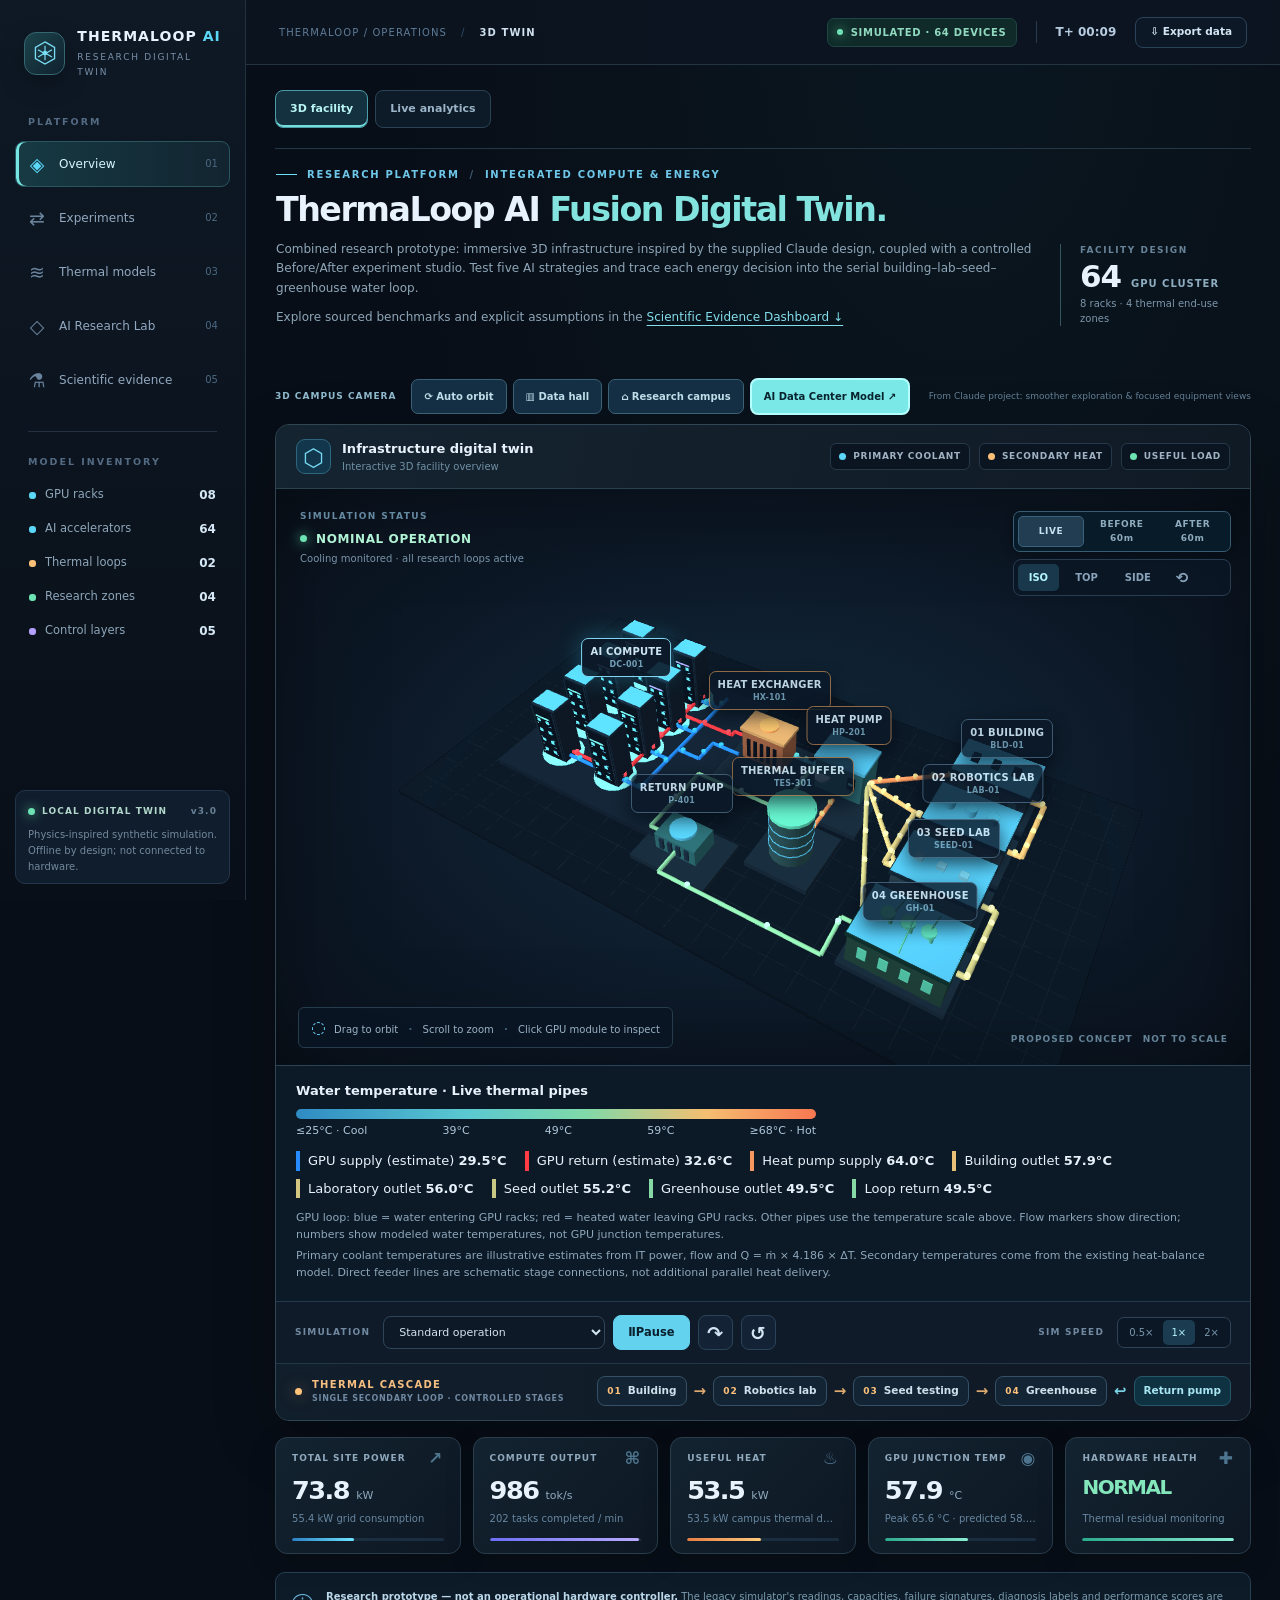
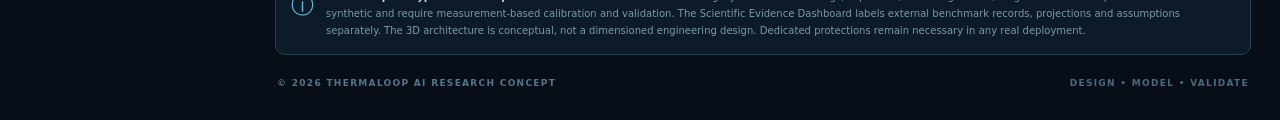
<file: index.html>
<!doctype html>
<html lang="en"><head><meta charset="utf-8"><meta name="viewport" content="width=device-width,initial-scale=1"><meta name="theme-color" content="#070c15"><meta name="description" content="ThermaLoop AI: interactive offline 3D digital twin of AI computing, heat recovery, and chip thermal diagnostics."><title>ThermaLoop AI | 64-GPU Allocation Digital Twin</title><style>:root{color-scheme:dark;--bg:#070b13;--panel:#0c1420;--panel2:#101d2b;--border:#233244;--text:#e8f2fc;--muted:#8096ac;--soft:#4f6981;--cyan:#5bd7f8;--blue:#55a6ff;--amber:#fbbf78;--green:#6de3b4;--purple:#b3a0ff;--pink:#ff7a99}*{box-sizing:border-box}html{scroll-behavior:smooth}body{margin:0;background:var(--bg);color:var(--text);font:13px/1.5 Inter,'Segoe UI',system-ui,-apple-system,sans-serif;letter-spacing:.02px}button,select,input{font:inherit}button{cursor:pointer}button:focus-visible,a:focus-visible,input:focus-visible,select:focus-visible{outline:2px solid var(--cyan);outline-offset:3px}a{text-decoration:none;color:inherit}.app{min-height:100vh;display:flex}.side{position:sticky;top:0;height:100vh;flex:0 0 246px;width:246px;border-right:1px solid #1c2a3b;background:linear-gradient(160deg,#0d1624,#09111c 65%);padding:26px 15px 16px;display:flex;flex-direction:column;z-index:3}.brand{display:flex;align-items:center;gap:12px;padding:0 9px 26px}.brand-mark{display:grid;place-items:center;color:#7adcf4;width:43px;height:43px;border-radius:12px;background:#102c42;border:1px solid #265775;box-shadow:0 0 23px #14759b1f}.brand-mark svg{width:28px;height:28px}.brand b{font-size:14px;letter-spacing:1.05px;white-space:nowrap}.brand-ai{color:var(--cyan)}.brand small{display:block;color:#7a90a8;font-size:9px;letter-spacing:1.75px;margin-top:3px}.side-group{color:#546b83;letter-spacing:2px;font-size:9.5px;font-weight:750;padding:8px 13px 12px}.menu{display:grid;gap:4px}.menu-item{height:43px;display:flex;align-items:center;gap:12px;color:#92a8bf;border:1px solid transparent;padding:0 11px;border-radius:9px;font-size:12px;transition:background .22s ease,color .22s ease,border-color .22s ease,box-shadow .22s ease}.menu-item>span{width:20px;text-align:center;color:#6a849d;font-size:19px}.menu-item em{margin-left:auto;font-size:10px;font-style:normal;color:#4c6881}.menu-item:hover{background:#142337}.menu-item.active{color:#d5f4fd;border-color:#214761;background:linear-gradient(90deg,#12334c,#132334);box-shadow:inset 3px 0 #56c9ee}.menu-item.active>span{color:var(--cyan)}.side-divider{height:1px;background:#243141;margin:25px 13px 15px}.inventory{display:grid;gap:16px;padding:5px 14px}.inventory>div{display:flex;align-items:center;gap:9px;color:#8da6b9;font-size:11.5px}.inventory strong{margin-left:auto;color:#d6e8f6;font-size:12px}.inv-bullet{width:7px;height:7px;border-radius:3px}.cyan{background:var(--cyan)}.amber{background:var(--amber)}.green{background:var(--green)}.purple{background:var(--purple)}.pink{background:var(--pink)}.gray{background:#879aad}.side-spacer{flex:1}.sidebar-info{padding:14px 12px 8px;border:1px solid #23354a;border-radius:10px;background:#101d2c}.online-line{display:flex;align-items:center;gap:7px;font-size:9px;font-weight:800;letter-spacing:1.1px;color:#b2d7cb;white-space:nowrap}.online-line i,.status-pill i,.pulse{height:7px;width:7px;background:var(--green);box-shadow:0 0 12px #65e0ac;border-radius:50%;display:inline-block}.online-line span{color:#698297;margin-left:auto}.sidebar-info p{font-size:10px;color:#73899e;line-height:1.6;margin:9px 0 0}.main{flex:1;min-width:0}.topbar{position:relative;display:flex;align-items:center;justify-content:space-between;height:65px;border-bottom:1px solid #1e2e41;padding:0 33px;background:#0b121c}.crumb{display:flex;gap:14px;align-items:center;letter-spacing:1.1px;font-size:10px;color:#cfe0ee}.crumb-dim{color:#5f7c97}.crumb-sep{color:#334f68}.top-right{display:flex;align-items:center;gap:19px}.status-pill{display:inline-flex;align-items:center;gap:8px;color:#91d9bf;background:#0f2a29;border:1px solid #1f4640;border-radius:7px;font-size:10px;padding:6px 9px;font-weight:750;letter-spacing:.7px}.status-pill i{height:6px;width:6px}.divider-v{height:22px;width:1px;background:#293a4c}.clock{font-size:12px;font-weight:800;color:#b7cce0;font-variant-numeric:tabular-nums}.btn{border:1px solid #2b4359;color:#d3e5f4;background:#132335;border-radius:8px;min-height:35px;padding:0 14px;font-weight:700;font-size:11.5px;white-space:nowrap;transition:background .15s,border .15s,transform .15s}.btn:hover{border-color:#5084a0;background:#1a354c}.btn:active{transform:scale(.97)}.btn-small{min-height:31px;font-size:10.5px}.btn-outline{background:#0c1825}.btn-primary{background:#63d2ee;border-color:#63d2ee;color:#09202d}.btn-primary:hover{background:#a1f0ff;color:#09202d}.btn-icon{padding:0;width:35px;font-size:19px}.btn-danger{color:#ffd0ca;background:#43272b;border-color:#7b4b4c}.btn-danger:hover{background:#673237}.content{padding:25px 29px 30px;max-width:1700px;margin:0 auto}.intro{display:flex;align-items:flex-end;justify-content:space-between;gap:20px;padding:2px 1px 24px}.overline{display:flex;align-items:center;gap:10px;font-weight:750;letter-spacing:1.7px;font-size:10px;color:#6ec7e9}.overline-line{display:inline-block;background:#6bdff8;width:21px;height:1px}.overline-slash{color:#425d73}.intro h1{font-size:clamp(23px,2.6vw,37px);line-height:1.17;margin:9px 0 10px;letter-spacing:-1.2px;font-weight:750}.intro h1 span{color:#7bdff2}.intro p{max-width:780px;margin:0;color:#8ea6b8;line-height:1.63;font-size:12px}.intro-side{min-width:190px;border-left:1px solid #2b465c;padding-left:19px;display:flex;flex-direction:column;align-items:flex-start;margin-bottom:2px}.id-label{color:#688398;font-size:9px;letter-spacing:1.5px;font-weight:800}.intro-side b{font-size:31px;line-height:1.25;letter-spacing:-1px}.intro-side b small{font-size:10px;color:#8fadc0;font-weight:650;letter-spacing:1px}.intro-side>span:last-child{color:#7d96aa;font-size:10px}.world-frame,.panel,.stat{background:linear-gradient(160deg,#0e1927,#0b1420);border:1px solid #24384c;box-shadow:0 8px 27px #02060c2b}.world-frame{border-radius:14px;overflow:hidden}.world-top{padding:14px 20px;display:flex;align-items:center;justify-content:space-between;gap:8px;border-bottom:1px solid #263a4f}.world-title{display:flex;gap:11px;align-items:center}.hex-mark{display:grid;place-items:center;width:35px;height:35px;background:#12364b;border:1px solid #2e657d;border-radius:9px;color:#76d9f3;font-size:24px}.world-title strong{display:block;font-size:13px}.world-title span:last-child{display:block;color:#7090a5;font-size:10px;margin-top:1px}.world-meta{display:flex;gap:9px;flex-wrap:wrap}.world-badge{display:flex;align-items:center;gap:7px;border:1px solid #263949;background:#0a1521;border-radius:6px;color:#a0b2c2;font-size:9px;font-weight:730;letter-spacing:.7px;padding:6px 8px}.little-dot{height:7px;width:7px;display:inline-block;border-radius:50%}.scene-stage{height:clamp(450px,45vw,610px);min-height:450px;position:relative;background:radial-gradient(ellipse 77% 80% at 50% 52%,#122a3c 0%,#0c1725 58%,#09111b 100%);overflow:hidden;isolation:isolate;touch-action:pan-y}#glCanvas{width:100%;height:100%;display:block;cursor:grab;position:relative;z-index:1;touch-action:none}#glCanvas:active{cursor:grabbing}.world-vignette{position:absolute;inset:0;box-shadow:inset 0 0 105px #0006;pointer-events:none;z-index:2}.fallback{position:absolute;left:40px;top:45%;font-size:16px;background:#102136;padding:20px;border:1px solid #4e7289;border-radius:12px}.scene-overlay{position:absolute;z-index:6;pointer-events:none}.overlay-top-left{left:24px;top:21px}.small-overline{font-size:9px;letter-spacing:1.4px;color:#6689a2;font-weight:750}.scene-state{display:flex;align-items:center;gap:9px;color:#b1f3d5;font-size:12px;margin-top:6px;letter-spacing:.6px}.scene-state.alert{color:#ffafaa}.scene-state.alert .pulse{background:#ff7a8e;box-shadow:0 0 12px #ff7a8e}.overlay-top-left small{font-size:10px;color:#7994a9}.overlay-top-right{right:19px;top:22px;pointer-events:auto}.camera-tools{display:flex;gap:5px;padding:4px;background:#0b1725c9;border:1px solid #2a3c50;border-radius:8px}.cam-btn{background:transparent;border:0;border-radius:5px;color:#88a3ba;padding:6px 11px;font-size:10px;font-weight:780}.cam-btn:hover,.cam-btn.active{background:#1a384c;color:#b2f6ff}.cam-btn.icon-cam{font-size:15px;padding:1px 9px}.world-help{position:absolute;z-index:5;left:22px;bottom:17px;font-size:10px;color:#9bb2c5;background:#091624cc;border:1px solid #263b4c;border-radius:6px;padding:7px 12px;pointer-events:none}.mouse-icon{font-size:17px;margin-right:5px;color:#67d4fa}.world-help b{color:#40647a;margin:0 7px}.world-scale{position:absolute;right:22px;bottom:19px;display:flex;gap:10px;color:#648397;font-size:9px;letter-spacing:1px;font-weight:780;pointer-events:none;z-index:4}.world-labels{position:absolute;inset:0;pointer-events:none;z-index:4}.node-label{position:absolute;transform:translate(-50%,-100%);border:1px solid #44627b;background:#0c1a2ae6;border-radius:7px;padding:5px 8px;white-space:nowrap;color:#cde5f3;font-size:10px;font-weight:750;letter-spacing:.2px;text-align:center;box-shadow:0 7px 18px #020b13bb;opacity:.91}.node-label small{display:block;color:#73a1b9;font-size:8px;font-weight:600}.node-label.active{border-color:#81d5f2;box-shadow:0 0 24px #32bfe855;opacity:1}.node-label.hot{border-color:#9d7249}.inspector{position:absolute;top:79px;right:20px;width:252px;max-height:calc(100% - 155px);overflow-y:auto;background:linear-gradient(160deg,#101e2df5,#0a1722f7);border:1px solid #3c6277;border-radius:10px;box-shadow:0 17px 45px #0009;z-index:8;padding:17px;display:none}.inspector.open{display:block}.inspector-top{display:flex;align-items:center;justify-content:space-between}.inspector-kicker{font-size:9px;font-weight:750;letter-spacing:1.15px;color:#7bcfe4}.inspector-kicker em{font-style:normal;color:#658aa0;margin-left:6px}#closeInspector{border:0;background:none;color:#89a3b9;font-size:23px;line-height:1;padding:0 3px}.inspector h3{font-size:17px;line-height:1.25;margin:9px 0 5px}.inspector p{font-size:11px;line-height:1.55;color:#99b2c4;margin:0 0 15px}.inspector-rows{border-top:1px solid #31485a}.inspector-rows>div{display:flex;align-items:start;justify-content:space-between;gap:9px;padding:10px 0;border-bottom:1px solid #263c4c;font-size:10px}.inspector-rows span{color:#7d9aaf}.inspector-rows strong{color:#e0edf5;text-align:right}.inspector-footer{font-size:9px;color:#6d92a4;line-height:1.4;margin-top:13px}.inspector-footer i{display:inline-block;width:5px;height:5px;border-radius:50%;background:#71d9bc;margin-right:5px}.world-toolbar{display:flex;justify-content:space-between;align-items:center;flex-wrap:wrap;gap:10px;padding:13px 19px;background:#101b2a;border-top:1px solid #24394d}.toolbar-left,.toolbar-right{display:flex;align-items:center;gap:8px}.toolbar-label{color:#7089a0;letter-spacing:1.25px;font-size:9px;font-weight:760;margin-right:5px}.world-toolbar select{color:#d3e3f1;border:1px solid #2f465a;border-radius:8px;padding:8px 35px 8px 11px;background:#0d1926;min-width:190px;font-size:11px}.speed-tabs{display:flex;align-items:center;border:1px solid #2e4355;border-radius:7px;padding:2px;background:#0b1724}.speed-tabs button{border:0;background:none;color:#7896ac;border-radius:5px;font-size:10px;padding:5px 9px}.speed-tabs button.active{color:#b4f4ff;background:#1a3b50}.stats-row{display:grid;grid-template-columns:repeat(5,minmax(0,1fr));gap:12px;margin-top:16px}.stat{border-radius:11px;padding:14px 16px 12px;min-width:0}.stat-label{display:flex;justify-content:space-between;gap:6px;color:#8fa8bc;letter-spacing:1.05px;font-size:9px;font-weight:780}.stat-label span{font-size:17px;color:#4e758f;line-height:.8}.stat-line{display:flex;gap:7px;align-items:baseline;margin-top:9px;height:36px}.stat-line b{font-size:clamp(21px,2vw,29px);letter-spacing:-.9px;font-variant-numeric:tabular-nums;line-height:1.2}.stat-line small{font-size:11px;color:#90aabd}.stat p{margin:0 0 12px;color:#6887a0;font-size:10px;white-space:nowrap;text-overflow:ellipsis;overflow:hidden}.stat-line-track{background:#1a2e40;height:3px;border-radius:5px;overflow:hidden}.stat-line-track i{display:block;height:100%;border-radius:5px;width:30%;transition:width .4s}.bar-cyan{background:linear-gradient(90deg,#2d81c3,#6ce3ff)}.bar-purple{background:linear-gradient(90deg,#6d6ef5,#baabff)}.bar-amber{background:linear-gradient(90deg,#e77e42,#ffcb7b)}.bar-green{background:linear-gradient(90deg,#2caa8c,#89edd3)}.health-value{font-size:20px!important;color:#84e6bb}.section-header{display:flex;align-items:end;justify-content:space-between;gap:15px;margin:29px 2px 15px}.section-number,.panel-eyebrow{color:#6aadd1;font-size:9px;font-weight:800;letter-spacing:1.6px}.section-header h2{font-size:21px;letter-spacing:-.35px;line-height:1.2;margin:5px 0 0}.section-caption{font-size:10px;color:#70899d}.analytic-grid{display:grid;grid-template-columns:1fr 1fr;gap:13px}.panel{border-radius:11px;padding:18px;min-width:0}.panel-top{display:flex;align-items:start;justify-content:space-between;gap:10px}.panel h3{font-size:15px;letter-spacing:-.1px;margin:5px 0 0}.panel-tag{background:#0e2f3b;border:1px solid #1d5b6a;color:#8ee0f2;font-size:9px;font-weight:760;border-radius:5px;padding:4px 7px;letter-spacing:.8px}.panel-tag.green{background:#113127;color:#82e3b5;border-color:#265343}.panel-tag.warn{background:#382025;color:#ffc6aa;border-color:#804956}.chart-legend{display:flex;gap:17px;margin:19px 0 4px;flex-wrap:wrap;font-size:10px;color:#849daf}.chart-legend span{display:flex;gap:6px;align-items:center}.chart-legend i{display:inline-block;border-radius:50%;width:7px;height:7px}.chart{display:block;width:100%;height:192px}.chart-foot{display:flex;align-items:center;justify-content:space-between;color:#7c98ab;font-size:10px;border-top:1px solid #243649;padding-top:10px}.chart-foot b{color:#cde6f3}.config-grid{display:grid;grid-template-columns:1.08fr .92fr;gap:13px}.strategies,.controls{min-height:395px}.strategy-list{margin-top:13px}.strategy{display:flex;align-items:center;gap:12px;border-bottom:1px solid #253648;padding:11px 0;min-height:61px;cursor:pointer}.strategy:last-child{border-bottom:0}.strategy-num{background:#152b3f;border:1px solid #244661;border-radius:6px;color:#5bb7e5;width:30px;height:30px;display:grid;place-items:center;font-size:10px;font-weight:800}.strategy-content{flex:1;min-width:0}.strategy-content strong{font-size:11px;display:block;font-weight:750}.strategy-content small{display:block;font-size:10px;color:#69879b;margin-top:2px}.strategy input{position:absolute;opacity:0;width:1px;height:1px}.switch{width:35px;height:19px;border-radius:12px;background:#34485b;position:relative;flex:0 0 35px;transition:background .2s}.switch:before{content:'';position:absolute;width:13px;height:13px;left:3px;top:3px;background:#9aafbf;border-radius:50%;transition:transform .2s}.strategy input:checked+.switch{background:#176980}.strategy input:checked+.switch:before{transform:translateX(16px);background:#a8f8ff}.ranges{display:grid;gap:23px;margin:24px 2px 28px}.ranges label{font-size:11px;color:#9cb4c6;display:block}.ranges label strong{float:right;color:#d4eafd;font-variant-numeric:tabular-nums}.ranges input{display:block;appearance:none;width:100%;height:4px;margin-top:15px;background:#203a4e;border-radius:4px;accent-color:#63d9f7}.ranges input::-webkit-slider-thumb{appearance:none;border-radius:50%;height:13px;width:13px;border:2px solid #152c3c;background:#71e0ff;box-shadow:0 0 0 2px #4796b0}.ranges input::-moz-range-thumb{border:2px solid #152c3c;background:#71e0ff;width:12px;height:12px;border-radius:50%}.details-bar{display:grid;grid-template-columns:repeat(4,1fr);border:1px solid #254052;background:#101f2c;border-radius:8px;padding:12px 3px}.details-bar>div{border-right:1px solid #294354;padding:0 8px;min-width:0}.details-bar>div:last-child{border:0}.details-bar small{color:#67899c;font-size:8px;letter-spacing:.7px;display:block}.details-bar b{display:block;font-size:15px;white-space:nowrap;margin-top:2px}.diagnostics-grid{display:grid;grid-template-columns:.9fr 1.1fr;gap:13px;margin-top:13px}.gpu-matrix{display:grid;grid-template-columns:repeat(8,minmax(0,1fr));gap:6px;margin:24px 0 12px}.gpu-cell{position:relative;height:36px;border-radius:5px;background:#16608e;display:flex;justify-content:center;align-items:center;font-size:10px;font-weight:750;text-shadow:0 1px #0006;cursor:pointer;border:1px solid #ffffff20;color:white}.gpu-cell:hover{outline:2px solid #dbfbff}.gpu-cell.active{outline:2px solid #fff;box-shadow:0 0 0 2px #63d9f7,0 0 18px #63d9f766;transform:translateY(-1px)}.heat-key{display:flex;align-items:center;gap:12px;color:#738fa7;font-size:9px;font-weight:760}.heat-key div{height:5px;flex:1;border-radius:6px;background:linear-gradient(90deg,#136998,#26b2bb,#dfa15d,#fa745a,#d03865)}.diag-metrics{display:grid;grid-template-columns:1fr 1fr;gap:10px;margin-top:24px}.diag-metrics>div{background:#122438;border:1px solid #243e52;border-radius:8px;padding:10px 12px}.diag-metrics small{color:#6f91a7;font-size:9px;letter-spacing:1px;display:block}.diag-metrics b{display:block;margin-top:6px;font-size:12px}.experiments>p{color:#859db1;font-size:11px;line-height:1.7;margin:13px 0 15px}.fault-buttons{display:flex;gap:10px;flex-wrap:wrap}.bench{background:#0c1b2a;border:1px solid #274256;border-radius:9px;padding:13px 14px;margin-top:18px}.bench>div:first-child{display:flex;justify-content:space-between;align-items:center;gap:10px}.bench>div:first-child span{font-size:9px;letter-spacing:.8px;color:#85a4b9;font-weight:750}.bench>div:first-child strong{font-size:16px;color:#8ce2ce}.bench-caption{color:#6c8b9f;font-size:9px;margin-top:5px}.bench-values{display:grid;grid-template-columns:1fr 1fr;gap:10px;margin:12px 0}.bench-values>div{border:1px solid #2c4054;border-radius:7px;padding:8px 10px}.bench-values small{display:block;color:#6e8fa6;font-size:9px}.bench-values b{display:block;color:#d0e7f6;font-size:12px}.event-header{font-weight:760;font-size:10px;letter-spacing:1.1px;color:#7ea9c3;margin:19px 0 8px;display:flex;justify-content:space-between}.event-header button{border:0;background:none;color:#83bad2;font-size:10px}.events{max-height:115px;overflow-y:auto}.event{padding:7px 0;color:#89a6b8;font-size:10px;line-height:1.45;display:flex;gap:11px;border-bottom:1px solid #243548}.event time{color:#6084a3;white-space:nowrap}.event.warn{color:#ffbb91}.event.good{color:#8cebc1}.bottom-note{border:1px solid #274154;border-radius:10px;padding:15px;margin-top:18px;display:flex;gap:12px;background:#0d1a27;color:#799bad}.bottom-note>span{font-size:23px;color:#67b1d3}.bottom-note p{margin:0;font-size:10px;line-height:1.7}.bottom-note strong{color:#bbd8ea}footer{display:flex;justify-content:space-between;gap:10px;padding:22px 2px 0;color:#54758b;font-size:9px;font-weight:750;letter-spacing:1.3px}footer span{color:#496b7f}
@media(max-width:1220px){.side{flex-basis:218px;width:218px}.content{padding:22px}.world-meta{gap:4px}.world-badge{font-size:8px}.stat{padding:12px}.stat-line b{font-size:21px}.stat-label{font-size:8px}.intro-side{display:none}}@media(max-width:1000px){.side{display:none}.content{padding:22px}.scene-stage{height:520px}.stats-row{grid-template-columns:repeat(3,minmax(0,1fr))}}@media(max-width:750px){.topbar{padding:0 14px;height:56px}.top-right{gap:8px}.top-right .btn span,.crumb-dim,.crumb-sep,.world-meta{display:none}.content{padding:17px 12px}.intro h1{font-size:27px}.intro p{font-size:11px}.intro{padding-bottom:17px}.scene-stage{height:490px;min-height:490px}.scene-overlay.overlay-top-left{left:12px;top:12px}.scene-overlay.overlay-top-right{top:12px;right:10px}.cam-btn{padding:5px 7px}.inspector{width:210px;right:9px;top:62px;padding:12px;max-height:340px}.world-help{font-size:9px;left:10px;bottom:10px}.world-scale{display:none}.world-toolbar{padding:10px;gap:10px}.toolbar-label{display:none}.toolbar-left{flex-wrap:wrap}.world-toolbar select{min-width:158px;font-size:10px;max-width:190px}.stats-row{grid-template-columns:repeat(2,minmax(0,1fr));gap:8px}.stat-line b{font-size:25px}.analytic-grid,.config-grid,.diagnostics-grid{grid-template-columns:1fr}.section-caption{display:none}.section-header h2{font-size:20px}.node-label{font-size:8px;padding:3px 5px}.node-label small{display:none}.scene-stage:has(.inspector.open) .node-label{display:none}}@media(max-width:400px){.toolbar-right{display:none}.world-title strong{font-size:11px}.world-title span:last-child{font-size:9px}.stat-line b{font-size:22px}.intro h1{font-size:24px}.scene-stage{height:450px;min-height:450px}}

/* Heat-recovery sequence: always visible and navigable as a facility breadcrumb. */
.cascade-strip{display:flex;align-items:center;gap:16px;padding:12px 19px 14px;background:linear-gradient(90deg,#111e2b,#101925);border-top:1px solid #243747;flex-wrap:wrap}
.cascade-title{display:flex;align-items:center;gap:10px;white-space:nowrap;flex:0 0 auto;font-size:10px;font-weight:800;letter-spacing:1.3px;color:#f7be82}
.cascade-title small{display:block;color:#7088a1;font-size:8px;letter-spacing:.7px;font-weight:650;padding-top:1px}
.cascade-led{width:7px;height:7px;background:#ffc27a;box-shadow:0 0 15px #f7b66f88;border-radius:50%}
.cascade-route{display:flex;align-items:center;gap:7px;flex:1 1 580px;justify-content:flex-end;flex-wrap:wrap}
.cascade-route button{display:inline-flex;align-items:center;gap:6px;border:1px solid #345066;background:#132435;border-radius:8px;color:#cfdfeb;font-size:10.5px;font-weight:700;padding:6px 9px;transition:background .2s,border-color .2s,transform .2s;white-space:nowrap}
.cascade-route button:hover,.cascade-route button:focus-visible{background:#1f3b50;border-color:#5cbdcd;transform:translateY(-1px)}
.cascade-route button i{font:800 9px/1 system-ui;color:#ffc27a;letter-spacing:1px;font-style:normal}
.cascade-arrow{font-size:15px;color:#dda96e;font-weight:900}
.cascade-arrow.cool{color:#7bd4e6}
.cascade-route .return-stage{background:#0f3242;border-color:#265769;color:#a8e5f2}
@media(max-width:1050px){.cascade-strip{align-items:flex-start}.cascade-route{justify-content:flex-start;gap:6px}}
@media(max-width:550px){.cascade-strip{padding:12px}.cascade-route{gap:5px}.cascade-route button{padding:6px;font-size:9px}.cascade-route button i{font-size:8px}.cascade-arrow{font-size:12px}.cascade-title{font-size:10px}}

/* v3 - side-by-side experimental comparison */
.scene-compare-switch{display:flex;gap:4px;background:#091d2beb;border:1px solid #385c72;border-radius:7px;padding:4px;margin-bottom:7px;justify-content:space-between;box-shadow:0 4px 18px #0006}
.scene-compare-switch button{min-height:27px;flex:1;background:transparent;border:1px solid transparent;color:#8facbe;border-radius:5px;cursor:pointer;font-size:9px;font-weight:800;letter-spacing:.6px}
.scene-compare-switch button:first-child.active{color:#c4e2ef;border-color:#3a627b;background:#223c52}
.scene-compare-switch button:nth-child(2).active{color:#ffbf9f;border-color:#875940;background:#392922}
.scene-compare-switch button:last-child.active{color:#adf3ff;border-color:#306e7c;background:#154053}
.scene-compare-switch button:focus-visible{outline:2px solid #a8f1ff}
.compare-lab{margin:0 0 19px;border:1px solid #355269;border-radius:16px;background:linear-gradient(125deg,#101d2f,#0a1421 62%,#122230);box-shadow:0 18px 50px #020a1640;overflow:hidden}
.compare-top{padding:24px 25px 17px;display:flex;align-items:flex-start;gap:22px;justify-content:space-between;flex-wrap:wrap}
.compare-kicker{display:flex;align-items:center;gap:9px;text-transform:uppercase;letter-spacing:2px;color:#6dcced;font-size:10px;font-weight:800}
.compare-kicker:before{content:'';width:19px;height:2px;background:#76e1fc}
.compare-top h2{font-size:clamp(24px,2.7vw,37px);letter-spacing:-1.1px;margin:7px 0 5px;line-height:1.13;color:#f0f8ff}
.compare-top h2 span{color:#7de5f7}
.compare-top p{color:#8eabc2;font-size:11px;line-height:1.7;max-width:760px;margin:5px 0 0}
.compare-controls{display:flex;gap:7px;flex-wrap:wrap;align-items:center}
.compare-controls button{border:1px solid #365774;border-radius:8px;min-height:34px;background:#152638;color:#c9e8f6;padding:6px 12px;font-weight:730;font-size:11px;cursor:pointer}
.compare-controls button:hover{background:#23445b}
.compare-controls button:focus-visible{outline:2px solid #a8f1ff}
.compare-controls button.primary{background:#75daf5;color:#051d2c;border-color:#90eaff}
.compare-method{padding:10px 25px;color:#b1c7d7;font-size:10px;background:#142536;border-top:1px solid #24405b;border-bottom:1px solid #24405b;display:flex;gap:10px;align-items:center;flex-wrap:wrap}
.compare-method strong{color:#b9e9fa}
.compare-method .method-dot{display:inline-block;width:5px;height:5px;border-radius:50%;background:#69d9ad}
.compare-scoreboard{padding:19px 22px 12px;display:grid;grid-template-columns:minmax(0,1fr) minmax(160px,.48fr) minmax(0,1fr);gap:12px;align-items:stretch}
.compare-case{min-width:0;border:1px solid #395065;border-radius:12px;background:#0e1928;padding:18px;position:relative;overflow:hidden}
.compare-case:before{content:'';position:absolute;height:2px;left:0;right:0;top:0;background:#ba8b70}
.compare-case.after{border-color:#236d7e;background:linear-gradient(135deg,#0d2531,#0a1e2b 72%)}
.compare-case.after:before{background:#57d8ef;box-shadow:0 0 18px #61d9fa}
.case-heading{display:flex;justify-content:space-between;align-items:center;gap:8px;font-weight:790;letter-spacing:1.3px;font-size:10px;color:#dcad93}
.case-heading .case-chip{font-size:9px;border:1px solid #725947;color:#e3b89e;padding:4px 8px;border-radius:5px;background:#332920;white-space:nowrap}
.after .case-heading{color:#70e6f5}.after .case-heading .case-chip{background:#113643;border-color:#256779;color:#86e5f5}
.case-number{display:flex;gap:8px;align-items:baseline;margin-top:10px;line-height:1}
.case-number strong{font-size:clamp(34px,3.75vw,54px);letter-spacing:-2.5px;font-variant-numeric:tabular-nums}
.case-number small{font-size:13px;color:#91a9bb;letter-spacing:0}
.case-caption{margin:5px 0 11px;font-size:11px;color:#8ca6b9}
.case-meter{height:8px;background:#213547;border-radius:8px;overflow:hidden;margin:3px 0 16px}
.case-meter span{display:block;height:100%;background:linear-gradient(90deg,#9b6457,#eea877);border-radius:8px;transition:width .35s}
.after .case-meter span{background:linear-gradient(90deg,#247e97,#79e7ed)}
.case-mini{display:grid;grid-template-columns:repeat(2,minmax(0,1fr));gap:8px 13px;margin-top:8px}
.case-mini>div{background:#122234;border:1px solid #273e50;border-radius:7px;padding:10px 9px;min-width:0}
.case-mini small{font-size:9px;color:#809bb0;display:block;letter-spacing:.45px}
.case-mini b{font-size:17px;font-variant-numeric:tabular-nums;display:block;letter-spacing:-.3px;margin-top:3px;white-space:nowrap}
.case-mini b span{font-size:10px;color:#8da5b8;font-weight:650}
.case-map-title{display:flex;justify-content:space-between;gap:6px;color:#91b3c4;font-size:9px;font-weight:780;letter-spacing:.6px;margin:17px 0 6px}
.case-heatmap{display:grid;grid-template-columns:repeat(8,minmax(0,1fr));gap:4px}
.case-heatmap i{border:1px solid #ffffff1b;aspect-ratio:1.4;border-radius:3px;min-width:0;transition:background .3s}
.case-foot{font-size:9px;color:#6e93ac;margin:10px 0 0;min-height:15px}
.compare-delta{display:flex;flex-direction:column;align-items:center;justify-content:center;padding:15px 5px;border:1px solid #2f4960;border-radius:12px;background:radial-gradient(ellipse at center,#143147,#0a1826 80%);text-align:center}
.compare-delta small{text-transform:uppercase;letter-spacing:1.7px;color:#83a7bd;font-size:9px;font-weight:760}
.compare-delta .delta-arrow{display:flex;align-items:center;gap:15px;font-size:22px;color:#71d7f1;margin:17px 0 12px}
.compare-delta .delta-arrow:before,.compare-delta .delta-arrow:after{content:'';width:26px;height:1px;background:#3b6075}
.compare-delta strong{font-size:clamp(28px,2.7vw,43px);letter-spacing:-1.5px;line-height:1.1;color:#8ce8be;word-break:break-word}
.compare-delta strong.negative{color:#ffab98}
.compare-delta p{font-size:10px;color:#a3c5d4;line-height:1.65;margin:11px 8px 8px}
.compare-delta .delta-detail{border-top:1px solid #305067;margin-top:10px;padding-top:12px;color:#e5f5fc;font-weight:720;font-size:12px}
.compare-bottom{display:grid;grid-template-columns:1fr 1fr;gap:12px;padding:0 22px 22px}
.compare-panel{border:1px solid #30485e;border-radius:11px;background:#0c1826;padding:15px 17px;min-width:0}
.compare-panel-head{display:flex;justify-content:space-between;align-items:start;gap:12px;flex-wrap:wrap}
.compare-panel-head strong{font-size:13px;letter-spacing:-.1px}.compare-panel-head small{font-size:10px;color:#7395ae}
.compare-line-legend{font-size:10px;color:#a9bbcd;display:flex;gap:15px;flex-wrap:wrap;margin:13px 0 4px}
.compare-line-legend i{height:3px;width:14px;display:inline-block;vertical-align:middle;margin-right:5px}
.compare-canvas{display:block;width:100%;height:171px;margin-top:5px}
.tech-impact{display:grid;gap:7px;margin-top:11px}
.impact-item{display:grid;grid-template-columns:1fr 95px;gap:6px 12px;align-items:center;padding:8px 0;border-bottom:1px solid #1e3649}
.impact-item:last-child{border:0}
.impact-item strong{font-size:11px;color:#d6ecf7}.impact-item small{font-size:9.5px;color:#769aaf;display:block;line-height:1.45;margin-top:2px}
.impact-item .effect{text-align:right;font-size:11px;font-weight:790;color:#83e8bf;font-variant-numeric:tabular-nums}.impact-item .effect.none{color:#91a9bd}.impact-item .effect.cost{color:#ffad9e}
.impact-rail{grid-column:1/-1;height:3px;background:#20354a;border-radius:4px;overflow:hidden}.impact-rail i{height:100%;background:#66d7e9;display:block;width:0;transition:width .35s}
.compare-explain{border:1px solid #2a5267;background:linear-gradient(110deg,#10283a,#0f1e2d);padding:12px 17px;margin:0 22px 22px;border-radius:9px;font-size:11px;color:#9fbfd0;line-height:1.7}
.compare-explain b{color:#d2ecf8}
@media(max-width:1200px){.compare-scoreboard{grid-template-columns:1fr 1fr}.compare-delta{grid-column:1/-1;grid-row:2;padding:10px}.compare-delta .delta-arrow{display:none}.compare-delta .delta-detail{margin:4px;padding:5px}.compare-delta p{margin:6px}}
@media(max-width:800px){.compare-scoreboard,.compare-bottom{grid-template-columns:1fr}.compare-scoreboard{padding:12px}.compare-delta{grid-column:auto;grid-row:auto}.compare-top{padding:18px 14px}.compare-method{padding:9px 14px}.compare-bottom{padding:0 12px 12px}.compare-explain{margin:0 12px 14px}}
@media(max-width:600px){.compare-scoreboard{gap:9px}.compare-case{padding:13px}.case-number strong{font-size:38px}.case-mini b{font-size:15px}.compare-delta strong{font-size:28px}.compare-top h2{font-size:27px}}

/* ===== FUSION LAB | Integrated from the user's reference project and controlled A/B twin ===== */
.fusion-studio{margin:18px 0 22px;padding:25px;background:radial-gradient(circle at 91% 0%,#2e5d7350,transparent 36%),linear-gradient(138deg,#101e30,#0b1421);border:1px solid #35566a;border-radius:16px;box-shadow:0 10px 38px #02070d66}
.fusion-heading{display:flex;align-items:flex-start;justify-content:space-between;gap:15px}.fusion-eyebrow{color:#80e7f0;font-size:10px;letter-spacing:1.5px;font-weight:800}.fusion-heading h2{font-size:clamp(20px,2vw,28px);line-height:1.18;margin:9px 0 9px;letter-spacing:-.7px}.fusion-heading p{margin:0;color:#86a7b9;font-size:11px;max-width:650px}.fusion-tag{border:1px solid #496377;background:#173045;color:#afd9e8;padding:8px 10px;border-radius:7px;font-size:9px;letter-spacing:.4px;font-weight:800;white-space:nowrap}
.fusion-presets{display:grid;grid-template-columns:repeat(3,minmax(0,1fr));gap:9px;margin-top:22px}.fusion-preset{background:#11273a;border:1px solid #26465c;color:#d8ecf6;text-align:left;padding:14px;border-radius:10px;min-height:111px;display:flex;flex-direction:column;gap:7px;transition:.2s}.fusion-preset:hover{background:#1b3851;transform:translateY(-2px);border-color:#72d1e8}.fusion-preset.active{border-color:#82dce9;background:linear-gradient(130deg,#12384b,#112537);box-shadow:inset 3px 0 #7de3f5}.fusion-preset span{color:#84d2e9;font-weight:800;letter-spacing:1.1px;font-size:9px}.fusion-preset strong{font-size:12px}.fusion-preset small{font-size:10px;color:#91adbf;line-height:1.45}.fusion-preset-all{background:#173b3c;border-color:#286a64}
.fusion-scrubbar{margin-top:17px;padding:14px 17px;display:grid;grid-template-columns:minmax(160px,240px) 1fr auto;align-items:center;gap:17px;background:#0b1b29;border:1px solid #2b4558;border-radius:10px}.fusion-scrubbar label{font-size:11px;color:#9ec1d2}.fusion-scrubbar label strong{font-size:16px;color:#fff}.fusion-scrubbar input{accent-color:#74e4f0;width:100%}.fusion-scrub-btns{display:flex;gap:6px;flex-wrap:wrap}.fusion-scrub-btns button,.fusion-camera button{border:1px solid #3b6176;background:#142e43;color:#bddde9;border-radius:7px;padding:9px 12px;font-size:10px;font-weight:750}.fusion-scrub-btns button:hover,.fusion-camera button:hover{border-color:#80dbea;background:#204962}
.fusion-compare-rows{margin:18px 0 20px;display:grid;grid-template-columns:repeat(3,minmax(0,1fr));gap:9px}.fusion-measure{border:1px solid #2b4356;background:#0d1a28;border-radius:10px;padding:13px}.fusion-measure h4{margin:0 0 11px;color:#a9cada;font-size:11px;letter-spacing:.3px}.fusion-measure .fm-row{display:flex;justify-content:space-between;gap:7px;align-items:center;font-variant-numeric:tabular-nums}.fusion-measure .fm-row span{color:#f6ba97;font-weight:750;font-size:17px}.fusion-measure .fm-row strong{color:#82ecf3;font-size:17px}.fusion-measure .fm-bars{margin:10px 0;height:6px;display:flex;gap:6px}.fusion-measure .fm-bars div{height:100%;border-radius:3px;background:#263c51;flex:1;overflow:hidden}.fusion-measure .fm-bars i{display:block;height:100%;background:#f4a47d}.fusion-measure .fm-bars div:last-child i{background:#55d8ea}.fusion-measure p{margin:4px 0 0;font-size:10px;color:#8fafc0}.fusion-measure b{color:#d8ecf4}
.fusion-cascade-wrap{background:#081723;border:1px solid #294356;border-radius:11px;padding:18px}.fusion-cascade-head{display:flex;align-items:center;justify-content:space-between;gap:10px;color:#d2e9f6;font-size:12px}.fusion-cascade-head strong span{color:#86a7b9;font-weight:450;font-size:10px;margin-left:10px}.fusion-cascade-head>span{font-size:10px;color:#95dacc}.fusion-cascade{display:flex;align-items:stretch;gap:0;overflow-x:auto;padding:22px 0 8px}.fusion-stage{flex:1 0 126px;min-width:110px;position:relative;background:#10253a;border:1px solid #305069;border-radius:9px;padding:12px 11px 10px;min-height:103px}.fusion-stage:after{content:'→';position:absolute;right:-17px;top:37px;font-size:19px;color:#8bd6eb;z-index:2;text-shadow:0 0 8px #000;pointer-events:none}.fusion-stage:last-child:after{display:none}.fusion-stage+ .fusion-stage{margin-left:17px}.fusion-stage small{font-size:9px;font-weight:800;color:#87aaba;display:block}.fusion-stage strong{display:block;font-size:12px;color:#e6f4f9;margin:8px 0 4px}.fusion-stage b{color:#fbbf83;font-size:17px}.fusion-stage em{font-size:9px;color:#96b5bf;font-style:normal;display:block;margin-top:4px}.fusion-stage .fusion-flow{height:4px;border-radius:3px;background:linear-gradient(90deg,#f6ab69,#e2c884);margin-top:8px}.fusion-cascade-note{display:flex;flex-wrap:wrap;gap:12px;justify-content:space-between;color:#7399af;font-size:9.5px;line-height:1.6;padding-top:9px}
.fusion-explain{padding:15px 17px;border:1px solid #386274;background:#112e40;border-radius:10px;margin-top:14px;color:#b8d7e4;font-size:11px;line-height:1.7}.fusion-explain strong{color:#e1f5fa}.fusion-camera{display:flex;gap:6px;align-items:center;margin:20px 0 9px;flex-wrap:wrap}.fusion-camera>span:first-child{font-size:9px;letter-spacing:1px;color:#8fb9cc;font-weight:750;margin-right:9px}.fusion-camera-hint{color:#637f94;font-size:9px;margin-left:auto}
@media(max-width:1080px){.fusion-presets{grid-template-columns:repeat(2,minmax(0,1fr))}.fusion-compare-rows{grid-template-columns:repeat(2,minmax(0,1fr))}.fusion-scrubbar{grid-template-columns:1fr 1fr}.fusion-scrub-btns{grid-column:1/-1}}
@media(max-width:600px){.fusion-studio{padding:14px;margin:12px 0}.fusion-heading{display:block}.fusion-tag{display:inline-block;margin-top:12px}.fusion-presets,.fusion-compare-rows{grid-template-columns:1fr}.fusion-preset{min-height:88px}.fusion-scrubbar{display:flex;flex-direction:column;align-items:stretch}.fusion-camera-hint{display:none}.fusion-stage{flex-basis:142px}}

/* SATURATION-AWARE COMPARISON · distinguishes absolute power from useful output */
.efficiency-summary{display:grid;grid-template-columns:repeat(3,minmax(0,1fr));gap:12px;margin:0 22px 19px}
.efficiency-card{position:relative;overflow:hidden;min-width:0;padding:18px 18px 16px;border-radius:12px;border:1px solid #36546c;background:linear-gradient(135deg,#13273a,#0e1c2b)}
.efficiency-card.primary{border-color:#3b8c8a;background:linear-gradient(135deg,#103a3b,#102a37)}
.efficiency-card .eff-tag{color:#9fbbce;font-size:9px;letter-spacing:1.1px;font-weight:800;text-transform:uppercase}
.efficiency-card .eff-numeral{font-size:clamp(23px,2.7vw,35px);letter-spacing:-1px;font-weight:780;line-height:1.3;font-variant-numeric:tabular-nums;margin:5px 0 3px;color:#9debe4}
.efficiency-card.warning .eff-numeral{color:#ffc49b}.efficiency-card .eff-caption{color:#9eb8c9;font-size:10px;line-height:1.5}
.efficiency-card .eff-foot{color:#688da5;font-size:10px;margin-top:8px;line-height:1.5}
.capacity-notice{margin:0 22px 17px;display:flex;gap:12px;align-items:start;border:1px solid #4c6677;border-left:4px solid #f3b77e;background:#1d2833;border-radius:8px;padding:13px 14px;color:#b5cddd;font-size:11px;line-height:1.6}
.capacity-notice b{color:#f8d29e}.capacity-notice.good{border-left-color:#60d2c4;background:#132a32}
.capacity-notice.good b{color:#82e7d8}.capacity-notice .capacity-icon{font-size:21px;line-height:1;color:#f3b77e;flex:0 0 25px}.capacity-notice.good .capacity-icon{color:#82e7d8}
@media(max-width:900px){.efficiency-summary{grid-template-columns:1fr;margin:0 12px 14px}.capacity-notice{margin:0 12px 14px}}


/* GPU LAB — device-level allocation, actual per-device synthetic simulation */
.gpu-lab{margin:22px 0 27px;padding:22px;border-radius:16px;border:1px solid #365875;background:radial-gradient(ellipse at 85% 1%,#183c4f66,transparent 41%),linear-gradient(150deg,#101e2e,#0a1522);box-shadow:0 15px 45px #0005}
.gpu-lab-head{display:flex;justify-content:space-between;align-items:start;gap:22px}.gpu-lab-eyebrow{font-size:9px;letter-spacing:1.5px;font-weight:800;color:#7bdff3}.gpu-lab h2{font-size:25px;letter-spacing:-.5px;margin:7px 0}.gpu-lab-head p{color:#92acbf;font-size:11px;max-width:720px;line-height:1.7;margin:0}.gpu-lab-head p strong{color:#fbc28b}.gpu-lab-actions{display:flex;gap:8px;flex-wrap:wrap}.gpu-lab button{background:#133247;color:#caeffb;border:1px solid #34607b;border-radius:8px;padding:9px 11px;font-weight:720;font-size:10px;cursor:pointer}.gpu-lab button:hover{background:#1c4960;border-color:#6fcbe9}.gpu-lab select{background:#0d2133;color:#e2f2fc;border:1px solid #35566c;border-radius:6px;padding:8px;min-width:135px;font-size:11px}.gpu-lab-bar{display:flex;gap:12px;align-items:center;flex-wrap:wrap;background:#0b1a2a;border:1px solid #233f54;border-radius:10px;padding:12px 13px;margin:16px 0}.gpu-lab-bar label{display:flex;align-items:center;gap:8px;color:#89aabd;font-size:10px}.gpu-lab-bar label[for="gpuMinuteSelect"]{flex:1;min-width:135px}.gpu-lab-bar input[type=range]{width:100%;accent-color:#6fe1e5}.gpu-lab-bar>strong{font-size:10px;color:#a6e8eb}.gpu-lab-bar button{white-space:nowrap}.gpu-twin-compare{display:grid;grid-template-columns:1fr 1fr .8fr;gap:12px}.gpu-before,.gpu-after,.gpu-diff{border:1px solid #2c465f;background:#101f30;border-radius:11px;padding:15px 17px;min-width:0}.gpu-before{border-top:3px solid #f0aa7c}.gpu-after{border-top:3px solid #76e1e1}.gpu-before header,.gpu-after header{display:flex;justify-content:space-between;gap:7px;color:#b9d4e4;font-size:10px}.gpu-before header span{color:#fab782;font-weight:800}.gpu-after header span{color:#7ae7de;font-weight:800}.gpu-main-value{font-size:36px;font-weight:790;line-height:1.35;letter-spacing:-1.3px;margin-top:7px}.gpu-bigunit{font-size:10px;color:#7797ab}.gpu-perf{margin-top:13px;padding-top:12px;border-top:1px solid #294154;font-size:10px;color:#aac6d8;line-height:1.9}.gpu-diff{display:flex;flex-direction:column;justify-content:center;border-color:#398785;background:#12303a}.gpu-diff small{color:#87c7d2;font-size:10px}.gpu-diff h3{font-size:29px;margin:5px 0 0;color:#96ebd4}.gpu-diff h3.negative{color:#ffb38a}.gpu-diff p{color:#92b7bf;font-size:10px;margin:0 0 8px}.gpu-diff b{color:#dbf6f9;font-size:17px}.gpu-diff span{color:#8eb4c5;font-size:9px;margin-bottom:6px}.gpu-inspection-grid{display:grid;grid-template-columns:1fr 1.05fr;gap:13px;margin-top:13px}.gpu-inspection-left,.gpu-inspection-right{border-radius:12px;border:1px solid #2c4558;background:#0d1b2a;padding:18px;min-width:0}.gpu-subtitle{display:flex;justify-content:space-between;gap:8px;align-items:center;margin-bottom:13px}.gpu-subtitle strong{font-size:12px;color:#e5f4fb}.gpu-subtitle small{font-size:9px;color:#779db2}.gpu-map-labels{display:grid;grid-template-columns:1fr 1fr;gap:9px;margin-bottom:8px}.gpu-map-labels span{font-size:9px;letter-spacing:.65px;color:#a7c1d1;font-weight:800}.gpu-map-pair{display:grid;grid-template-columns:1fr 1fr;gap:9px}.gpu-ab-map{display:grid;grid-template-columns:repeat(8,minmax(0,1fr));gap:3px}.gpu-ab-map button{height:23px;min-width:0;padding:0;border:1px solid #ffffff25;border-radius:3px;color:#fff;font-size:0;transition:transform .12s}.gpu-ab-map button:hover,.gpu-ab-map button.selected{border-color:white;box-shadow:0 0 0 1px #fff,0 0 10px #92e7fe73;z-index:1;transform:scale(1.10)}.gpu-map-legend{display:flex;gap:7px;align-items:center;color:#7e9cb0;font-size:9px;margin:10px 0 22px}.gpu-map-legend i{height:5px;flex:1;border-radius:5px;background:linear-gradient(90deg,#175276,#29a1b3,#efb36f,#f8717c)}.gpu-selected-eight strong{font-size:11px;color:#d4ebf6}.gpu-rack-tiles{display:grid;grid-template-columns:repeat(4,1fr);gap:7px;margin-top:12px}.gpu-rack-tiles button{padding:11px 8px;text-align:left;display:grid;gap:6px;background:#13283b;color:#a3d5e7;min-width:0}.gpu-rack-tiles button.selected{border-color:#88eef1;background:#16485a}.gpu-rack-tiles strong{font-size:11px;color:#e7f9ff}.gpu-rack-tiles small{font-size:10px;color:#a0cbd8}.gpu-rack-tiles em{font-size:9px;color:#7397b0;font-style:normal}.gpu-table{display:grid;grid-template-columns:1fr 1fr;gap:6px}.gpu-table div{border:1px solid #263e51;background:#102336;padding:9px 10px;border-radius:7px}.gpu-table small{font-size:9px;color:#779db5;display:block}.gpu-table b{color:#e9f7fe;font-size:13px;display:block;margin-top:5px}.gpu-subtitle-chart{margin:15px 0 6px}.gpu-series{display:block;width:100%;height:105px}.warm-marker,.cool-marker{display:inline-block;width:11px;height:3px;vertical-align:middle;background:#fab17f;margin:0 3px}.cool-marker{background:#7fe9ec}.gpu-lab-footer{margin-top:14px;font-size:10px;line-height:1.7;color:#88a9be;border:1px solid #29495b;border-radius:9px;padding:13px 15px;background:#102536}.gpu-lab-footer b{color:#bde8f3}
@media(max-width:1150px){.gpu-inspection-grid{grid-template-columns:1fr}.gpu-lab-head{flex-direction:column}.gpu-map-pair{max-width:750px}}
@media(max-width:730px){.gpu-lab{padding:13px}.gpu-twin-compare{grid-template-columns:1fr 1fr}.gpu-diff{grid-column:1/-1}.gpu-main-value{font-size:28px}.gpu-ab-map button{height:20px}.gpu-subtitle{flex-wrap:wrap}.gpu-rack-tiles{grid-template-columns:repeat(2,1fr)}}

/* Project Scale & Economics — separate hypothetical sizing model, synced with paired GPU runs */
.scale-lab{margin:25px 0 28px;padding:23px;border:1px solid #356075;border-radius:17px;background:radial-gradient(ellipse 50% 35% at 95% 0%,#17445756,transparent),linear-gradient(160deg,#101f30,#0a1724);color:#e8f5fb}
.scale-lab h2{margin:7px 0 8px;font-size:clamp(21px,2.4vw,29px);letter-spacing:-.55px}.scale-heading{display:flex;justify-content:space-between;align-items:start;gap:16px}.scale-eyebrow{font-size:10px;font-weight:800;color:#7be0ed;letter-spacing:1.5px}.scale-heading p{color:#8fb0c3;font-size:11px;line-height:1.7;max-width:780px;margin:0}.scale-tag{padding:9px 12px;background:#0e343c;border:1px solid #30767b;color:#96e7df;border-radius:8px;font-size:10px;white-space:nowrap;font-weight:800}.scale-status{display:block;margin-top:6px;text-align:center;padding:5px 9px;font-weight:900;font-size:10px;border:1px solid #3a9b81;border-radius:6px;color:#9ce8ce;background:#18453c}.scale-status.fail{border-color:#936463;color:#f3b3a0;background:#42292e}.scale-tabs{display:flex;gap:8px;flex-wrap:wrap;margin:19px 0 15px}.scale-tabs button{font:700 11px inherit;cursor:pointer;color:#96b2c8;background:#122639;border:1px solid #2d485b;border-radius:8px;padding:9px 14px}.scale-tabs button.active{color:#062330;background:#83e8e5;border-color:#83e8e5}.scale-page[hidden]{display:none!important}.scale-panes{display:grid;grid-template-columns:1fr 1fr;gap:13px}.scale-card{background:#0c1c2a;border:1px solid #2b485a;border-radius:11px;padding:16px;min-width:0}.scale-card h3{font-size:14px;margin:0 0 11px}.scale-card p{font-size:10px;color:#7f9db1;line-height:1.6;margin:0 0 13px}.scale-fields{display:grid;grid-template-columns:1fr 1fr;gap:12px}.scale-fields label{display:grid;gap:5px;color:#9bb7c8;font-size:10px}.scale-fields label.wide{grid-column:1/-1}.scale-fields input,.scale-fields select{width:100%;background:#0a1522;color:#e2f5fc;border:1px solid #33566a;border-radius:7px;padding:9px 10px;min-height:36px;font-size:12px;font-variant-numeric:tabular-nums}.scale-fields input:focus,.scale-fields select:focus{outline:2px solid #73cddd;outline-offset:1px}.scale-control-hint{color:#638da6;font-size:9px}.scale-kpis{display:grid;grid-template-columns:repeat(4,minmax(0,1fr));gap:11px;margin:15px 0}.scale-kpi{background:#0e2635;border:1px solid #2c5164;padding:15px 13px;border-radius:10px}.scale-kpi small{display:block;font-size:9px;letter-spacing:.45px;color:#84adbd;font-weight:800}.scale-kpi b{font-size:clamp(20px,2.25vw,30px);display:block;margin:7px 0 2px;letter-spacing:-.6px;font-variant-numeric:tabular-nums}.scale-kpi span{font-size:9px;color:#7199ac}.scale-kpi.good b{color:#85e3ce}.scale-kpi.warn b{color:#f5b183}.scale-money{display:grid;grid-template-columns:1fr 1fr;gap:12px}.scale-money-item{display:flex;justify-content:space-between;align-items:baseline;gap:12px;border-bottom:1px solid #254257;padding:10px 0;font-size:11px;color:#97b3c4}.scale-money-item strong{color:#e4f6fd;font-size:13px;font-variant-numeric:tabular-nums}.scale-money-item.major strong{font-size:20px;color:#8ae5d1}.scale-money-item.major{font-weight:800}.scale-money-item.cost strong{color:#f5ae8a}.scale-pass{display:flex;align-items:start;gap:10px;color:#9db5c7;font-size:11px;line-height:1.5;margin:7px 0;padding:10px 12px;border:1px solid #355068;border-radius:8px;background:#102536}.scale-pass::before{content:'✓';display:grid;place-items:center;width:20px;height:20px;border-radius:50%;background:#165947;color:#9df3cf;font-weight:900;flex:0 0 20px}.scale-pass.fail{border-color:#84524f;background:#322328;color:#f1c3b2}.scale-pass.fail::before{content:'!';background:#763e3f;color:#ffe0cf}.scale-pass.partial::before{content:'i';background:#30577b;color:#bce3ff}.scale-evidence{margin-top:13px;padding:14px;border-radius:9px;border:1px solid #324b5f;background:#0d2133;font-size:10px;line-height:1.75;color:#9fbbce}.scale-evidence b{color:#d0eaf6}.scale-methods{display:grid;grid-template-columns:1fr 1fr;gap:12px}.scale-constraint{background:#0b1e30;border:1px solid #2c4a5d;border-radius:10px;padding:15px;display:grid;gap:7px}.scale-constraint strong{font-size:12px}.scale-constraint p{font-size:10px;color:#86a6ba;line-height:1.7;margin:0}.scale-constraint .status{font-size:10px;color:#87dfc5}.scale-constraint.fail .status{color:#f3ab92}.scale-export{display:flex;align-items:center;justify-content:space-between;gap:12px;margin:18px 0 0;flex-wrap:wrap}.scale-export span{font-size:9px;color:#7396ad}.scale-export button{border:1px solid #4c98a0;background:#164454;color:#ccfaff;padding:10px 14px;border-radius:8px;font-size:11px;font-weight:800;cursor:pointer}.scale-chart{width:100%;height:215px;display:block}.scale-legend{display:flex;gap:16px;flex-wrap:wrap;color:#9cbace;font-size:10px;margin-bottom:6px}.scale-legend i{display:inline-block;width:10px;height:4px;vertical-align:middle;margin-right:5px}.scale-legend .before{background:#e8a47a}.scale-legend .after{background:#60d5ea}.scale-legend .solar{background:#a1df9f}.scale-inline-buttons{display:flex;gap:8px;flex-wrap:wrap}.scale-inline-buttons button{padding:7px 10px;background:#132f42;color:#bce4f5;border:1px solid #35647a;border-radius:7px;font-size:10px;cursor:pointer}.scale-inline-buttons button.selected{background:#3c6c76;color:white}.scale-disclaimer{margin-top:12px;font-size:10px;color:#8caabb;line-height:1.7}.scale-disclaimer b{color:#f0c69e}
@media(max-width:1140px){.scale-kpis{grid-template-columns:repeat(2,1fr)}.scale-panes{grid-template-columns:1fr}}
@media(max-width:680px){.scale-lab{padding:13px}.scale-heading{display:block}.scale-tag{display:inline-block;margin-top:10px}.scale-fields,.scale-kpis,.scale-money,.scale-methods{grid-template-columns:1fr 1fr}.scale-kpi b{font-size:23px}}
@media(max-width:430px){.scale-fields,.scale-money,.scale-methods{grid-template-columns:1fr}.scale-kpis{grid-template-columns:1fr 1fr}.scale-tabs button{font-size:10px;padding:7px 9px}}
.thermal-panel{padding:15px 20px;border-top:1px solid #294456;background:#0c1926}.thermal-panel h3{margin:0 0 8px;font-size:13px}.thermal-scale{max-width:520px}.thermal-gradient{height:10px;border-radius:6px;background:linear-gradient(90deg,#2f8bc3 0%,#5ac8d1 32.56%,#80d9a8 55.81%,#f5be70 79.07%,#f77751 100%)}.thermal-ticks{display:flex;justify-content:space-between;color:#adc6d9;font-size:11px;margin-top:4px}.thermal-readings{display:flex;flex-wrap:wrap;gap:8px 18px;margin:12px 0}.thermal-readings span{border-left:4px solid var(--pipe-color);padding-left:8px}.thermal-panel p{color:#8da7ba;font-size:11px;margin:5px 0}.thermal-readings b{font-variant-numeric:tabular-nums}</style><link rel="stylesheet" href="science/dashboard.css"><link rel="stylesheet" href="science/presentation.css"><link rel="stylesheet" href="science/validation.css"><link rel="stylesheet" href="science/numerical.css"><link rel="stylesheet" href="science/workloads.css"><link rel="stylesheet" href="science/physics.css">
<link rel="stylesheet" href="science/workspaces.css">
<link rel="stylesheet" href="science/agent-sandbox.css">
<link rel="stylesheet" href="science/agent-research.css"></head><body>
<div class="app">
  <aside class="side">
    <div class="brand"><span class="brand-mark"><svg viewBox="0 0 38 38"><path d="M19 4 32 11.5v15L19 34 6 26.5v-15z" fill="none" stroke="currentColor" stroke-width="1.8"/><path d="M19 9v20M9.5 14.5 19 20l9.5-5.5M9.5 24.5 19 19l9.5 5.5" stroke="currentColor" stroke-width="1.6" fill="none"/><circle cx="19" cy="19" r="3.2" fill="currentColor"/></svg></span><span><b>THERMALOOP<span class="brand-ai"> AI</span></b><small>RESEARCH DIGITAL TWIN</small></span></div>
    <div class="side-group">PLATFORM</div>
    <nav class="menu"><a class="menu-item active" href="#digital-twin"><span>◈</span> 3D facility explorer <em>01</em></a><a class="menu-item" href="#comparison"><span>⇄</span> Before / After <em>02</em></a><a class="menu-item" href="#experiment-studio"><span>✦</span> Experiment studio <em>03</em></a><a class="menu-item" href="#gpu-lab"><span>▦</span> GPU allocation lab <em>04</em></a><a class="menu-item" href="#analytics"><span>⌁</span> Live analytics <em>05</em></a><a class="menu-item" href="#control"><span>☷</span> Optimization lab <em>06</em></a><a class="menu-item" href="#diagnostics"><span>◎</span> Chip diagnostics <em>07</em></a><a class="menu-item" href="#scientific-evidence"><span>⚗</span> Scientific evidence <em>08</em></a></nav>
    <div class="side-divider"></div><div class="side-group">MODEL INVENTORY</div>
    <div class="inventory"><div><span class="inv-bullet cyan"></span> GPU racks <strong>08</strong></div><div><span class="inv-bullet cyan"></span> AI accelerators <strong>64</strong></div><div><span class="inv-bullet amber"></span> Thermal loops <strong>02</strong></div><div><span class="inv-bullet green"></span> Research zones <strong>04</strong></div><div><span class="inv-bullet purple"></span> Control layers <strong>05</strong></div></div>
    <div class="side-spacer"></div><div class="sidebar-info"><div class="online-line"><i></i> LOCAL DIGITAL TWIN <span>v3.0</span></div><p>Physics-inspired synthetic simulation. Offline by design; not connected to hardware.</p></div>
  </aside>
  <main class="main">
    <header class="topbar"><div class="crumb"><span class="crumb-dim">THERMALOOP / OPERATIONS</span><span class="crumb-sep">/</span><strong>3D TWIN</strong></div><div class="top-right"><span class="status-pill"><i></i> SIMULATED · 64 DEVICES</span><span class="divider-v"></span><span class="clock" id="clock">T+ 00:00</span><button class="btn btn-small btn-outline" id="export">⇩ <span>Export data</span></button></div></header>
    <div class="content" id="world">
      <section class="intro"><div><div class="overline"><span class="overline-line"></span> RESEARCH PLATFORM <span class="overline-slash">/</span> INTEGRATED COMPUTE & ENERGY</div><h1>ThermaLoop AI <span>Fusion Digital Twin.</span></h1><p>Combined research prototype: immersive 3D infrastructure inspired by the supplied Claude design, coupled with a controlled Before/After experiment studio. Test five AI strategies and trace each energy decision into the serial building–lab–seed–greenhouse water loop.</p><p class="science-link-note">Explore sourced benchmarks and explicit assumptions in the <a href="#scientific-evidence">Scientific Evidence Dashboard ↓</a></p></div><div class="intro-side"><span class="id-label">FACILITY DESIGN</span><b>64 <small>GPU CLUSTER</small></b><span>8 racks · 4 thermal end-use zones</span></div></section>

<div class="fusion-camera" id="digital-twin"><span>3D CAMPUS CAMERA</span><button type="button" id="fusionOrbit">⟳ Auto orbit</button><button type="button" id="fusionHall">▥ Data hall</button><button type="button" id="fusionCampus">⌂ Research campus</button><a class="btn btn-outline btn-small" href="https://thermalloop.onrender.com/" target="_blank" rel="noopener noreferrer" style="display:inline-flex;align-items:center;justify-content:center;white-space:nowrap;padding:9px 12px;font-size:10px;text-decoration:none;background:#79e8e7;color:#08232e;border:2px solid #b5ffff;font-weight:800">AI Data Center Model ↗</a><span class="fusion-camera-hint">From Claude project: smoother exploration & focused equipment views</span></div>
      <section class="world-frame" aria-label="3D data center visualizer">
        <div class="world-top"><div class="world-title"><span class="hex-mark">⬡</span><div><strong>Infrastructure digital twin</strong><span>Interactive 3D facility overview</span></div></div><div class="world-meta"><span class="world-badge"><span class="little-dot cyan"></span> PRIMARY COOLANT</span><span class="world-badge"><span class="little-dot amber"></span> SECONDARY HEAT</span><span class="world-badge"><span class="little-dot green"></span> USEFUL LOAD</span></div></div>
        <div class="scene-stage" id="scene-stage"><canvas id="glCanvas" role="img" aria-label="Interactive 3D research campus with eight GPU racks, heat exchanger, heat pump, storage, four sequential heat-recovery stages and an animated return-water circuit"></canvas><div class="fallback" id="glFallback" hidden>3D graphics are unavailable in this browser. Live simulation controls and charts below will still work.</div><div class="world-vignette"></div>
          <div class="scene-overlay overlay-top-left"><div class="small-overline">SIMULATION STATUS</div><div class="scene-state"><span class="pulse"></span><strong id="sceneStatus">NOMINAL OPERATION</strong></div><small id="sceneStatusNote">Cooling stable · facility online</small></div>
          <div class="scene-overlay overlay-top-right"><div class="scene-compare-switch"><button id="showLive3D" type="button" class="active">LIVE</button><button id="showBefore3D" type="button">BEFORE 60m</button><button id="showAfter3D" type="button">AFTER 60m</button></div><div class="camera-tools"><button id="viewIso" class="cam-btn active" title="Isometric view">ISO</button><button id="viewTop" class="cam-btn" title="Top-down view">TOP</button><button id="viewFront" class="cam-btn" title="Front view">SIDE</button><button id="resetCam" class="cam-btn icon-cam" title="Reset camera">⟲</button></div></div>
          <div class="world-labels" id="worldLabels" aria-hidden="true"></div>
          <div class="world-help"><span class="mouse-icon">◌</span> Drag to orbit <b>·</b> Scroll to zoom <b>·</b> Click GPU module to inspect</div>
          <div class="world-scale"><span>PROPOSED CONCEPT</span><span>NOT TO SCALE</span></div>
          <div class="inspector" id="inspector"><div class="inspector-top"><span class="inspector-kicker">SELECTED ASSET <em id="inspectId">RACK-01</em></span><button id="closeInspector" title="Close inspector">×</button></div><h3 id="inspectTitle">Compute rack 01</h3><p id="inspectDescription">An eight-GPU inference rack with liquid cooling.</p><div class="inspector-rows" id="inspectRows"></div><div class="inspector-footer"><i></i> Values derived from illustrative simulation</div></div>
        </div>
        <section class="thermal-panel" aria-label="Water pipe temperatures"><h3>Water temperature · Live thermal pipes</h3><div class="thermal-scale"><div class="thermal-gradient"></div><div class="thermal-ticks"><span>≤25°C · Cool</span><span>39°C</span><span>49°C</span><span>59°C</span><span>≥68°C · Hot</span></div></div><div id="pipeReadings" class="thermal-readings"></div><p>GPU loop: blue = water entering GPU racks; red = heated water leaving GPU racks. Other pipes use the temperature scale above. Flow markers show direction; numbers show modeled water temperatures, not GPU junction temperatures.</p><p>Primary coolant temperatures are illustrative estimates from IT power, flow and Q = ṁ × 4.186 × ΔT. Secondary temperatures come from the existing heat-balance model. Direct feeder lines are schematic stage connections, not additional parallel heat delivery.</p></section><div class="world-toolbar"><div class="toolbar-left"><span class="toolbar-label">SIMULATION</span><select id="scenario"><option value="standard">Standard operation</option><option value="winter">Cold climate / winter</option><option value="burst">Inference demand spike</option><option value="summer">Summer / low heat demand</option><option value="fault">Coolant-flow fault</option></select><button class="btn btn-primary" id="play"><span id="playIcon">Ⅱ</span><span id="playLabel">Pause</span></button><button class="btn btn-icon" id="step" title="Advance one simulated minute">↷</button><button class="btn btn-icon" id="restart" title="Restart simulation">↺</button></div><div class="toolbar-right"><span class="toolbar-label">SIM SPEED</span><div class="speed-tabs"><button data-speed="1600">0.5×</button><button data-speed="850" class="active">1×</button><button data-speed="350">2×</button></div></div></div>
        <div class="cascade-strip" aria-label="Sequential campus heat recovery loop">
          <div class="cascade-title"><span class="cascade-led"></span><span>THERMAL CASCADE <small>SINGLE SECONDARY LOOP · CONTROLLED STAGES</small></span></div>
          <div class="cascade-route">
            <button type="button" data-cascade="building"><i>01</i><span>Building</span></button><span class="cascade-arrow">→</span>
            <button type="button" data-cascade="laboratory"><i>02</i><span>Robotics lab</span></button><span class="cascade-arrow">→</span>
            <button type="button" data-cascade="seed"><i>03</i><span>Seed testing</span></button><span class="cascade-arrow">→</span>
            <button type="button" data-cascade="greenhouse"><i>04</i><span>Greenhouse</span></button><span class="cascade-arrow cool">↩</span>
            <button type="button" data-cascade="return" class="return-stage"><span>Return pump</span></button>
          </div>
        </div>
      </section>
      <section class="stats-row" aria-label="Live facility metrics"><article class="stat"><div class="stat-label">TOTAL SITE POWER <span>↗</span></div><div class="stat-line"><b id="kpiSite">—</b><small>kW</small></div><p id="subSite">Facility electricity</p><div class="stat-line-track"><i id="barSite" class="bar-cyan"></i></div></article><article class="stat"><div class="stat-label">COMPUTE OUTPUT <span>⌘</span></div><div class="stat-line"><b id="kpiTokens">—</b><small>tok/s</small></div><p id="subTokens">AI inference throughput</p><div class="stat-line-track"><i id="barTokens" class="bar-purple"></i></div></article><article class="stat"><div class="stat-label">USEFUL HEAT <span>♨</span></div><div class="stat-line"><b id="kpiHeat">—</b><small>kW</small></div><p id="subHeat">Recovered to research campus</p><div class="stat-line-track"><i id="barHeat" class="bar-amber"></i></div></article><article class="stat"><div class="stat-label">GPU JUNCTION TEMP <span>◉</span></div><div class="stat-line"><b id="kpiTemp">—</b><small>°C</small></div><p id="subTemp">Average observed · synthetic</p><div class="stat-line-track"><i id="barTemp" class="bar-green"></i></div></article><article class="stat"><div class="stat-label">HARDWARE HEALTH <span>✚</span></div><div class="stat-line"><b id="kpiHealth" class="health-value">—</b></div><p id="subHealth">Residual-based monitoring</p><div class="stat-line-track"><i id="barHealth" class="bar-green"></i></div></article></section>

<section id="comparison" class="compare-lab" aria-labelledby="compareTitle">
 <div class="compare-top"><div><div class="compare-kicker">RESEARCH EXPERIMENT · A/B CONTROLLED TEST</div><h2 id="compareTitle">Before <span>vs.</span> After</h2><p>Same arrivals, identical physical configuration and a 60-minute synthetic trial. The baseline uses <b>all five strategies OFF</b>; the optimized run follows your current switches. Results are recomputed, not decorative percentages. SLA refers to completed requests; unfinished requests are shown separately.</p></div><div class="compare-controls"><button type="button" class="primary" id="compareReRun">↻ Compare 60 min</button><button type="button" id="compareExport">↓ Export experiment</button><button type="button" id="compareJump">▣ 3D view</button></div></div>
 <div class="compare-method"><span class="method-dot"></span><strong id="compareScenario">STANDARD OPERATION</strong><span>·</span><span>60 simulated minutes</span><span>·</span><span>Identical random seed</span><span>·</span><span id="compareMethods">5 / 5 techniques active</span><span>·</span><span>Illustrative model · NOT field data</span></div>
 <div class="compare-scoreboard">
  <article class="compare-case before" aria-label="Before optimization"><div class="case-heading">01 / BEFORE <span class="case-chip">BASELINE · ALL OFF</span></div><div class="case-number"><strong id="abBeforePower">—</strong><small>kW</small></div><div class="case-caption">Mean total-site electrical demand</div><div class="case-meter"><span id="abBeforeMeter" style="width:100%"></span></div>
   <div class="case-mini"><div><small>Energy / 1M tokens</small><b id="abBeforeIntensity">—</b></div><div><small>Deadline success</small><b id="abBeforeSla">—</b></div><div><small>Peak GPU temperature</small><b id="abBeforeTemp">—</b></div><div><small>Useful delivered heat</small><b id="abBeforeHeat">—</b></div><div><small>Quality proxy</small><b id="abBeforeQuality">—</b></div><div><small>Unfinished requests</small><b id="abBeforeBacklog">—</b></div></div>
   <div class="case-map-title"><span>64 GPU JUNCTION TEMPERATURES</span><span>MINUTE 60</span></div><div id="abBeforeMap" class="case-heatmap" aria-label="Baseline 64 GPU heatmap"></div><p class="case-foot" id="abBeforeFoot">All optimization strategies disabled</p>
  </article>
  <div class="compare-delta" aria-label="Calculated improvement"><small>SITE ENERGY SAVED (kWh)</small><div class="delta-arrow">→</div><strong id="abSaving">—</strong><p id="abSavingNote">Energy reduction across a matched 60-minute synthetic experiment</p><div class="delta-detail" id="abDiff">— kWh total energy</div></div>
  <article class="compare-case after" aria-label="After optimization"><div class="case-heading">02 / AFTER <span class="case-chip">OPTIMIZED · SELECTED ON</span></div><div class="case-number"><strong id="abAfterPower">—</strong><small>kW</small></div><div class="case-caption">Mean total-site electrical demand</div><div class="case-meter"><span id="abAfterMeter" style="width:100%"></span></div>
   <div class="case-mini"><div><small>Energy / 1M tokens</small><b id="abAfterIntensity">—</b></div><div><small>Deadline success</small><b id="abAfterSla">—</b></div><div><small>Peak GPU temperature</small><b id="abAfterTemp">—</b></div><div><small>Useful delivered heat</small><b id="abAfterHeat">—</b></div><div><small>Quality proxy</small><b id="abAfterQuality">—</b></div><div><small>Unfinished requests</small><b id="abAfterBacklog">—</b></div></div>
   <div class="case-map-title"><span>64 GPU JUNCTION TEMPERATURES</span><span>MINUTE 60</span></div><div id="abAfterMap" class="case-heatmap" aria-label="Optimized 64 GPU heatmap"></div><p class="case-foot" id="abAfterFoot">Select the 5 techniques below to change this outcome</p>
  </article>
 </div>
 <section class="efficiency-summary" aria-label="Efficiency comparison at the same demand">
  <article class="efficiency-card"><div class="eff-tag">Site electricity saved · kWh / hour</div><div id="abElectricPct" class="eff-numeral">—</div><div class="eff-caption">Absolute reduction in total site energy, including cooling and heat-pump loads.</div><div id="abElectricDetail" class="eff-foot">—</div></article>
  <article class="efficiency-card primary"><div class="eff-tag">Compute energy intensity ↓</div><div id="abPerTaskPct" class="eff-numeral">—</div><div class="eff-caption">Reduction in electricity per 1,000 completed requests.</div><div id="abPerTaskDetail" class="eff-foot">—</div></article>
  <article class="efficiency-card"><div class="eff-tag">Requests actually completed ↑</div><div id="abThroughputPct" class="eff-numeral">—</div><div class="eff-caption">Additional completed AI requests in the same 60-minute window.</div><div id="abThroughputDetail" class="eff-foot">—</div></article>
</section>
<div id="abCapacityNotice" class="capacity-notice good" role="status" aria-live="polite"><span class="capacity-icon">◉</span><span id="abCapacityMessage">Computing energy and serving performance…</span></div>
<div class="compare-bottom">
   <section class="compare-panel"><div class="compare-panel-head"><strong>Power & temperature · controlled A/B</strong><small id="abChartCaption">60-minute trajectory</small></div><div class="compare-line-legend"><span><i style="background:#f5a97f"></i>Before</span><span><i style="background:#74e4f4"></i>After</span></div><canvas id="abPowerChart" class="compare-canvas" role="img" aria-label="Before and after electricity consumption over 60 simulation minutes"></canvas><div class="compare-panel-head"><strong style="font-size:11px">GPU temperature over time</strong><small>synthetic junction model</small></div><canvas id="abTempChart" class="compare-canvas" role="img" aria-label="Before and after average GPU temperature over time"></canvas></section>
   <section class="compare-panel"><div class="compare-panel-head"><strong>Which technology made the difference?</strong><small>Leave-one-out experiments</small></div><div id="abTechnologyList" class="tech-impact" aria-live="polite"></div></section>
 </div>
 <div id="abExplain" class="compare-explain"><b>What changed?</b> Measuring the influence of the selected five techniques on the exact same workload…</div>
</section>


<section id="experiment-studio" class="fusion-studio" aria-label="Experiment Studio">
  <div class="fusion-heading"><div><span class="fusion-eyebrow">THERMALOOP AI / FUSION RESEARCH MODE</span><h2>See exactly what each optimization changes.</h2><p>Run matched experiments and trace changes from AI requests → GPU power → recoverable heat → secondary-water temperature.</p></div><span class="fusion-tag">PHYSICS-INFORMED DEMO · NOT TELEMETRY</span></div>
  <div class="fusion-presets" id="fusionPresets">
    <button class="fusion-preset" type="button" data-case="routing"><span>01 · ROUTING</span><strong>Small vs. large AI models</strong><small>Easy-task routing changes compute cost and model-quality proxy</small></button>
    <button class="fusion-preset" type="button" data-case="dvfs"><span>02 · DVFS</span><strong>GPU power governor</strong><small>Low-compute scenario reveals clock and electric demand</small></button>
    <button class="fusion-preset" type="button" data-case="disagg"><span>03 · DISAGGREGATION</span><strong>Prefill / decode GPU pools</strong><small>See compute throughput versus communication overhead</small></button>
    <button class="fusion-preset" type="button" data-case="thermal"><span>04 · SCHEDULING</span><strong>Heat-aware work queue</strong><small>Summer condition tests safe deferment of flexible jobs</small></button>
    <button class="fusion-preset" type="button" data-case="diagnostics"><span>05 · DIAGNOSTICS</span><strong>Cooling fault response</strong><small>Inject low-flow fault and compare monitoring/derating</small></button>
    <button class="fusion-preset fusion-preset-all" type="button" data-case="all"><span>06 · ALL LAYERS</span><strong>Full system optimization</strong><small>Best combination subject to the selected workload and assumptions</small></button>
  </div>
  <div class="fusion-scrubbar"><label for="fusionMinute">Compare at simulated minute <strong id="fusionMinuteValue">60</strong></label><input type="range" id="fusionMinute" min="1" max="60" step="1" value="60" aria-label="Select synchronized minute from 1 to 60"><div class="fusion-scrub-btns"><button type="button" id="fusionPlay">▶ Play matched experiment</button><button type="button" id="fusionDownload">↓ Export report JSON</button></div></div>
  <div class="fusion-compare-rows" id="fusionCompareRows" aria-live="polite"></div>
  <div class="fusion-cascade-wrap"><div class="fusion-cascade-head"><strong>Real-time hydronic path <span>primary + secondary loops · visible 3D-style water path</span></strong><span id="fusionEnergyCheck">Q = ṁ × cₚ × ΔT</span></div><div class="fusion-cascade" id="fusionCascade"></div><div class="fusion-cascade-note"><span>Primary loop: GPU racks ↔ heat exchanger. Secondary loop: heat pump feeds all 4 zones directly, while the visible inter-building spine shows the temperature drop stage by stage.</span><span id="fusionConservation">—</span><span>Seed germination/testing only; cold storage is independent</span></div></div>
  <div class="fusion-explain" id="fusionWhy">Click a technical experiment above to isolate its effect and examine its trade-offs.</div>
</section>
      <section id="gpu-lab" class="gpu-lab" aria-labelledby="gpuLabTitle">
 <div class="gpu-lab-head"><div><span class="gpu-lab-eyebrow">RESEARCH MODULE / 64 INDEPENDENT ACCELERATORS</span><h2 id="gpuLabTitle">GPU Allocation & Individual A/B</h2><p>Choose any device in 3D, the rack list, or the heatmaps. Compare its actual simulated work assignment, wattage, thermal response and model mix under matched requests. <strong>All results synthetic.</strong></p></div><div class="gpu-lab-actions"><button type="button" id="gpuFocusBtn">◎ Focus selected GPU in 3D</button><button type="button" id="gpuGpuExport">↓ Export GPU CSV</button></div></div>
 <div class="gpu-lab-bar"><label for="gpuRackSelect">Rack <select id="gpuRackSelect" aria-label="Choose GPU rack"></select></label><label for="gpuDeviceSelect">Accelerator <select id="gpuDeviceSelect" aria-label="Choose individual GPU"></select></label><label for="gpuMinuteSelect">Simulated minute <input id="gpuMinuteSelect" type="range" min="1" max="60" value="60" step="1"></label><strong id="gpuTimeLabel">60 / 60</strong><button type="button" id="gpuHotBtn">♨ Hottest after GPU</button></div>
 <div class="gpu-twin-compare"><div class="gpu-before"><header><span>01 · BEFORE</span><strong>Baseline / 5 OFF</strong></header><div class="gpu-main-value" id="gpuBTemp">—</div><div class="gpu-bigunit">°C GPU junction</div><div class="gpu-perf" id="gpuBStats">—</div></div><div class="gpu-after"><header><span>02 · AFTER</span><strong>Configured optimization</strong></header><div class="gpu-main-value" id="gpuATemp">—</div><div class="gpu-bigunit">°C GPU junction</div><div class="gpu-perf" id="gpuAStats">—</div></div><div class="gpu-diff"><small id="gpuActiveId">GPU 01</small><h3 id="gpuDeltaTemp">—</h3><p>Change in GPU temperature</p><b id="gpuDeltaPower">—</b><span>Change in GPU electric draw</span><b id="gpuDeltaWork">—</b><span>Change in allocated GPU-seconds</span></div></div>
 <div class="gpu-inspection-grid"><div class="gpu-inspection-left"><div class="gpu-subtitle"><strong>64-GPU workload allocation</strong><small>Select any tile · Color = GPU utilization · Same minute</small></div><div class="gpu-map-labels"><span>BEFORE · baseline</span><span>AFTER · optimized</span></div><div class="gpu-map-pair"><div id="gpuABMapBefore" class="gpu-ab-map" aria-label="Before allocation heatmap"></div><div id="gpuABMapAfter" class="gpu-ab-map" aria-label="After allocation heatmap"></div></div><div class="gpu-map-legend"><span>0% idle</span><i></i><span>100% load</span></div><div class="gpu-selected-eight"><strong id="gpuRackTitle">Rack 01 / modules</strong><div id="gpuRackTiles" class="gpu-rack-tiles"></div></div></div>
 <div class="gpu-inspection-right"><div class="gpu-subtitle"><strong>Selected GPU / workload breakdown</strong><small id="gpuSelectedDesc">—</small></div><div class="gpu-table" id="gpuStatsTable"></div><div class="gpu-subtitle gpu-subtitle-chart"><strong>Individual GPU history</strong><small><i class="warm-marker"></i> Before <i class="cool-marker"></i> After</small></div><canvas id="gpuTempChart" class="gpu-series" aria-label="Selected GPU temperature before versus after"></canvas><div class="gpu-subtitle gpu-subtitle-chart"><strong>GPU power history</strong><small>kW · same request stream</small></div><canvas id="gpuPowerChart" class="gpu-series" aria-label="Selected GPU power before versus after"></canvas></div></div>
 <div class="gpu-lab-footer"><b>What is independent?</b> Each simulated accelerator has its own capacity, frequency, utilization, allocated GPU-seconds, completion count, energy, temperature, predicted temperature and thermal residual. A/B workload seeds and hardware constants are shared; dispatch policies differ. No real telemetry is connected. GPU power and temperature require calibration before scientific claims.</div>
</section>


<div class="section-header" id="analytics"><div><span class="section-number">05 / INTELLIGENCE LAYER</span><h2>See the system respond.</h2></div><span class="section-caption">Measured in simulated minutes · deterministic scenarios</span></div>
      <section class="analytic-grid"><article class="panel chart-panel"><div class="panel-top"><div><span class="panel-eyebrow">POWER & HEAT BALANCE</span><h3>Electric input to useful heat</h3></div><span class="panel-tag">LIVE</span></div><div class="chart-legend"><span><i class="cyan"></i>Electric power</span><span><i class="amber"></i>Heat delivered</span><span><i class="gray"></i>Heat demand</span></div><canvas class="chart" id="energyChart" aria-label="History of power and useful heat"></canvas><div class="chart-foot"><span id="rejection">Rejected: — kW</span><span id="buffer">Buffer: — kWh</span></div></article><article class="panel chart-panel"><div class="panel-top"><div><span class="panel-eyebrow">PREDICTIVE DIAGNOSTICS</span><h3>GPU thermal behavior</h3></div><span id="healthPill" class="panel-tag green">NORMAL</span></div><div class="chart-legend"><span><i class="cyan"></i>Measured model</span><span><i class="purple"></i>Expected</span><span><i class="pink"></i>Peak GPU</span></div><canvas class="chart" id="thermalChart" aria-label="Synthetic expected and observed GPU temperature"></canvas><div class="chart-foot"><span>Thermal residual <b id="thermalResidual">— °C</b></span><span>Flow <b id="waterFlow">— kg/s</b></span></div></article></section>
      <div class="section-header" id="control"><div><span class="section-number">06 / CO-OPTIMIZATION</span><h2>One system. Five strategies.</h2></div><button id="enableAll" class="btn btn-outline btn-small">Enable all five</button></div>
      <section class="config-grid"><article class="panel strategies"><div class="panel-top"><div><span class="panel-eyebrow">LIVE CONTROLLER</span><h3>Optimization policies</h3></div><span class="panel-tag">05 LAYERS</span></div><div class="strategy-list">
        <div class="strategy"><span class="strategy-num">01</span><label class="strategy-content" for="routingToggle"><strong>Complexity-aware model routing</strong><small>Right-size models for quality and workload</small></label><a class="btn btn-outline btn-small" href="https://modelrouting.netlify.app/" target="_blank" rel="noopener noreferrer" style="box-sizing:border-box;display:inline-flex;align-items:center;justify-content:center;flex:0 0 156px;width:156px;height:38px;white-space:nowrap;padding:9px 10px;font-size:11px;line-height:1;text-decoration:none;background:#79e8e7;color:#08232e;border:2px solid #b5ffff;font-weight:800">Try Model Routing ↗</a><label style="display:flex;align-items:center;cursor:pointer" aria-label="Model routing"><input type="checkbox" id="routingToggle" checked><span class="switch"></span></label></div>
        <label class="strategy"><span class="strategy-num">02</span><span class="strategy-content"><strong>Dynamic GPU power scaling</strong><small>Clock selection under latency constraints</small></span><input type="checkbox" id="dvfsToggle" checked><span class="switch"></span></label>
        <label class="strategy"><span class="strategy-num">03</span><span class="strategy-content"><strong>Prefill / decode specialization</strong><small>Disaggregated compute scheduling</small></span><input type="checkbox" id="disaggToggle" checked><span class="switch"></span></label>
        <div class="strategy"><span class="strategy-num">04</span><label class="strategy-content" for="thermalToggle"><strong>Thermal-aware task scheduler</strong><small>Shift flexible jobs within deadline slack</small></label><a class="btn btn-outline btn-small" href="https://schedulintest.netlify.app/" target="_blank" rel="noopener noreferrer" style="box-sizing:border-box;display:inline-flex;align-items:center;justify-content:center;flex:0 0 156px;width:156px;height:38px;white-space:nowrap;padding:9px 10px;font-size:11px;line-height:1;text-decoration:none;background:#79e8e7;color:#08232e;border:2px solid #b5ffff;font-weight:800">Try Scheduling ↗</a><label style="display:flex;align-items:center;cursor:pointer" aria-label="Thermal-aware scheduling"><input type="checkbox" id="thermalToggle" checked><span class="switch"></span></label></div>
        <label class="strategy"><span class="strategy-num">05</span><span class="strategy-content"><strong>Predictive fault diagnostics</strong><small>Compare expected/observed temperatures</small></span><input type="checkbox" id="diagnosticsToggle" checked><span class="switch"></span></label>
      </div></article><article class="panel controls"><div class="panel-top"><div><span class="panel-eyebrow">CONFIGURE YOUR SCENARIO</span><h3>Operating conditions</h3></div></div><div class="ranges"><label>Request arrivals <strong><span id="vDemand">190</span> /min</strong><input id="demand" type="range" min="50" max="450" value="190" step="5"></label><label>Outdoor temperature <strong><span id="vOutdoor">5</span> °C</strong><input id="outside" type="range" min="-20" max="38" value="5" step="1"></label><label>Renewable electricity share <strong><span id="vSolar">25</span>%</strong><input id="renewable" type="range" min="0" max="100" value="25" step="5"></label><label>Thermal buffer capacity <strong><span id="vBuffer">100</span> kWh</strong><input id="bufferCap" type="range" min="25" max="250" value="100" step="5"></label></div><div class="details-bar"><div><small>COMPUTE LOAD</small><b id="computeLoad">—%</b></div><div><small>GPU CLOCK</small><b id="gpuClock">—×</b></div><div><small>QUEUED REQUESTS</small><b id="queued">—</b></div><div><small>DEADLINE SUCCESS</small><b id="deadline">—%</b></div></div></article></section>
      <section class="diagnostics-grid" id="diagnostics"><article class="panel rack-panel"><div class="panel-top"><div><span class="panel-eyebrow">THERMAL TELEMETRY</span><h3>64-GPU temperature matrix</h3></div><span class="panel-tag">8 × 8</span></div><div id="gpuMatrix" class="gpu-matrix" aria-label="64 GPU temperature cells"></div><div class="heat-key"><span>COOL</span><div></div><span>HOT</span></div><div class="diag-metrics"><div><small>HOTTEST DEVICE</small><b id="peakDevice">— °C</b></div><div><small>DIAGNOSIS</small><b id="faultCause">Nominal</b></div></div></article><article class="panel experiments"><div class="panel-top"><div><span class="panel-eyebrow">EXPERIMENT CONSOLE</span><h3>Test, observe, compare</h3></div></div><p>Inject a synthetic liquid-cooling restriction and observe how temperature, flow, the 3D rack indicators and the scheduling controller respond.</p><div class="fault-buttons"><button id="injectFault" class="btn btn-danger">⚠ Inject coolant fault</button><button id="clearFault" class="btn btn-outline">Clear fault</button></div><div class="bench"><div><span>60-MIN ENERGY PER 1M TOKENS</span><strong id="benchDelta">—</strong></div><div class="bench-caption">Same seeded arrivals: all strategies OFF vs current selection</div><div class="bench-values"><div><small>BASELINE</small><b id="baseline">—</b></div><div><small>CURRENT</small><b id="optimized">—</b></div></div><button id="rebenchmark" class="btn btn-outline btn-small">⟳ Run comparison</button></div><div class="event-header">EVENT STREAM <button id="clearEvents">Clear</button></div><div id="events" class="events" aria-live="polite"></div></article></section>
      <section class="scale-lab" id="scale-lab" aria-label="Archived project scale and economic analysis" hidden aria-hidden="true">
  <div class="scale-heading"><div><span class="scale-eyebrow">08 / SCENARIO DESIGN · SYSTEM CONSTRAINTS</span><h2>Project Scale <span style="color:#79e8e7">& Financial Impact</span></h2><p>Size a real deployment around <b>the same daily workload</b>, interactive latency, long-context memory, peak bursts, flexible batch deadlines and failure reserve. Compare Before / After using the live 64-GPU simulated reference. All prices and hardware costs are editable assumptions.</p></div><div><span class="scale-tag">RESEARCH ESTIMATE · NOT A QUOTE</span><span class="scale-status" id="scFeasibilityBadge">CHECKING SIX CONSTRAINTS</span></div></div>
  <div class="scale-tabs" role="tablist" aria-label="Scale lab views"><button type="button" class="active" data-scale-page="overview">01 · Scale & savings</button><button type="button" data-scale-page="conditions">02 · Six project conditions</button><button type="button" data-scale-page="hours">03 · Hourly price & solar</button><button type="button" data-scale-page="method">04 · Equations & limitations</button></div>
  <div class="scale-page" data-scale-panel="overview">
    <div class="scale-panes">
      <article class="scale-card"><h3>Deployment size & fixed workload</h3><div class="scale-fields">
        <label>Target requests / day <input id="scDaily" type="number" min="1000" max="100000000" step="10000" value="300000"><span class="scale-control-hint">Fixed in both Before and After</span></label>
        <label>Peak / average demand multiplier <input id="scPeak" type="number" min="1" max="5" step="0.1" value="1.8"><span class="scale-control-hint">Capacity must survive the burst</span></label>
        <label>GPU headroom reserved (%) <input id="scHeadroom" type="number" min="0" max="60" step="5" value="15"><span class="scale-control-hint">Unavailable for normal scheduling</span></label>
        <label>N+1 spare pod <select id="scSpare"><option value="1" selected>Yes · one 64-GPU spare pod</option><option value="0">No redundancy</option></select><span class="scale-control-hint">Illustrative whole-pod failure</span></label>
      </div></article>
      <article class="scale-card"><h3>Electricity, heat & hardware costs</h3><div class="scale-fields">
        <label>Off-peak electricity ($/kWh) <input id="scOffPrice" type="number" min="0" max="3" step="0.01" value="0.13"></label>
        <label>Peak electricity ($/kWh) <input id="scPeakPrice" type="number" min="0" max="3" step="0.01" value="0.28"></label>
        <label>Daytime solar offset (%) <input id="scSolar" type="number" min="0" max="100" step="5" value="25"></label>
        <label>Heating displacement ($/kWh heat) <input id="scHeatRate" type="number" min="0" max="1" step="0.01" value="0.04"></label>
        <label>Max buyers’ thermal demand (kWh/day) <input id="scHeatBuyer" type="number" min="0" max="100000000" step="1000" value="6000"></label>
        <label>GPU + supporting hardware ($/GPU) <input id="scGpuCapex" type="number" min="0" max="1000000" step="1000" value="32000"></label>
        <label>Shared heat-loop + facility CAPEX ($) <input id="scThermalCapex" type="number" min="0" max="100000000" step="10000" value="650000"></label>
        <label>New project software/setup cost ($) <input id="scProjectCapex" type="number" min="0" max="100000000" step="5000" value="150000"></label>
        <label>Additional software OPEX ($/year) <input id="scSoftwareOpex" type="number" min="0" max="100000000" step="1000" value="30000"></label>
        <label>Operating days / year <input id="scDays" type="number" min="1" max="366" step="1" value="365"></label>
      </div></article>
    </div>
    <div class="scale-kpis"><div class="scale-kpi"><small>BASELINE FLEET</small><b id="scPodsBefore">—</b><span id="scGpuBefore">64-GPU pods sized for constraints</span></div><div class="scale-kpi"><small>OPTIMIZED FLEET</small><b id="scPodsAfter">—</b><span id="scGpuAfter">64-GPU pods sized for constraints</span></div><div class="scale-kpi good"><small>ANNUAL GRID BILL DIFFERENCE</small><b id="scAnnualGross">—</b><span>Same installed fleet · work held constant</span></div><div class="scale-kpi"><small>NET ANNUAL ECONOMIC CHANGE</small><b id="scAnnualNet">—</b><span>After incremental software operating cost</span></div></div>
    <div class="scale-money"><article class="scale-card"><h3>Same fleet · fair annual Before / After</h3><div id="scMoneyBreakdown"></div></article><article class="scale-card"><h3>Scale & capital planning</h3><div id="scSizingBreakdown"></div></article></div>
    <div class="scale-evidence" id="scExplanation" aria-live="polite">Waiting for the paired 60-minute GPU experiment…</div>
  </div>
  <div class="scale-page" data-scale-panel="conditions" hidden>
    <div class="scale-panes"><article class="scale-card"><h3>Latency & long-context GPU memory</h3><div class="scale-fields">
      <label>Maximum interactive P95 latency (ms) <input id="scLatencyLimit" type="number" min="300" max="30000" step="100" value="3500"></label>
      <label>Remote network round trip (ms) <input id="scRemote" type="number" min="0" max="3000" step="25" value="80"></label>
      <label>Long-context request share (%) <input id="scLongShare" type="number" min="0" max="100" step="5" value="30"></label>
      <label>Long prompt size (tokens) <select id="scContext"><option value="8192">8,192</option><option value="32768" selected>32,768</option><option value="65536">65,536</option><option value="131072">131,072</option></select></label>
      <label>GPU VRAM (GiB) <select id="scVram"><option value="40">40 GiB</option><option value="80" selected>80 GiB</option><option value="141">141 GiB</option><option value="192">192 GiB</option></select></label>
      <label>Model weights per GPU (GiB) <input id="scWeights" type="number" min="1" max="190" step="1" value="24"></label>
      <label>KV cache (GiB / 1,000 tokens / session) <input id="scKv" type="number" min="0.001" max="5" step="0.01" value="0.12"></label>
      <label>Concurrent long-context sessions / GPU <input id="scConcurrent" type="number" min="1" max="64" step="1" value="8"></label>
    </div></article><article class="scale-card"><h3>Batch deadlines, burst & fault test</h3><div class="scale-fields">
      <label>Deferrable batch share (%) <input id="scBatch" type="number" min="0" max="100" step="5" value="30"></label>
      <label>Max batch deadline window (hours) <input id="scDeadline" type="number" min="0" max="23" step="1" value="6"></label>
      <label>Network + serving overhead (ms) <input id="scBaseLatency" type="number" min="50" max="3000" step="50" value="380"></label>
      <label>Failure scenario <select id="scFault"><option value="0">Normal operation</option><option value="1">One 64-GPU pod offline</option></select></label>
    </div><div class="scale-evidence" style="margin-top:14px"><b>How this works:</b> Interactive jobs are not shifted. Only eligible batch requests may be moved to a cheaper hour before their deadline; neither baseline nor optimized runs are credited with deleting required tasks. Long-context memory is an explicit feasibility check, not simply a temperature penalty.</div></article></div>
    <div id="scConditionCards" class="scale-methods" style="margin-top:15px"></div>
  </div>
  <div class="scale-page" data-scale-panel="hours" hidden>
    <div class="scale-panes"><article class="scale-card"><h3>24-hour workload: fixed task count</h3><div class="scale-legend"><span><i class="before"></i>Before allocation</span><span><i class="after"></i>After deadline-aware allocation</span></div><canvas class="scale-chart" id="scWorkChart" aria-label="Baseline and shifted optimized hourly tasks"></canvas><p id="scShiftNote">—</p></article><article class="scale-card"><h3>Electricity tariff & solar-adjusted grid price</h3><div class="scale-legend"><span><i class="before"></i>Peak or offpeak retail rate</span><span><i class="solar"></i>Effective grid cost with solar</span></div><canvas class="scale-chart" id="scRateChart" aria-label="Hourly retail price and solar capacity"></canvas><p>Illustrative hourly shapes, not a forecast of actual photovoltaic production or a utility contract.</p></article></div>
  </div>
  <div class="scale-page" data-scale-panel="method" hidden><div class="scale-methods">
    <article class="scale-constraint"><strong>Workload conservation</strong><p>Before and After must serve the same daily number of tasks. The existing core 60-minute benchmark is a synthetic performance envelope, not proof that all interactive SLOs pass.</p><code>∑ hourly completed work = targetDaily</code></article>
    <article class="scale-constraint"><strong>Memory and serving envelope</strong><p>VRAM occupancy estimated as model weights plus KV memory per 1,000 prompt tokens times concurrent sessions. Exceeding device VRAM fails feasibility; automatically adding GPUs does not solve a per-request GPU memory overflow.</p><code>VRAM_required = weights + KV_rate × context_k × concurrency</code></article>
    <article class="scale-constraint"><strong>24/7 electrical cost</strong><p>Installed pods remain powered all day, including when idle. Dynamic energy depends on completing all jobs; shifting work changes the time-of-use price, not the amount of work. Daylight solar is an editable assumed offset against grid purchases.</p><code>E_day = 24 × pods × P_idle + jobs × (P_run−P_idle)/rate</code></article>
    <article class="scale-constraint"><strong>Important baseline boundary</strong><p>Both current Before and After simulator configurations already reuse waste heat. Heat reuse potential is shown separately, NOT silently added to electricity savings. Hardware savings from right-sizing are also separate from same-fleet annual electricity savings.</p><code>C_grid = ∑ P_site,h × price_grid,h × (1−solar_h)</code></article>
    <article class="scale-constraint"><strong>Failure reserve and burst margin</strong><p>Baseline and optimized pod counts are sized for peak service, 24-hour job volume, reserve and the latency proxy. The optional N+1 pod has a capital cost. The failure test subtracts one pod and checks peak-serving capacity.</p><code>Fleet = operating_pods + spare_pods</code></article>
    <article class="scale-constraint"><strong>Scope of financial projections</strong><p>Annual savings assume every simulated day is statistically like this demonstration, pricing is static and adequate heat users exist. GPU purchase price, electricity price, solar offset and batch flexibility are placeholders. No field calibration, uncertainty bounds or market quote is implied.</p><code>Net annual change = electricity bill difference − incremental software OPEX</code></article>
  </div></div>
  <div class="scale-export"><span><b>Scope:</b> a hypothetical cluster built from identical 64-GPU pods. Prices and sizing assumptions are not sourced quotes. Existing 3D remains a 64-GPU *reference module* regardless of project scale.</span><button id="scExport" type="button">↓ Export scale study (JSON)</button></div>
  <p class="scale-disclaimer"><b>Research caveat:</b> the 64-GPU reference simulator is not calibrated, and its request latency or long-context serving behavior is not a validated production benchmark. The sizing layer uses explicit reduced-order proxies for burst performance, network latency, GPU VRAM and pricing. Failing a feasibility check makes a financial headline conditional—not proven deployable savings.</p>
</section>

<section id="agent-sandbox" class="agent-lab" aria-label="Agent Sandbox"><p>Loading the building-control simulation workspace…</p></section>
<section id="agent-research" class="agent-lab" aria-label="Autonomous Research Lab"><p>Loading the autonomous research workspace…</p></section>
<section id="scientific-evidence" class="science-lab" aria-labelledby="sciTitle">
  <div class="science-heading"><div><div class="science-kicker">SCIENTIFIC EVIDENCE · REPRODUCIBLE EXPERIMENTS</div><h2 id="sciTitle">Scientific Evidence Dashboard</h2><p>Public benchmark records, explicit system boundaries, and a baseline vs. ThermaLoop candidate you can inspect and export.</p></div><div class="science-header-meta"><span class="science-badge assumed">RESEARCH MODEL · NOT FIELD CALIBRATED</span><small id="sciSourceCount">8 pinned source files · offline ready</small></div></div>
  <section class="science-data-status" aria-labelledby="sciDataTitle">
    <div class="science-data-heading"><div><span class="science-kicker">DATA CONNECTIONS</span><h3 id="sciDataTitle">Know what is connected</h3></div><a href="#sciSourceDetails">Inspect source catalogue ↓</a></div>
    <div class="science-connection-grid">
      <div><span class="science-connection-tag">BUNDLED SNAPSHOT</span><h4>Public scientific records</h4><p>Source files retrieved <time id="sciRetrieved">—</time>. Fixed upstream commits; no automatic source updates.</p></div>
      <div><span class="science-connection-tag assumed">SIMULATION</span><h4>3D campus &amp; earlier labs</h4><p>Synthetic readings and scenarios. Scientific controls recalculate separate experiments; they do not calibrate the 3D campus.</p></div>
      <div><span class="science-connection-tag missing">NOT CONNECTED</span><h4>Live GPU &amp; greenhouse sensors</h4><p>No site meters or field telemetry. Live sensor timestamps and measured prediction error are unavailable.</p></div>
    </div>
    <div class="science-data-check"><div><strong>Dataset consistency</strong><p id="sciSyncStatus" role="status" aria-live="polite" data-state="unchecked">Not checked. Compare this page's bundled data with the dataset served by this website.</p></div><div class="science-data-buttons"><button id="sciCheckSync" type="button" class="btn">Check dataset sync</button><button id="sciExportDataStatus" type="button" class="btn">Export data status · JSON</button></div></div>
    <p class="science-data-boundary">A matching checksum confirms identical dataset bytes. It does not confirm upstream freshness, scientific accuracy, live sensors or synchronization of every website file.</p>
  </section>
  <div class="science-coverage" aria-label="Evidence dataset coverage">
    <div><small>Paired evaluations</small><strong id="sciCoveragePairs">1,307</strong><span>GSM8K · decontaminated</span></div>
    <div><small>GPU operating points</small><strong id="sciCoverageGPU">23</strong><span>Published H100 benchmarks</span></div>
    <div><small>Resource requests</small><strong id="sciCoverageRequests">256</strong><span>Alibaba · selected trace</span></div>
    <div><small>Weather coverage</small><strong id="sciCoverageHours">336 <small>hours</small></strong><span>Two historical TMY weeks</span></div>
  </div>
  <p class="science-notice"><strong>Evidence is local; claims have boundaries.</strong> Published GPU measurements and model-evaluation outcomes are real external records. Their replays and fixed-work projections are computed here. Heat-recovery results are uncalibrated scenarios. The existing 3D campus and earlier labs remain synthetic. These separate experiments do not establish end-to-end ThermaLoop deployment savings.</p>
  <p class="validation-jump"><a href="#scientific-validation">Cooling validation: calibration splits and resistance definitions ↓</a> · <a href="#numerical-verification">Numerical verification: clock, solver, mesh and energy checks ↓</a> · <a href="#public-workloads">Public workloads: held-out router and reservation scheduler ↓</a> · <a href="#physical-model">Physical model: finite-capacity counterflow CDU ↓</a></p>
  <div class="science-controls">
    <label>Measured Llama model<select id="sciModel" data-science-param="model" data-science-type="string"><option value="meta-llama/Llama-3.1-8B-Instruct">Llama 3.1 8B · 1 H100 / replica</option><option value="meta-llama/Llama-3.1-70B-Instruct">Llama 3.1 70B · 4 H100 / replica</option></select></label>
    <label>Baseline max sequences<select id="sciBatch" data-science-param="baselineBatch"><option value="8">8</option><option value="16">16</option><option value="32">32</option><option value="64">64</option><option value="96">96</option><option value="128">128</option></select></label>
    <label>P95 inter-token limit (ms/token)<input id="sciITL" data-science-param="itlLimitMs" type="number" min="1" max="1000" step="1" value="40" required></label>
    <label>Fixed output-token budget<input id="sciTokens" data-science-param="outputTokens" type="number" min="1" max="1000000000" step="1" value="1000000" required></label>
    <label>Heat-model weather week<select id="sciSeason" data-science-param="season" data-science-type="string"><option value="winter">Chicago TMY · January 1–7</option><option value="summer">Chicago TMY · July 1–7</option></select></label>
  </div>
  <details id="sciDesign"><summary>Experiment design and editable assumptions</summary>
    <p>Values below are design choices or unvalidated deployment assumptions. The 144 m² floor, 216.6 m² cover and 6.2 m mean height come from Katzin 2020 Table 1 via GreenLight. They describe a published research greenhouse, not the 3D campus.</p>
    <div class="science-assumption-fields">
      <label>Assumed weak-model call share<input id="sciWeakShare" data-science-param="weakShare" type="number" min="0" max="1" step="0.05" value="0.5" required></label>
      <label>Routing seed (no outcome access)<input id="sciSeed" data-science-param="seed" type="number" min="0" max="4294967295" step="1" value="521143" required></label>
      <label>GPU slots in packing replay<input id="sciSlots" data-science-param="gpuCount" type="number" min="1" max="64" step="1" value="16" required></label>
      <label>Assumed continuously busy replicas<input id="sciReplicas" data-science-param="replicas" type="number" min="1" max="64" step="1" value="64" required></label>
      <label>Assumed cover U (W/m²/K)<input id="sciU" data-science-param="uValueWm2K" type="number" min="0" max="16" step="0.1" value="6" required></label>
      <label>Assumed air changes per hour<input id="sciACH" data-science-param="airChangesPerHour" type="number" min="0" max="10" step="0.1" value="0.5" required></label>
      <label>Assumed solar transmission (0–1)<input id="sciSolar" data-science-param="solarTransmission" type="number" min="0" max="1" step="0.05" value="0.6" required></label>
      <label>Assumed greenhouse setpoint (°C)<input id="sciSetpoint" data-science-param="setpointC" type="number" min="0" max="30" step="1" value="18" required></label>
      <label>Assumed liquid capture (0–1)<input id="sciCapture" data-science-param="captureFraction" type="number" min="0" max="1" step="0.01" value="0.82" required></label>
      <label>Assumed exchanger effectiveness<input id="sciHX" data-science-param="exchangerEffectiveness" type="number" min="0" max="1" step="0.01" value="0.92" required></label>
      <label>Assumed common electrical overhead<input id="sciOverhead" data-science-param="overheadFraction" type="number" min="0" max="1" step="0.05" value="0.1" required></label>
      <label>Assumed secondary pump (kW)<input id="sciPump" data-science-param="pumpKW" type="number" min="0" max="20" step="0.1" value="0.2" required></label>
      <label>Baseline electric-heating COP<input id="sciHeatingCOP" data-science-param="baselineHeatingCOP" type="number" min="1" max="10" step="0.1" value="1" required></label>
    </div>
    <p>The heat-model baseline is electric resistance heating at COP 1 by default. A higher baseline COP can reverse the apparent benefit. Each replica has the GPU count shown in the model selector; 64 replicas of the 70B measurement mean 256 GPUs in this separate scenario. Changing these assumptions does not rescale the 64-GPU 3D model.</p>
  </details>
  <div class="science-actions"><button id="sciRun" type="button" class="btn btn-primary">Recompute evidence experiments</button><button id="sciReset" type="button" class="btn">Reset assumptions</button><button id="sciExportJSON" type="button" class="btn" disabled>Export full result · JSON</button><button id="sciExportCSV" type="button" class="btn" disabled>Export KPIs + provenance · CSV</button><button id="sciExportSVG" type="button" class="btn" disabled>Export heat scenario chart · SVG</button></div>
  <div id="sciStatus" class="science-status" role="status" aria-live="polite">Loading bundled evidence…</div>
  <div class="science-grid">
    <article class="science-card" data-science-kind="routing"><div class="science-card-heading"><span class="science-badge measured">AI ROUTING · PUBLISHED CORRECTNESS RECORDS</span><span class="science-card-index" aria-hidden="true">01</span></div><h3>Routing control on GSM8K</h3><p>Baseline: every question uses GPT-4. ThermaLoop candidate: a seeded random fraction uses Mixtral. This is an auditable control, not a trained RouteLLM router.</p><div class="science-headline" id="sciRoutingSummary"><small>Accuracy change</small><strong id="sciRoutingHeadline">—</strong><span>Candidate minus baseline · percentage points</span></div><dl id="sciRoutingMetrics"></dl><div id="sciRoutingChart"></div><p id="sciRoutingNote" class="science-footnote"></p></article>
    <article class="science-card" data-science-kind="scheduling"><div class="science-card-heading"><span class="science-badge measured">GPU SCHEDULING · PUBLIC RESOURCE REQUESTS</span><span class="science-card-index" aria-hidden="true">02</span></div><h3>First-fit vs. best-fit placement</h3><p>Replay the first 256 eligible single-GPU Alibaba requests in the same arrival order into identical 1,000 mGPU slots. Pending work remains visible.</p><div class="science-headline" id="sciSchedulingSummary"><small>Admitted requests · change</small><strong id="sciSchedulingHeadline">—</strong><span>Best-fit minus first-fit · identical request order</span></div><dl id="sciSchedulingMetrics"></dl><div id="sciSchedulingChart"></div><p class="science-footnote">Static admission and packing only: no job completion, latency, thermal scheduling or energy savings are inferred. Creation times determine order, not simulated durations. CPU, RAM, type constraints and interference are outside this reduced replay. Equal or worse results are retained.</p></article>
    <article class="science-card" data-science-kind="gpu"><div class="science-card-heading"><span class="science-badge measured">GPU POWER · EXTERNAL BENCHMARK MEASUREMENTS</span><span class="science-card-index" aria-hidden="true">03</span></div><h3>Measured batching envelope</h3><p>Same model and H100 setup in both arms. Select the measured configuration with lowest J/output token subject to the selected P95 inter-token limit. Project both arms to the same output-token budget.</p><div class="science-headline" id="sciGPUSummary"><small>Candidate GPU energy</small><strong id="sciGPUHeadline">—</strong><span>Projected energy · fixed output-token budget</span></div><dl id="sciGPUMetrics"></dl><div id="sciGPUChart"></div><p id="sciGPUNote" class="science-footnote"></p><details><summary>Inspect all published H100 points for this model</summary><div class="science-table-wrap"><table><caption>ML.ENERGY lm-arena-chat · GPU aggregate power, not full-site power</caption><thead><tr><th scope="col">Max seqs</th><th scope="col">GPU W</th><th scope="col">Output tok/s</th><th scope="col">J/output token</th><th scope="col">P95 ITL ms</th><th scope="col">Constraint</th></tr></thead><tbody id="sciGPUData"></tbody></table></div></details></article>
    <article class="science-card" data-science-kind="thermal"><div class="science-card-heading"><span class="science-badge assumed">HEAT RECOVERY + GREENHOUSE · UNCALIBRATED SCENARIO</span><span class="science-card-index" aria-hidden="true">04</span></div><h3>Same heat demand, explicit electricity boundary</h3><p>Baseline rejects IT heat and supplies electric heating. ThermaLoop candidate uses captured IT heat plus a heat pump, secondary pump and electric backup. Both serve identical hourly demand with identical IT power.</p><div class="science-headline" id="sciThermalSummary"><small>Modeled electricity difference</small><strong id="sciThermalHeadline">—</strong><span>Baseline minus candidate · selected TMY week</span></div><dl id="sciThermalMetrics"></dl><div id="sciThermalChart"></div><div class="science-chart-legend"><span>Baseline · modeled electricity</span><span>ThermaLoop · modeled electricity</span></div><p class="science-footnote">The sensitivity range varies cover U, capture fraction and COP by ±20%; it is <strong>not a confidence interval</strong>. No annual, carbon, financial or crop-yield claim is made.</p><p id="sciThermalNote" class="science-footnote"></p></article>
  </div>
  <section id="public-workloads" class="validation-workspace workload-workspace" aria-labelledby="wlTitle">
    <div class="validation-heading"><div><span class="science-kicker">PUBLIC WORKLOADS · FROZEN EVALUATION</span><h2 id="wlTitle">Routing &amp; Scheduling Lab</h2><p>Evaluate a lightweight text router on held-out public outcomes, then replay GPU reservations with an explicit queue and release clock.</p></div><span class="science-badge assumed">CACHED OUTCOMES + COUNTERFACTUAL REPLAY</span></div>
    <p id="wlSplitStatus" class="validation-note"></p>
    <div class="workload-controls"><label for="wlWeakShare">Router calibration weak-call target<select id="wlWeakShare"><option value="0.2">20% · frozen threshold</option><option value="0.4" selected>40% · primary threshold</option><option value="0.6">60% · frozen threshold</option></select></label><label for="wlGpuSlots">Assumed GPU reservation slots<select id="wlGpuSlots"><option value="8">8 slots</option><option value="16" selected>16 slots · primary</option><option value="32">32 slots</option></select></label><label for="wlArrivalScale">Reservation arrival scenario<select id="wlArrivalScale"><option value="1" selected>Original eligible-trace spacing</option><option value="0.1">10× arrivals · synthetic stress</option></select></label><button id="wlRun" class="btn btn-primary" type="button">Run paired experiments</button><button id="wlReset" class="btn" type="button">Reset</button></div>
    <p id="wlStatus" class="validation-status" role="status" aria-live="polite"></p>
    <div id="wlColumns" class="validation-columns" hidden>
      <article class="validation-card"><h3>Held-out text routing</h3><p class="validation-note">Hashed word features + TF-IDF + ridge regression predict the strong model’s accuracy advantage. This is a small supervised router trained here, not a reproduction of RouteLLM. GPT-4 / Mixtral outcomes are replayed; no new model inference runs.</p><div id="wlRouterChart" class="workload-chart"></div><dl id="wlRouterMetrics" class="validation-measurements"></dl><p id="wlRouterNote" class="validation-note"></p></article>
      <article class="validation-card"><h3>GPU reservation scheduling</h3><p class="validation-note">A 2 × 2 comparison isolates queue order (strict FIFO / greedy backfill) and placement (first-fit / best-fit). All policies receive identical arrivals, requests and fixed residence proxies, and drain the same reservation workload.</p><p id="wlSchedulerPhase" class="workload-status"></p><div id="wlSchedulerChart" class="workload-chart"></div><div class="science-table-wrap"><table><thead><tr><th>Policy</th><th>Mean wait s</th><th>P95 wait s</th><th>Max wait s</th><th>Mean reserved capacity</th><th>Released reservations</th></tr></thead><tbody id="wlSchedulerRows"></tbody></table></div><p id="wlSchedulerNote" class="validation-note"></p></article>
    </div>
    <p id="wlTraceStatus" class="workload-status"></p>
    <div class="validation-buttons"><button id="wlExportJSON" class="btn btn-primary" type="button" disabled>Export experiment · JSON</button><button id="wlExportCSV" class="btn" type="button" disabled>Export per-record results · CSV</button><button id="wlExportSVG" class="btn" type="button" disabled>Export comparison · SVG</button></div>
    <details id="wlSweepDetails"><summary>All declared scheduler cases · include zero and worse outcomes</summary><p class="validation-note">Original spacing and synthetic 10× arrivals are separate scenarios. Reservation lengths are unchanged. This is one filtered trace; no scheduler confidence interval or universal ranking is asserted.</p><div class="science-table-wrap"><table><thead><tr><th>GPU slots</th><th>Arrival scenario</th><th>Policy</th><th>Mean wait s</th><th>P95 wait s</th><th>Max wait s</th></tr></thead><tbody id="wlSweepRows"></tbody></table></div></details>
    <details id="wlMethodsDetails"><summary>Protocol, source identity and limits</summary><p class="validation-note">The router split is retrospective within one benchmark, not independent external validation. Test outcomes are now public and must not be reused for tuning as untouched data. Scheduling ignores CPU/RAM/VRAM, GPU type, interference and preemption. Trace failures remain failures. Neither experiment measures energy, thermal behavior, inference latency, financial savings or a deployed controller.</p><p id="wlInputHash" class="science-hash"></p><ul id="wlSourceRows" class="workload-source-list"></ul><p><a href="docs/PUBLIC_WORKLOADS.md">Methods, leakage checks and reproduction</a> · <a href="science/workloads/results.json" download>All saved result summaries</a> · <a href="science/workloads/data.json" download>Inputs, partitions and fitted model</a> · <a href="workloads/protocol.json" download>Frozen protocol</a></p></details>
  </section>
  <section id="scientific-validation" class="validation-workspace" aria-labelledby="validationTitle">
    <div class="validation-heading"><div><span class="science-kicker">OBSERVABLE-FIRST RESEARCH</span><h2 id="validationTitle">Cooling Validation Workspace</h2><p>Compare the quantity a source actually reports. Keep calibration, model comparison and independent validation visible.</p></div><span class="science-badge assumed">PRIMARY ANCHOR NOT INDEPENDENTLY VERIFIED</span></div>
    <div class="validation-partition" aria-label="Cold-plate comparison partition"><div><strong>01</strong><span>Calibration point · fixed resistance</span></div><div><strong>03</strong><span>Same-source evaluation · model comparison</span></div><div><strong>00</strong><span>Independent validation points</span></div></div>
    <p class="validation-note">This separate research workspace uses a pinned repository digitization of a cold-plate/TIM experiment. The paper, extraction procedure and reported uncertainty have not been independently verified. These results do not calibrate the 3D campus or establish operational savings.</p>
    <div class="validation-columns">
      <article class="validation-card">
        <span class="science-badge assumed">DIGITIZED REFERENCE REPLAY</span><h3>Predictions against reported resistance</h3>
        <label for="valExponent">Explicit UA flow-scaling comparison<select id="valExponent"><option value="0">Constant UA · exponent 0</option><option value="0.3333333333333333">One-third exponent · entry state unverified</option><option value="0.8">Turbulent 0.8 · deliberate invalid comparator</option></select></label>
        <p id="valApplicability" class="validation-status" role="status" aria-live="polite"></p>
        <div class="validation-kpis" id="valMetrics"></div>
        <figure><div id="valFitChart"></div><figcaption>Square: calibration. Circles: three same-source evaluation points. Dashed line: equality. Bounds and prediction intervals are unavailable.</figcaption></figure>
        <p class="validation-note">The three evaluation points are excluded from the fixed-resistance fit but reused to compare exponents. They are not an untouched independent validation set. Small residuals do not prove fully developed laminar flow.</p>
        <details><summary>Inspect points, units and assumptions</summary><div class="science-table-wrap"><table><thead><tr><th>Point / role</th><th>Flow L/min</th><th>Repository R_Tin K/W</th><th>Predicted K/W</th><th>Residual K/W</th><th>Channel Re</th></tr></thead><tbody id="valPoints"></tbody></table></div><p id="valPropertyNote" class="validation-note"></p></details>
      </article>
      <article class="validation-card">
        <span class="science-badge assumed">ILLUSTRATIVE INPUTS · NO SENSOR CONNECTION</span><h3>Check the thermal measurement boundary</h3>
        <p class="validation-note">Calculate both resistance definitions and liquid heat capture from the observables you enter. Blank optional fields stay unknown.</p>
        <div class="validation-fields">
          <label>Inlet Tin (°C)<input id="valTin" data-validation-param="Tin_C" type="number" step="any" value="30" required></label>
          <label>Outlet Tout (°C, optional)<input id="valTout" data-validation-param="Tout_C" type="number" step="any" value="35"></label>
          <label>Surface / case Ts (°C)<input id="valSurface" data-validation-param="surface_C" type="number" step="any" value="45" required></label>
          <label>Electrical heat input (W)<input id="valPower" data-validation-param="electrical_W" type="number" min="0.000001" step="any" value="1000" required></label>
          <label>Mass flow (kg/s, optional)<input id="valMassFlow" data-validation-param="massFlow_kg_s" type="number" min="0.000000001" step="any" value="0.05"></label>
          <label>Specific heat (J/kg/K, optional)<input id="valCp" data-validation-param="cp_J_kgK" type="number" min="0.000001" step="any" value="4000"></label>
          <label>Reported R_Tin (K/W, optional)<input id="valReportedR" data-validation-param="reportedR_Tin_K_W" type="number" min="0.000000001" step="any" placeholder="Unknown"></label>
        </div>
        <div class="validation-buttons"><button id="valResetExample" class="btn" type="button">Reset illustrative case</button><button id="valReportExample" class="btn" type="button">Check report's inconsistent example</button></div>
        <p id="valMeasurementStatus" class="validation-status" role="status" aria-live="polite"></p>
        <dl id="valMeasurementMetrics" class="validation-measurements"></dl>
        <p class="validation-note">R_Tin = (Ts − Tin)/Q_electrical; R_LMTD = ΔT_lm/Q_electrical. Q_liquid = ṁ cp (Tout − Tin); UA_liquid = Q_liquid/ΔT_lm. Electrical and liquid heat bases agree only when heat loss is negligible. Assumes an isothermal surface and single-phase heating.</p>
      </article>
    </div>
    <div class="validation-buttons"><button id="valExportJSON" class="btn btn-primary" type="button">Export validation workspace · JSON</button><button id="valExportCSV" class="btn" type="button">Export point comparison · CSV</button><button id="valExportSVG" class="btn" type="button">Export comparison chart · SVG</button></div>
    <details id="valCoverageDetails"><summary>Evidence coverage · what has actually been compared?</summary><div class="science-table-wrap"><table><thead><tr><th>Layer / observable</th><th>Current evidence</th><th>What is supported</th><th>What is missing</th></tr></thead><tbody id="valCoverage"></tbody></table></div></details>
    <details id="valSourcesDetails"><summary>Research references · verification status and remaining work</summary><p class="validation-note">The supplied report identifies these candidates. HTTP 403 prevented primary-source retrieval in this environment; that does not mean the papers are unavailable publicly. A DOI, protocol or datasheet is not an imported experimental dataset.</p><div id="valSources"></div><p class="validation-note">Morris/Sobol sensitivity analysis, bootstrap coverage and measured hydraulic operating-point validation remain future work. No proposed acceptance threshold is presented as an OCP/ASME standard.</p><a href="docs/RESEARCH_VALIDATION.md">Methods, report corrections and reproduction instructions</a> · <a href="science/validation/research.json" download>Download validation registry</a></details>
  </section>
  <section id="numerical-verification" class="validation-workspace numerical-workspace" aria-labelledby="numTitle">
    <div class="validation-heading"><div><span class="science-kicker">REPRODUCIBLE OFFLINE REFERENCE</span><h2 id="numTitle">Numerical Verification</h2><p>Test the calculation before interpreting the prediction. Recorded Python results with fixed inputs, independent solution algorithms and source fingerprints.</p></div><span class="science-badge assumed">SYNTHETIC CHECKS · NO NEW MEASURED VALIDATION</span></div>
    <p id="numProtocolStatus" class="validation-status" role="status">Loading recorded verification results…</p>
    <div class="validation-columns">
      <article class="validation-card">
        <h3>1D spatial convergence</h3><p class="validation-note">Physical source/sink intervals, coolant mass, wetted area and total UA stay fixed. The steady reference is the continuum limit of these same equations.</p>
        <div id="numGridSummary" class="validation-kpis"></div>
        <figure><div id="numGridChart"></div><figcaption>Steady discretization error, not error against measurements. The 0.05°C line is a declared numerical target for this case, not an industry standard.</figcaption></figure>
        <div class="science-table-wrap"><table><thead><tr><th>Cells</th><th>Steady die °C</th><th>Error vs continuum °C</th><th>Transient peak change °C</th><th>Steady solution check</th></tr></thead><tbody id="numSpatialRows"></tbody></table></div>
        <p class="validation-note">Transient inter-grid changes are shown for uniform initial temperature and the same power-step protocol. They are not certified bounds against a continuum transient solution. Larger-grid results use the discrete analytical/matrix reference; adaptive LSODA is cross-checked at 10–80 cells.</p>
      </article>
      <article class="validation-card">
        <h3>Clock, solver and energy checks</h3>
        <label for="numModel">Recorded time/energy reference<select id="numModel"><option value="lumped">Lumped 5-node RC</option><option value="1d">1D · 20 cells · fixed-temperature CDU sink</option></select></label>
        <div id="numClockMetrics" class="validation-kpis"></div>
        <p class="validation-note">The clock test shifts identical samples and initial state to 0, 10 and 1,000 seconds. The legacy gap reproduces an indexing defect; its correction is not a measured cooling benefit.</p>
        <h4>Transient energy includes storage</h4><dl id="numEnergyMetrics" class="validation-measurements"></dl>
        <p class="validation-note">P_in − P_out − dE_stored/dt = residual. A tiny residual checks bookkeeping; it does not establish grid convergence or physical predictive accuracy. <span id="numSelectedSolver"></span></p>
        <details id="numTimeDetails"><summary>Inspect adaptive solver refinement</summary><label for="numStudy">Refinement experiment<select id="numStudy"><option value="step_limits">Vary max_step · fixed rtol/atol</option><option value="tolerance_levels">Vary rtol/atol · fixed max_step</option></select></label><div class="science-table-wrap"><table><thead><tr><th>max_step s</th><th>rtol / atol</th><th>Max trajectory error °C</th><th>Threshold error s</th><th>Temperature target</th></tr></thead><tbody id="numTimeRows"></tbody></table></div><p class="validation-note">Power inputs and 0.1 s observation times are frozen; adaptive internal steps are separate. Reference: sparse matrix exponential of the same linear equations on the same grid. Spatial error is reported separately and can be larger. A smaller max_step alone need not improve an error controlled by solver tolerance. No convergence order is inferred from a plateau.</p></details>
        <details id="numCDUDetails"><summary>Why NTU is not CDU effectiveness</summary><dl id="numCDUMetrics" class="validation-measurements"></dl><p class="validation-note">The historical field named eps_effective equals UA/(ṁcp), which is NTU and can exceed 1. Corrected 1D effectiveness uses CDU inlet/outlet temperatures. Its fixed-temperature sink is a different boundary model from the lumped finite-capacity counterflow CDU; equal UA does not make them equivalent.</p></details>
      </article>
    </div>
    <div class="validation-buttons"><button id="numExportJSON" type="button" disabled class="btn btn-primary">Export numerical evidence · JSON</button><button id="numExportCSV" type="button" disabled class="btn">Export convergence tables · CSV</button><button id="numExportSVG" type="button" disabled class="btn">Export grid error chart · SVG</button></div>
    <details id="numReproduceDetails"><summary>Source identity, protocol and remaining limits</summary><p class="validation-note">The browser displays saved, checked artifacts; it does not execute SciPy. These offline reference equations do not replace or validate the existing 3D campus. Legacy convection remains empirical with unknown channel regime.</p><div id="numSourceSummary" class="science-hash"></div><ul id="numLimitations" class="numerical-limits"></ul><p><a href="docs/NUMERICAL_VERIFICATION.md">Methods, error budgets and iteration record</a> · <a href="science/numerical/results.json" download>Download full result</a> · <a href="research/verification-config.json" download>Protocol configuration</a> · <a href="requirements-research.txt" download>Pinned Python requirements</a> · <a href="research/thermal_reference/LICENSE">Original source license</a></p></details>
  </section>
  <section id="physical-model" class="validation-workspace physics-workspace" aria-labelledby="physTitle">
    <div class="validation-heading"><div><span class="science-kicker">CONSERVATIVE TWO-STREAM THERMAL MODEL</span><h2 id="physTitle">Finite-capacity cooling model</h2><p>Replace an ideal fixed-temperature CDU bath with counterflowing primary liquid that warms up, stores heat and transports it to a return buffer.</p></div><span class="science-badge assumed">PHYSICAL-LAW CHECKS · NO NEW MEASUREMENTS</span></div>
    <div class="physics-flow-strip"><span><b>Secondary CDU:</b> hot inlet → coupled exchange cells → cooled outlet</span><span><b>Primary CDU:</b> warmed outlet ← coupled exchange cells ← prescribed supply</span></div>
    <p id="physAssumptions" class="workload-status"></p>
    <div class="physics-controls"><label for="physFlow">Recorded primary mass-flow case<select id="physFlow"></select></label><button id="physReset" class="btn" type="button">Reset design example</button></div>
    <p id="physStatus" class="validation-status" role="status" aria-live="polite"></p>
    <div id="physColumns" class="validation-columns" hidden>
      <article class="validation-card"><h3>Finite facility capacity changes the prediction</h3><p class="validation-note">Same heat input, solid resistances, cold-plate coefficient, total UA and secondary geometry. The fixed-bath model cannot respond to primary flow; the two-stream model can. The dashed curve is the analytical continuum limit of the new assumptions.</p><div id="physSteadyChart" class="physics-chart"></div><dl id="physSteadyMetrics" class="validation-measurements"></dl><p class="validation-note">A higher predicted temperature is a model-form change, not measured deterioration or demonstrated prediction improvement. The retained grid error is separate from physical-model uncertainty.</p></article>
      <article class="validation-card"><h3>Heat storage and transport remain explicit</h3><p class="validation-note">Both models start at their own 100 W/GPU equilibria and receive the same prescribed heat pulse. Primary CDU hold-up adds a declared thermal state; the 80 kJ/K return buffer remains an assumption. Counterflow heat exchange is signed, so a warmer primary side can heat the secondary loop.</p><div id="physTransientChart" class="physics-chart"></div><dl id="physTransientMetrics" class="validation-measurements"></dl><p class="validation-note">Interfacial entropy generation is only a conductive-exchange diagnostic, not a complete entropy balance or experimental certification. Tiny conservation residuals do not establish measured accuracy.</p></article>
    </div>
    <div class="validation-buttons"><button id="physExportJSON" class="btn btn-primary" type="button" disabled>Export physical-model evidence · JSON</button><button id="physExportCSV" class="btn" type="button" disabled>Export prediction records · CSV</button><button id="physExportSVG" class="btn" type="button" disabled>Export comparison · SVG</button></div>
    <details id="physRefinementDetails"><summary>Steady mesh refinement and primary hold-up assumptions</summary><p id="physMeshNote" class="validation-note"></p><div class="science-table-wrap"><table><thead><tr><th>Secondary / primary CDU cells</th><th>Steady die °C</th><th>Error vs continuum °C</th><th>Declared steady target</th></tr></thead><tbody id="physMeshRows"></tbody></table></div><p class="validation-note">Primary hold-up changes the transient response but not the steady equations. These three unmeasured volume examples are assumption sensitivity, not confidence bounds.</p><div class="science-table-wrap"><table><thead><tr><th>Primary CDU hold-up</th><th>Steady die °C</th><th>Pulse peak die °C</th></tr></thead><tbody id="physVolumeRows"></tbody></table></div></details>
    <details id="physMethodsDetails"><summary>Equations, source identity and remaining limits</summary><p class="validation-note">The browser displays saved Python results. The legacy 3D campus and historical numerical artifacts are retained; this new model does not validate their temperatures or connect sensors.</p><p id="physHash" class="science-hash"></p><ul id="physLimits"></ul><ul id="physSources" class="physics-source-list"></ul><p><a href="docs/FINITE_CAPACITY_PHYSICS.md">Equations, physical checks and reproduction</a> · <a href="science/physics/results.json" download>Full result artifact</a> · <a href="physics/protocol.json" download>Declared physical protocol</a> · <a href="physics/counterflow.py">Actual Python model</a> · <a href="research/thermal_reference/LICENSE">Original reference license</a> · <a href="science/data/BUILDINGS-LICENSE.html">Modelica Buildings license</a></p></details>
  </section>
  <details id="sciMethods"><summary>Methods, numerical checks and evidence gaps</summary><div class="science-method">
    <h4>Power → energy and equal-work normalization</h4><p><code>E_GPU[kWh] = output_tokens × measured_J_per_output_token / 3,600,000</code><br><code>J/output_token ≈ aggregate_GPU_W / output_tokens_per_second</code>. The latter is a consistency check on published aggregates, not independent accuracy validation. Replicate measurement uncertainty is unavailable.</p>
    <h4>Reduced greenhouse heat demand</h4><p><code>Q_demand[kW] = max(0, (U × A_cover/1000 + ρ_air × c_p,air × ACH × V/3600) × max(0, T_set−T_out) − τ × GHI × A_floor/1000)</code>. Hourly GHI in the source is Wh/m² over a one-hour interval, numerically equal to average W/m². The model omits latent heat, plant transpiration, screens, soil storage and active ventilation control.</p>
    <h4>Heat-pump and system boundaries</h4><p><code>COP = 77,000 W / 18,000 W = 4.2778</code> from the LBNL Trane record at source 18°C and load 53°C, with water flow 1.893 kg/s. Its prose comment says COP 4.10; we explicitly use the record's Q/P ratio and disclose the inconsistency. Constant COP away from this point is an assumption, not an interpolated catalogue curve.</p><p><code>Q_hot = min(Q_demand, 77 kW, Q_captured × COP/(COP−1))</code><br><code>Q_source + W_HP = Q_hot; Q_hot + Q_backup = Q_demand; P_GPU = Q_source + Q_rejected</code><br><code>E_site = Σ (P_GPU + P_common_overhead + W_HP + W_secondary_pump + Q_backup/COP_baseline) × 1 h</code>. The baseline uses Q_demand/COP_baseline and no heat-recovery equipment. Recovered heat is not subtracted a second time from electricity.</p>
    <h4>Consistency checks on the current run</h4><ul id="sciChecks"></ul>
    <h4>Validation still needed</h4><p>No measured ThermaLoop site power, greenhouse heat-meter series, calibrated GPU thermal dynamics, TTFT, production router scores or hydraulic temperature feasibility is available. Prediction MAE/RMSE for those quantities is therefore unavailable. References do not convert assumptions into measurements. The linked 4TU GreenLight dataset was identified through upstream documentation but was inaccessible under this environment's network policy when implementing this version; it has not been imported.</p>
    <p><a href="docs/SCIENTIFIC_METHODS.md">Reproduction protocol and limitations</a> · <a href="docs/SOURCE_AUDIT.md">Source and ZIP module audit</a> · <a href="science/data/evidence.json" download>Download imported numeric evidence</a> · <a href="science/data/sources.json" download>Download source manifest</a></p>
  </div></details>
  <details><summary>Parameter register · units, sources and assumptions</summary><div class="science-table-wrap"><table><thead><tr><th scope="col">Parameter</th><th scope="col">Current value</th><th scope="col">Unit</th><th scope="col">Evidence status</th></tr></thead><tbody id="sciAssumptions"></tbody></table></div></details>
  <details id="sciSourceDetails"><summary>Source catalogue · research references and SHA-256 provenance</summary><p>Original sources are pinned to immutable commits. The importer refuses mismatched checksums. Prompts and generated answers are omitted from the bundled routing data; row IDs and correctness outcomes are retained. The archived local research PDFs remain conceptual documentation, not independent validation.</p><div id="sciSources"></div></details>
</section>

<div class="bottom-note"><span>ⓘ</span><p><strong>Research prototype — not an operational hardware controller.</strong> The legacy simulator's readings, capacities, failure signatures, diagnosis labels and performance scores are synthetic and require measurement-based calibration and validation. The Scientific Evidence Dashboard labels external benchmark records, projections and assumptions separately. The 3D architecture is conceptual, not a dimensioned engineering design. Dedicated protections remain necessary in any real deployment.</p></div>
      <footer>© 2026 THERMALOOP AI RESEARCH CONCEPT <span>DESIGN • MODEL • VALIDATE</span></footer>
    </div>
  </main>
</div>
<script>
/* ThermaLoop AI model: deterministic educational simulation, all results synthetic. */
(() => {
'use strict';
const clamp=(v,a,b)=>Math.min(b,Math.max(a,v));
  const CONFIG = Object.freeze({
    gpuCount: 64, rackCount: 8, gpuIdleKW: 0.14, gpuDynamicKW: 0.64,
    nonGpuITKW: 19, schedulerEfficiency: 0.92, gpuCapacitySecondsPerMinute: 60,
    captureFraction: 0.82, heatExchangerEffectiveness: 0.92, heatPumpCOP: 3.4,
    normalCoolantFlowKgS: 4.0, simSecondsPerMinute: 60,
    seed: 521143, maxQueue: 7000, historyLength: 90
  });
  function rngFromSeed(seed) {
    let a = seed >>> 0;
    return () => {
      a += 0x6D2B79F5;
      let t = a;
      t = Math.imul(t ^ t >>> 15, t | 1);
      t ^= t + Math.imul(t ^ t >>> 7, t | 61);
      return ((t ^ t >>> 14) >>> 0) / 4294967296;
    };
  }
  const toggles = ['routing', 'dvfs', 'disagg', 'thermal', 'diagnostics'];
  const allOn = () => ({ routing:true, dvfs:true, disagg:true, thermal:true, diagnostics:true });
  const allOff = () => ({ routing:false, dvfs:false, disagg:false, thermal:false, diagnostics:false });
  function createState(controls, seed = CONFIG.seed) {
    const devices=Array.from({length:64},(_,i)=>({
      id:i,rack:Math.floor(i/8),slot:i%8,
      speedFactor:0.93 + 0.12*((i*37+13)%64)/63,
      thermalFactor:0.91 + 0.15*((i*19+5)%64)/63,
      temp:41+1.15*Math.sin(1.71*i),
      prevUtil:0, totalTasks:0, totalTokens:0, totalGpuSeconds:0
    }));
    return {
      t:0, controls:JSON.parse(JSON.stringify(controls)),random:rngFromSeed(seed),
      queue:[],jobsMade:0,fault:null,faultTime:-1,
      gpuState:devices,temp:45,current:null,storageKWh:controls.storageCap*0.25,
      total:{energyKWh:0,tokens:0,completions:0,deadlines:0,quality:0,heatKWh:0,generated:0,dropped:0},
      history:[],lastDiagnosis:'normal',lastAlert:false
    };
  }
  function thermalDemand(outside) {
    // kW: illustrative branches; seed cold storage is NOT heated.
    return {
      building: 12 + clamp((20 - outside) * 0.70, 0, 31),
      laboratory: 7.0,
      seed: 3.0,
      greenhouse: 5 + clamp((18 - outside) * 1.23, 0, 34)
    };
  }
  function createJob(state, flags) {
    const r = state.random;
    const complexity = r();
    const small = !!flags.routing && complexity <= 0.56;
    const inputTokens = Math.round(400 + r() * 2200);
    const outputTokens = Math.round(95 + r() * 400);
    const flexibility = r() < 0.38;
    const deadline = state.t + (flexibility ? 4 : 2) + Math.floor(r() * 3);
    // Effective per-job workload: GPU-seconds, independent of cluster parallelism.
    const prefill = inputTokens * (small ? 0.0015 : 0.0048) / (flags.disagg ? 1.13 : 1);
    const decode = outputTokens * (small ? 0.012 : 0.044) / (flags.disagg ? 1.10 : 1);
    const communication = flags.disagg ? 0.34 : 0;
    const work = prefill + decode + communication;
    const qualityProbability = small ? clamp(0.978 - 0.08 * complexity, 0, 1) : clamp(0.995 - 0.019 * complexity, 0, 1);
    const good = r() < qualityProbability;
    return { id:++state.jobsMade, created:state.t, deadline, flexible:flexibility,
      small, inputTokens, outputTokens, remaining:work, good };
  }
  function step(state, override) {
    const c = override || state.controls;
    state.controls = JSON.parse(JSON.stringify(c));
    const f = c.active, time = state.t;
    const demand = thermalDemand(c.outside);
    const heatDemand = Object.values(demand).reduce((a, b) => a + b, 0);
    // Sinusoidal daily-like demand modulation and seeded noise.
    const arrivals = clamp(Math.round(c.arrivals * (1 + 0.14 * Math.sin(time / 11) + 0.05 * Math.cos(time / 4)) + (state.random() - 0.5) * 12), 0, 500);
    let dropped=0;
    // ALWAYS synthesize every exogenous arrival, even when queue is saturated,
    // so OFF/ON policy comparisons receive exactly the same random request stream.
    for(let j=0;j<arrivals;j++){
      const job=createJob(state,f);
      if(state.queue.length<CONFIG.maxQueue)state.queue.push(job);
      else {dropped++;state.total.dropped++;}
    }
    state.total.generated += arrivals;
    const queueWork=state.queue.reduce((sum,j)=>sum+j.remaining,0);
    const sharedClock=f.dvfs?clamp(0.72+0.28*queueWork/3400,0.72,1):1;
    const coolantFlow=state.fault==='cooling'?2.05:CONFIG.normalCoolantFlowKgS;
    // Each of 64 devices has its own speed, clock, work allocation and thermal state.
    // No single shared 'usedGpuSeconds' counter controls all devices.
    const devices=state.gpuState;
    const gpuClocks=devices.map(g=>{
      const idleGovernor=f.dvfs?(0.92+0.08*clamp(g.prevUtil*1.5,0,1)):1;
      const lowFlowProtection=f.diagnostics&&state.fault==='cooling'&&time>state.faultTime &&(g.rack===5||g.rack===6)?0.73:1;
      return sharedClock*idleGovernor*lowFlowProtection;
    });
    const gpuCap=devices.map((g,i)=>CONFIG.gpuCapacitySecondsPerMinute*CONFIG.schedulerEfficiency*g.speedFactor*gpuClocks[i]);
    const gpuUsed=Array(64).fill(0),gpuReq=Array(64).fill(0),gpuDone=Array(64).fill(0),gpuTokens=Array(64).fill(0);
    const gpuSmall=Array(64).fill(0),gpuLarge=Array(64).fill(0);
    const demandLow=heatDemand<39&&state.storageKWh>Math.max(6,c.storageCap*.55);
    if(f.thermal)state.queue.sort((a,b)=>a.deadline-b.deadline||Number(a.flexible)-Number(b.flexible)||a.id-b.id);
    let tokensOut=0,smallDone=0,largeDone=0,completed=0,ontime=0,goodDone=0,deferredCount=0;
    const waiting=[];
    for(const job of state.queue){
      const defer=f.thermal&&demandLow&&job.flexible&&time-job.created<2&&job.deadline-time>2;
      if(defer){deferredCount++;waiting.push(job);continue;}
      let selected=-1, best=Infinity, fallback=-1,mostCapacity=.000001;
      const offset=(job.id*17+time*11)%64;
      // A complete request is kept on one accelerator within each simulation minute.
      // For unfinished requests the next minute can reassign at zero synthetic migration cost.
      for(let k=0;k<64;k++){
        const i=(offset+k)%64, remaining=gpuCap[i]-gpuUsed[i];
        if(remaining<=.000001)continue;
        if(remaining>mostCapacity){mostCapacity=remaining;fallback=i;}
        if(remaining+1e-8>=job.remaining){
          const load=gpuUsed[i]/Math.max(1,gpuCap[i]);
          const heatPenalty=f.thermal?Math.max(0,devices[i].temp-55)*.023:0;
          const score=load+heatPenalty+(1-devices[i].speedFactor)*.06 + k*.00003;
          if(score<best){best=score;selected=i;}
        }
      }
      if(selected<0)selected=fallback;
      if(selected<0){waiting.push(job);continue;}
      const allotted=Math.min(job.remaining,gpuCap[selected]-gpuUsed[selected]);
      gpuUsed[selected]+=allotted;gpuReq[selected]++;
      job.remaining-=allotted;
      if(job.remaining>1e-6){waiting.push(job);continue;}
      completed++;gpuDone[selected]++;tokensOut+=job.outputTokens;gpuTokens[selected]+=job.outputTokens;
      if(job.small){smallDone++;gpuSmall[selected]++;}else{largeDone++;gpuLarge[selected]++;}
      if(time+1<=job.deadline)ontime++;
      if(job.good)goodDone++;
    }
    state.queue=waiting;
    const util=clamp(gpuUsed.reduce((s,x)=>s+x,0)/Math.max(1,gpuCap.reduce((s,x)=>s+x,0)),0,1);
    const gpuData=[];
    let gpuPower=0, expectedSum=0,actualSum=0,totalClock=0,maxResidual=-Infinity,maxDeviceTemp=-Infinity;
    for(let i=0;i<64;i++){
      const g=devices[i],gUtil=clamp(gpuUsed[i]/Math.max(1,gpuCap[i]),0,1),gClock=gpuClocks[i];
      const dynamicKW=CONFIG.gpuDynamicKW*gUtil*Math.pow(gClock,2.15)*g.thermalFactor;
      const powerKW=CONFIG.gpuIdleKW+dynamicKW;
      const predicted=38.5+35*(dynamicKW/CONFIG.gpuDynamicKW)*g.thermalFactor+
          clamp((c.outside-14)*.18,0,4)+1.0*Math.sin(i*1.44);
      const faultRise=state.fault==='cooling'?(g.rack===5||g.rack===6?17:4.5):0;
      const target=predicted+faultRise;
      g.temp=clamp(g.temp+0.48*(target-g.temp),20,108);
      const residual=g.temp-predicted;
      gpuPower+=powerKW;expectedSum+=predicted;actualSum+=g.temp;totalClock+=gClock;
      maxResidual=Math.max(maxResidual,residual);maxDeviceTemp=Math.max(maxDeviceTemp,g.temp);
      g.prevUtil=gUtil;g.totalTasks+=gpuDone[i];g.totalTokens+=gpuTokens[i];g.totalGpuSeconds+=gpuUsed[i];
      const status=g.temp>88?'HOT':g.temp>78?'WARM':'NORMAL';
      gpuData.push({id:i+1,rack:g.rack+1,slot:g.slot+1,util:gUtil,clock:gClock,
        powerKW,temperature:g.temp,predictedTemp:predicted,residual,
        workGpuSeconds:gpuUsed[i],capacityGpuSeconds:gpuCap[i],assignedRequests:gpuReq[i],
        completed:gpuDone[i],tokens:gpuTokens[i],small:gpuSmall[i],large:gpuLarge[i],
        totalCompleted:g.totalTasks,coolantFlowKgS:coolantFlow/64,
        throttled:gClock<.82,status});
    }
    const itKW=CONFIG.nonGpuITKW+gpuPower;
    const observed=actualSum/64,predicted=expectedSum/64,residual=observed-predicted;
    const clock=totalClock/64;
    state.temp=observed;
    const cells=gpuData.map(g=>g.temperature);
    const peak=maxDeviceTemp;
    const faultDetected=!!f.diagnostics&&coolantFlow<3&&maxResidual>4.5;
    const diagnosis=!f.diagnostics?'monitoring-off':faultDetected?'flow-restriction':maxResidual>7?'unknown-anomaly':'normal';
    // Thermodynamic simplified allocation: heat pump uses low-grade recovered heat as evaporator source.
    const captureKW = itKW * CONFIG.captureFraction * CONFIG.heatExchangerEffectiveness;
    const cop = CONFIG.heatPumpCOP;
    const heatPumpPotential = captureKW * cop / (cop - 1);
    const availableStorage = Math.max(0,c.storageCap-state.storageKWh);
    const surplusPotential = Math.max(0,heatPumpPotential-heatDemand);
    const charge = Math.min(surplusPotential, availableStorage * 60, 35); // kW
    const heatPumpProduction = Math.min(heatPumpPotential, heatDemand+charge);
    const toLoads = Math.min(heatDemand, heatPumpProduction);
    const discharge = Math.min(Math.max(0,heatDemand-toLoads), state.storageKWh*60*0.95, 40);
    state.storageKWh = clamp(state.storageKWh + charge * 0.92 / 60 - discharge / (0.95*60),0,c.storageCap);
    const usefulHeat = toLoads + discharge;
    const backupElectricHeat = Math.max(0,heatDemand-usefulHeat); // electric resistance backup, COP = 1
    const heatPumpElectric = heatPumpProduction / cop;
    const heatTakenFromIT = heatPumpProduction - heatPumpElectric;
    const heatRejected = Math.max(0,itKW - heatTakenFromIT);
    const coolingAndPumpKW = 2.0 + itKW*0.035 + heatRejected*0.045 + (state.fault==='cooling'?0.9:0);
    const ancillaryKW = 2.0;
    const facilityKW = itKW + coolingAndPumpKW + heatPumpElectric + ancillaryKW;
    const siteKW = facilityKW + backupElectricHeat;
    const gridKW = siteKW*(1-c.renewables);
    const secondaryBranchDelivered = Object.fromEntries(Object.entries(demand).map(([key,value])=>[key,value*usefulHeat/Math.max(0.001,heatDemand)]));
    // Educational 1-D water energy balance: Q[kW] = massflow[kg/s] · 4.186[kJ/kg/K] · ΔT[K].
    // A controlled secondary heat loop is sequential: building → lab → seed tests → greenhouse.
    // The primary GPU coolant is hydraulically separate. Control valves and bypasses are conceptual.
    const secondaryFlow = c.loopFlow ?? 0.88;
    const supplyTemp = 64 - Math.max(0,c.outside-18)*0.11; // illustrative heat pump supply setpoint
    const stageTemps={};let stageIn=supplyTemp;
    const orderedStages=['building','laboratory','seed','greenhouse'];
    for(const stage of orderedStages){
      const q=secondaryBranchDelivered[stage];
      const stageOut=stageIn-q/(secondaryFlow*4.186);
      stageTemps[stage]={inlet:stageIn,outlet:stageOut,kw:q};
      stageIn=stageOut;
    }
    const returnTemp=stageIn;
    const cascadeHeatCheck=(supplyTemp-returnTemp)*secondaryFlow*4.186;

    state.total.energyKWh+=siteKW/60;
    state.total.heatKWh+=usefulHeat/60;
    state.total.tokens+=tokensOut;
    state.total.completions+=completed;
    state.total.deadlines+=ontime;
    state.total.quality+=goodDone;
    const data = {t:time+1, arrivals, dropped, cumulativeDropped:state.total.dropped, queue:state.queue.length, util, clock, itKW, facilityKW, siteKW, gridKW,
      tokensPerS:tokensOut/60, outputTokens:tokensOut, smallDone,largeDone, completed, ontime,goodDone,
      avgTemp:observed, expectedTemp:predicted, residual, maxResidual, peakTemp:peak, cells, gpus:gpuData, coolantFlow,
      heatDemand, heat:usefulHeat, heatPumpProduction, heatPumpElectric, captured:captureKW,
      rejected:heatRejected, storage:state.storageKWh, backup:backupElectricHeat,
      branchDelivered:secondaryBranchDelivered, stageTemps, secondaryFlow, supplyTemp, returnTemp, cascadeHeatCheck,
      deferredCount, diagnosis, missed:completed-ontime,
      health:diagnosis==='normal'?'NORMAL':diagnosis==='monitoring-off'?'UNMONITORED':'ALERT',
      qualityPct:completed?100*goodDone/completed:100, slaPct:state.total.completions?100*state.total.deadlines/state.total.completions:100,
      renewablePct:c.renewables*100 };
    state.current=data;
    state.history.push(data);
    if(state.history.length>CONFIG.historyLength) state.history.shift();
    state.t++;
    return data;
  }
  function evaluate(controls) {
    const st = createState(controls);
    for (let i=0;i<60;i++) step(st);
    const r=st.total;
    const tokensMillions=r.tokens/1e6;
    return {kWhPerMillion: r.energyKWh/Math.max(0.00001,tokensMillions),
      heatKWh: r.heatKWh, sla: r.completions?100*r.deadlines/r.completions:0,
      quality: r.completions?100*r.quality/r.completions:0,
      energy:r.energyKWh, complete:r.completions};
  }

window.ThermaCore={CONFIG,createState,step,evaluate,allOn,allOff,thermalDemand};
})();

</script><script>
/* Native WebGL: entirely offline 3D scene; no CDN, libraries, external assets. */
(() => {'use strict';
const $=id=>document.getElementById(id),clamp=(v,a,b)=>Math.min(b,Math.max(a,v));
const add=(a,b)=>[a[0]+b[0],a[1]+b[1],a[2]+b[2]],sub=(a,b)=>[a[0]-b[0],a[1]-b[1],a[2]-b[2]],scale=(v,t)=>[v[0]*t,v[1]*t,v[2]*t],dot=(a,b)=>a[0]*b[0]+a[1]*b[1]+a[2]*b[2],cross=(a,b)=>[a[1]*b[2]-a[2]*b[1],a[2]*b[0]-a[0]*b[2],a[0]*b[1]-a[1]*b[0]],norm=a=>scale(a,1/(Math.hypot(...a)||1));
const mm=(a,b)=>{let o=new Float32Array(16);for(let c=0;c<4;c++)for(let r=0;r<4;r++)o[c*4+r]=a[r]*b[c*4]+a[4+r]*b[c*4+1]+a[8+r]*b[c*4+2]+a[12+r]*b[c*4+3];return o};
const perspective=(fovy,aspect,n,f)=>{let s=1/Math.tan(fovy/2),a=new Float32Array(16);a[0]=s/aspect;a[5]=s;a[10]=(f+n)/(n-f);a[11]=-1;a[14]=2*f*n/(n-f);return a};
const lookAt=(eye,center)=>{let z=norm(sub(eye,center)),x=norm(cross([0,1,0],z)),y=cross(z,x);return new Float32Array([x[0],y[0],z[0],0,x[1],y[1],z[1],0,x[2],y[2],z[2],0,-dot(x,eye),-dot(y,eye),-dot(z,eye),1])};
const transformPoint=(m,p)=>{let v=[p[0],p[1],p[2],1],o=[];for(let r=0;r<4;r++)o[r]=m[r]*v[0]+m[4+r]*v[1]+m[8+r]*v[2]+m[12+r]*v[3];return o};
const TRS=(pos,size)=>new Float32Array([size[0],0,0,0,0,size[1],0,0,0,0,size[2],0,pos[0],pos[1],pos[2],1]);
const alignY=(a,b,r)=>{const dir=sub(b,a),length=Math.hypot(...dir);if(length<.0001)return TRS(a,[0,0,0]);const y=norm(dir),hint=Math.abs(y[1])>.94?[1,0,0]:[0,1,0],x=norm(cross(hint,y)),z=norm(cross(x,y)),mid=scale(add(a,b),.5);return new Float32Array([x[0]*r,x[1]*r,x[2]*r,0,y[0]*length,y[1]*length,y[2]*length,0,z[0]*r,z[1]*r,z[2]*r,0,mid[0],mid[1],mid[2],1])};
const colors={floor:'#0d1c2b',pad:'#1b3244',pad2:'#16293c',grid:'#284052',rack:'#172b40',rackSide:'#1f3950',server:'#0a1827',cyan:'#53c7f2',ice:'#80e0ff',hot:'#ffa65e',return:'#459acc',green:'#5dddbc',greenRoof:'#123a37',glass:'#294c5d',dark:'#0c1929',exo:'#bc7652',pump:'#347d85',tank:'#315f66',building:'#23364b',lab:'#293e51',seed:'#345164',greenhouse:'#264e46',roof:'#173144',yellow:'#ffc77e',warn:'#ff6380',white:'#bad7e9',gridsoft:'#1f3344',purple:'#8b88e3'};
const rgb=hex=>{hex=hex.startsWith('#')?hex.slice(1):hex;return [parseInt(hex.slice(0,2),16)/255,parseInt(hex.slice(2,4),16)/255,parseInt(hex.slice(4,6),16)/255]};
const NODE={datacenter:{id:'DC-001',title:'AI data center',desc:'Eight liquid-cooled server racks supporting 64 simulated GPUs and inference workloads.',p:[-5.5,2.5,-.2]},hx:{id:'HX-101',title:'Heat exchanger',desc:'Transfers heat from server coolant into the thermally isolated recovery circuit.',p:[-.75,2.2,-1.5]},pump:{id:'HP-201',title:'Heat pump',desc:'Elevates low-grade waste heat for building and research-zone supply.',p:[2.05,1.9,-1.65]},storage:{id:'TES-301',title:'Thermal storage',desc:'Illustrative hot-water buffer used to decouple computing load from campus demand.',p:[1.9,2.55,1.7]},building:{id:'BLD-01',title:'Building heating',desc:'Thermal cascade stage 1: first building-heating station on the secondary loop; temperature-controlled zone exchanger.',p:[6.5,2.0,-3.5]},laboratory:{id:'LAB-01',title:'Robotics & materials lab',desc:'Thermal cascade stage 2: receives moderated hot water after building heating. Laboratory temperatures have local controls and bypass.',p:[6.5,2.0,-1.35]},seed:{id:'SEED-01',title:'Seed testing lab',desc:'Thermal cascade stage 3: seed germination and selected test chambers only. Long-term seed storage stays independently cooled.',p:[6.5,2.0,1]},greenhouse:{id:'GH-01',title:'Research greenhouse',desc:'Thermal cascade stage 4: uses remaining low-grade heat for greenhouse heating, then returns water to the circulation pump.',p:[6.5,2.0,3.32]},return:{id:'P-401',title:'Return circulation',desc:'Receives cooler secondary water from the greenhouse and recirculates it to the heating station; heat rejection and bypass remain available.',p:[-.9,1.7,3.25]}};
class World3D{
constructor(canvas){this.canvas=canvas;this.gl=canvas.getContext('webgl',{alpha:true,antialias:true,premultipliedAlpha:false});this.ok=!!this.gl;this.yaw=.54;this.pitch=.80;this.dist=24.2;this.target=[-.1,.75,0];this.playing=true;this.selected=null;this.onSelect=null;this.value=null;this.clock=0;this.labels={};this.pointerDown=null;this.paths=[];this.geometry={};this.camVp=null;this.camBase=null;this.mobile=false;if(!this.ok){this.ctx2=canvas.getContext('2d');if(!this.ctx2){$('glFallback').hidden=false;return}this.createPaths();this.populateLabels();this.bind();this.resize();this.frame();return}this.initialize();this.bind();this.resize();this.frame();}
initialize(){const gl=this.gl;
const vs=`attribute vec3 position;attribute vec3 normal;uniform mat4 model;uniform mat4 viewProjection;varying vec3 vNormal;varying vec3 vWorld;void main(){vec4 wp=model*vec4(position,1.);vWorld=wp.xyz;vNormal=normalize(mat3(model)*normal);gl_Position=viewProjection*wp;}`;
const fs=`precision mediump float;varying vec3 vNormal;varying vec3 vWorld;uniform vec3 color;uniform float emission;void main(){vec3 l=normalize(vec3(-.45,.88,.6));float lit=.56+.48*max(dot(normalize(vNormal),l),0.);vec3 c=color*lit+color*emission*.55;float fog=clamp((length(vWorld.xz)*.9-7.)/34.,0.,.3);c=mix(c,vec3(.067,.13,.19),fog);gl_FragColor=vec4(c,1.);}`;
const shader=(type,source)=>{let s=gl.createShader(type);gl.shaderSource(s,source);gl.compileShader(s);if(!gl.getShaderParameter(s,gl.COMPILE_STATUS))throw Error(gl.getShaderInfoLog(s));return s};
let program=gl.createProgram();gl.attachShader(program,shader(gl.VERTEX_SHADER,vs));gl.attachShader(program,shader(gl.FRAGMENT_SHADER,fs));gl.linkProgram(program);if(!gl.getProgramParameter(program,gl.LINK_STATUS))throw Error(gl.getProgramInfoLog(program));gl.useProgram(program);this.program=program;this.aPos=gl.getAttribLocation(program,'position');this.aNorm=gl.getAttribLocation(program,'normal');this.uModel=gl.getUniformLocation(program,'model');this.uVP=gl.getUniformLocation(program,'viewProjection');this.uColor=gl.getUniformLocation(program,'color');this.uEmission=gl.getUniformLocation(program,'emission');
const build=arr=>{let data=new Float32Array(arr);let b=gl.createBuffer();gl.bindBuffer(gl.ARRAY_BUFFER,b);gl.bufferData(gl.ARRAY_BUFFER,data,gl.STATIC_DRAW);return {buffer:b,count:data.length/6}};
const cube=[];const face=(verts,n)=>{const ids=[0,1,2,0,2,3];for(let i of ids)cube.push(...verts[i],...n)};
face([[-.5,-.5,.5],[.5,-.5,.5],[.5,.5,.5],[-.5,.5,.5]],[0,0,1]);face([[.5,-.5,-.5],[-.5,-.5,-.5],[-.5,.5,-.5],[.5,.5,-.5]],[0,0,-1]);face([[.5,-.5,.5],[.5,-.5,-.5],[.5,.5,-.5],[.5,.5,.5]],[1,0,0]);face([[-.5,-.5,-.5],[-.5,-.5,.5],[-.5,.5,.5],[-.5,.5,-.5]],[-1,0,0]);face([[-.5,.5,.5],[.5,.5,.5],[.5,.5,-.5],[-.5,.5,-.5]],[0,1,0]);face([[-.5,-.5,-.5],[.5,-.5,-.5],[.5,-.5,.5],[-.5,-.5,.5]],[0,-1,0]);this.geometry.cube=build(cube);
const cyl=[],seg=16;for(let j=0;j<seg;j++){let a=j*2*Math.PI/seg,b=(j+1)*2*Math.PI/seg;let ar=[Math.cos(a),Math.sin(a)],br=[Math.cos(b),Math.sin(b)];const p1=[ar[0],-.5,ar[1]],p2=[br[0],-.5,br[1]],p3=[br[0],.5,br[1]],p4=[ar[0],.5,ar[1]];const push=(v,n)=>cyl.push(...v,...n);for(let [v,n] of [[p1,[...ar.slice(0,1),0,ar[1]]],[p2,[br[0],0,br[1]]],[p3,[br[0],0,br[1]]],[p1,[ar[0],0,ar[1]]],[p3,[br[0],0,br[1]]],[p4,[ar[0],0,ar[1]]]])push(v,n);for(let t of [[-.5,-1],[.5,1]]){let y=t[0],n=[0,t[1],0];for(let p of [[0,y,0],[ar[0],y,ar[1]],[br[0],y,br[1]]])push(p,n)}}this.geometry.cyl=build(cyl);
this.createPaths();this.populateLabels();gl.enable(gl.DEPTH_TEST);gl.depthFunc(gl.LEQUAL);gl.disable(gl.CULL_FACE);
}
createPaths(){
// Two visible hydronic systems:
// (1) PRIMARY server-cooling loop from GPU racks to the heat exchanger.
// (2) SECONDARY recovered-heat loop from the heat pump toward research zones.
const mk=(pts,color,phase,speed=.75,circuit='aux',meta='')=>{this.paths.push({pts,color,phase,speed,circuit,meta})};const A=(x,y,z)=>[x,y,z];
// 1. GPU primary coolant loop with visible rack manifolds so the rack field clearly connects to HX.
mk([A(-4.42,.24,-3.22),A(-4.42,.24,1.92)],colors.hot,.04,1.00,'primary','gpuHotHeader');
mk([A(-3.55,.21,-3.22),A(-3.55,.21,1.92)],colors.cyan,.22,1.00,'primary','gpuColdHeader');
const rackZ=[-2.77,-2.77,-1.22,-1.22,.33,.33,1.88,1.88], rackX=[-7.0,-4.74,-7.0,-4.74,-7.0,-4.74,-7.0,-4.74];
for(let i=0;i<8;i++){
  mk([A(rackX[i]+.45,.26,rackZ[i]),A(-4.42,.26,rackZ[i])],colors.hot,.06+i*.03,1.05,'primary','gpuRackHot');
  mk([A(-3.55,.20,rackZ[i]+.14),A(rackX[i]-.45,.20,rackZ[i]+.14)],colors.cyan,.28+i*.03,1.05,'primary','gpuRackCold');
}
mk([A(-4.42,.24,-1.62),A(-2.34,.24,-1.62),A(-2.34,.24,-1.82),A(-1.65,.24,-1.82)],colors.hot,.13,1.10,'primary','hxHot');
mk([A(-1.65,.21,-.96),A(-2.68,.21,-.96),A(-2.68,.21,-.08),A(-3.55,.21,-.08)],colors.cyan,.39,1.12,'primary','hxCold');
// 2. Heat recovered through HX then raised by the heat pump; buffer tank remains coupled.
mk([A(.05,.26,-1.8),A(.83,.26,-1.8),A(1.15,.26,-1.8)],colors.hot,.44,.95,'transfer','hxToPump');
mk([A(2.1,.24,1.0),A(2.1,.24,-.7)],colors.hot,.56,.65,'transfer','pumpToStorage');
// 3. Straight visible feeder branches from heat pump toward each building, as requested.
mk([A(2.82,.58,-1.65),A(5.12,.58,-3.45)],'#ffac64',.02,.82,'feed','toBuilding');
mk([A(2.82,.58,-1.65),A(5.10,.58,-1.15)],'#f4bf73',.16,.82,'feed','toLab');
mk([A(2.82,.58,-1.65),A(5.08,.58,1.08)],'#d7d28e',.31,.82,'feed','toSeed');
mk([A(2.82,.58,-1.65),A(5.06,.58,3.40)],'#8ed6ba',.46,.82,'feed','toGreenhouse');
// 4. Keep the visible inter-building cascade/return spine so viewers can still understand outlet-to-inlet progression.
mk([A(5.14,.66,-3.45),A(7.55,.66,-3.45)],'#ffac64',.10,.78,'cascade','buildingPass');
mk([A(7.55,.66,-3.45),A(8.02,.66,-3.45),A(8.02,.66,-1.15),A(7.55,.66,-1.15)],'#ffc27a',.20,.76,'cascade','buildingToLab');
mk([A(5.16,.66,-1.15),A(4.66,.66,-1.15),A(4.66,.66,1.08),A(5.16,.66,1.08)],'#e9d191',.39,.76,'cascade','labToSeed');
mk([A(7.55,.66,1.08),A(8.02,.66,1.08),A(8.02,.66,3.40),A(7.72,.66,3.40)],'#91d7b9',.58,.76,'cascade','seedToGreenhouse');
mk([A(4.96,.66,3.40),A(4.43,.66,3.40),A(4.43,.34,4.55),A(-.95,.34,4.55),A(-.95,.34,3.65)],'#60c4e9',.77,.78,'return','greenhouseToReturn');
mk([A(-1.66,.26,3.20),A(-2.25,.26,3.20),A(-2.25,.26,.55),A(.85,.26,.55),A(.85,.26,-1.65),A(1.15,.26,-1.65)],colors.cyan,.9,.74,'return','returnToPump');
}

populateLabels(){const root=$('worldLabels');for(const [id,n] of Object.entries(NODE)){const b=document.createElement('div');b.className='node-label '+(['hx','pump','storage'].includes(id)?'hot':'');b.innerHTML=(id==='datacenter'?'AI COMPUTE':id==='hx'?'HEAT EXCHANGER':id==='pump'?'HEAT PUMP':id==='storage'?'THERMAL BUFFER':id==='building'?'01 BUILDING':id==='laboratory'?'02 ROBOTICS LAB':id==='seed'?'03 SEED LAB':id==='greenhouse'?'04 GREENHOUSE':'RETURN PUMP')+'<small>'+n.id+'</small>';root.appendChild(b);this.labels[id]=b}}
box(pos,size,color,emit=0){this.mesh('cube',TRS(pos,size),color,emit)}
cylinder(pos,radius,height,color,emit=0){this.mesh('cyl',TRS(pos,[radius,height,radius]),color,emit)}
segment(a,b,r,color,emit=0){this.mesh('cyl',alignY(a,b,r),color,emit)}
	gpuPoint(index){const rack=Math.floor(index/8), local=index%8, rackRow=Math.floor(rack/2), rackCol=rack%2; const x=-7+rackCol*2.26 + (local%2===0?-0.18:0.18); const y=.48+Math.floor(local/2)*.44; const z=-2.77+rackRow*1.55 + .50; return [x,y,z]}
mesh(kind,model,color,emit=0){const gl=this.gl,g=this.geometry[kind];gl.bindBuffer(gl.ARRAY_BUFFER,g.buffer);gl.enableVertexAttribArray(this.aPos);gl.enableVertexAttribArray(this.aNorm);gl.vertexAttribPointer(this.aPos,3,gl.FLOAT,false,24,0);gl.vertexAttribPointer(this.aNorm,3,gl.FLOAT,false,24,12);gl.uniformMatrix4fv(this.uModel,false,model);gl.uniform3fv(this.uColor,rgb(color));gl.uniform1f(this.uEmission,emit);gl.drawArrays(gl.TRIANGLES,0,g.count)}
pipeColor(path,t=0){if(path.circuit==='primary')return /Cold|hxCold/.test(path.meta)?'#258bff':'#ff3b45';return this.temperatureColor((path.startTemp??25)+((path.endTemp??path.startTemp??25)-(path.startTemp??25))*t)}
temperatureColor(T){const stops=[[25,[47,139,195]],[39,[90,200,209]],[49,[128,217,168]],[59,[245,190,112]],[68,[247,119,81]]];let c=stops[0][1];for(let i=1;i<stops.length;i++){const [u,b]=stops[i],[l,a]=stops[i-1];if(T<=u){const k=clamp((T-l)/(u-l),0,1);c=a.map((x,j)=>Math.round(x+(b[j]-x)*k));break}c=b}return '#'+c.map(v=>v.toString(16).padStart(2,'0')).join('')}
pipe(path){const lengths=path.pts.slice(1).map((b,i)=>Math.hypot(...sub(b,path.pts[i]))),total=lengths.reduce((a,b)=>a+b,0);let traveled=0;for(let i=0;i<lengths.length;i++){const a=path.pts[i],delta=sub(path.pts[i+1],a),n=path.startTemp===path.endTemp?1:8,r=path.circuit==='cascade'?.085:path.circuit==='feed'?.075:.065;for(let k=0;k<n;k++)this.segment(add(a,scale(delta,k/n)),add(a,scale(delta,(k+1)/n)),r,this.pipeColor(path,(traveled+lengths[i]*(k+.5)/n)/total),.32);traveled+=lengths[i]}}
// Procedural architectural components.
rack(x,z,index){const v=this.value||{avgTemp:53,cells:Array(64).fill(53)};const temps=v.cells.slice(index*8,(index+1)*8),avg=temps.reduce((a,b)=>a+b,0)/8;const tempColor=avg>78?colors.warn:avg>68?colors.hot:colors.cyan;const accent=this.selected==='datacenter'||this.selected==='rack'+index||(typeof this.selected==='string'&&this.selected.startsWith('gpu')&&Math.floor((+this.selected.slice(3))/8)===index);
this.box([x,1.17,z],[.92,2.25,.77],colors.rack);this.box([x,1.17,z+.4],[.81,2.12,.07],colors.dark);this.box([x,2.29,z],[.93,.07,.78],colors.rackSide);this.box([x,2.33,z],[.91,.025,.7],tempColor,.4);
for(let i=0;i<6;i++){let y=.39+i*.31;this.box([x,y,z+.46],[.68,.20,.045],colors.server);this.box([x-.27,y,z+.491],[.055,.025,.008],tempColor,1.4);this.box([x+.24,y,z+.49],[.12,.015,.012],colors.cyan,.45)}
for(let gi=0;gi<8;gi++){const p=this.gpuPoint(index*8+gi),t=temps[gi],c=t>82?colors.warn:t>68?colors.hot:colors.cyan,selected=this.selected==='gpu'+(index*8+gi);this.box([p[0],p[1],p[2]],[.13,.12,.018],c,selected?1.8:.8);if(selected)this.box([p[0],p[1],p[2]+.006],[.18,.17,.01],colors.white,1.4)}
for(let sx of [-1,1])this.box([x+sx*.43,1.2,z+.45],[.035,2.1,.028],colors.rackSide);
if(window.ThermaTechView && window.ThermaTechView.disaggEnabled()){
  const band=index<4?colors.purple:colors.green;
  this.box([x,1.96,z+.508],[.53,.048,.025],band,.9);
}
if(accent)this.cylinder([x,.045,z],.72,.025,colors.cyan,1.4);
}
building(id,x,z,w,d,color){const selected=this.selected===id;this.box([x,.10,z],[w+.35,.20,d+.35],colors.pad);this.box([x,.77,z],[w,1.30,d],color);this.box([x,1.46,z],[w+.10,.14,d+.12],id==='greenhouse'?colors.greenRoof:colors.roof);this.box([x,1.54,z],[w+.04,.035,d+.05],selected?colors.ice:colors.cyan,.25);
for(let i=0;i<4;i++){let xx=x-w*.33+i*w*.22;this.box([xx,.85,z+d/2+.024],[.26,.48,.028],id==='greenhouse'?colors.green:colors.glass,.1)}
this.box([x+w/2+.025,.95,z],[.02,.55,.47],colors.glass);
if(id==='greenhouse'){for(let xx of [x-.5,x,x+.5])this.segment([xx,1.5,z-d/2],[xx,2.0,z],.022,colors.green);this.segment([x,2.0,z],[x,1.5,z+d/2],.022,colors.green)}
if(selected)this.cylinder([x,.022,z],Math.max(w,d)*.6,.026,colors.cyan,1.2)}
renderScene(){const gl=this.gl;gl.viewport(0,0,this.canvas.width,this.canvas.height);gl.clearColor(0,0,0,0);gl.clear(gl.COLOR_BUFFER_BIT|gl.DEPTH_BUFFER_BIT);gl.useProgram(this.program);
const aspect=this.canvas.width/this.canvas.height,proj=perspective(.73,aspect,.1,160);const eye=add(this.target,[Math.sin(this.yaw)*Math.cos(this.pitch)*this.dist,Math.sin(this.pitch)*this.dist,Math.cos(this.yaw)*Math.cos(this.pitch)*this.dist]);const view=lookAt(eye,this.target);const vp=mm(proj,view);this.camVp=vp;this.camBase=eye;gl.uniformMatrix4fv(this.uVP,false,vp);
this.box([0,-.41,0],[21.6,.15,11.8],colors.floor);this.box([-5.45,-.21,-.35],[6.7,.22,7.2],colors.pad2);this.box([-.9,-.21,-1.3],[2.7,.2,2.6],colors.pad);this.box([2,-.21,-1.3],[2.55,.2,2.7],colors.pad);this.box([1.88,-.21,1.5],[2.15,.2,2.3],colors.pad);this.box([-1,-.21,3.2],[2.7,.2,2],colors.pad);
// Grid strips, polished exhibition floor.
for(let x=-10;x<=10;x+=1)this.box([x,-.327,0],[.009,.006,11.4],colors.gridsoft);
for(let z=-5;z<=5;z+=1)this.box([0,-.325,z],[21.2,.006,.008],colors.gridsoft);
for(const p of this.paths)this.pipe(p);
// 8 racks / 64 GPUs.
for(let row=0;row<4;row++)for(let col=0;col<2;col++)this.rack(-7.0+col*2.26,-2.77+row*1.55,row*2+col);
// HX machine: copper shell, blue primary cool loop connections.
this.box([-.75,.72,-1.5],[1.55,1.23,.92],colors.exo);this.box([-.75,1.37,-1.5],[1.67,.12,1],colors.yellow);for(let i=0;i<5;i++)this.box([-1.25+i*.25,.68,-.99],[.12,.77,.04],colors.dark);this.cylinder([-.75,1.5,-1.5],.33,.08,colors.hot,.55);
// Heat pump machinery and control skid.
this.box([2.05,.75,-1.65],[1.65,1.3,1.17],colors.pump);this.box([2.05,1.45,-1.65],[1.77,.12,1.25],colors.cyan,.18);this.cylinder([1.52,.74,-1.03],.26,.1,colors.white);this.box([2.52,.89,-1.03],[.25,.45,.10],colors.dark);this.box([2.52,.92,-.97],[.15,.08,.02],colors.green,1);
// Thermal buffer tank and ring markings.
this.cylinder([1.85,.95,1.62],.68,1.85,colors.tank);this.cylinder([1.85,1.90,1.62],.73,.12,colors.green,.35);for(let y of [.5,.92,1.38])this.cylinder([1.85,y,1.62],.70,.035,colors.cyan,.15);
// Circulation pump and rejection subsystem.
this.box([-.95,.46,3.2],[1.45,.64,1.02],colors.pump);this.cylinder([-.95,.9,3.2],.42,.11,colors.blue||colors.cyan,.3);for(let i=0;i<4;i++)this.box([-1.4+i*.3,.5,3.73],[.14,.42,.09],colors.rackSide);
// Research zones.
this.building('building',6.35,-3.45,2.45,1.52,colors.building);this.building('laboratory',6.35,-1.15,2.45,1.60,colors.lab);this.building('seed',6.35,1.08,2.45,1.60,colors.seed);this.building('greenhouse',6.35,3.4,2.75,1.72,colors.greenhouse);
// Rooftop signatures, ventilation and leaf-ish greenhouse plants.
for(let x of [5.62,6.27,6.92]){this.box([x,1.62,-3.42],[.24,.2,.3],colors.roof);this.cylinder([x,1.68,-1.17],.18,.25,colors.cyan,.3);this.box([x,1.6,1.13],[.25,.17,.22],colors.ice,.15)}
for(let x of [5.8,6.36,6.92]){this.cylinder([x,1.68,3.47],.055,.40,colors.green);this.cylinder([x-.11,1.86,3.43],.20,.11,colors.green,.35)}
// Animated flow markers travel only when simulation running, no physical pump control.
if(this.playing){for(let p of this.paths){let pieces=[],len=0;for(let i=0;i<p.pts.length-1;i++){let l=Math.hypot(...sub(p.pts[i+1],p.pts[i]));pieces.push(l);len+=l}for(let k=0;k<(p.circuit==='cascade'||p.circuit==='feed'?5:3);k++){const count=p.circuit==='cascade'||p.circuit==='feed'?5:3;let d=((this.clock*.003*p.speed+p.phase+k/count)%1+1)%1*len;const progress=d/len;let i=0;while(i<pieces.length-1&&d>pieces[i]){d-=pieces[i];i++}let t=pieces[i]>0?d/pieces[i]:0;let pos=add(p.pts[i],scale(sub(p.pts[i+1],p.pts[i]),t));this.cylinder(add(pos,[0,.08,0]),.08,.12,this.pipeColor(p,progress),1.15)}}}
// Selected asset highlight marker, pulse.
if(this.selected&&NODE[this.selected]){const pos=NODE[this.selected].p;this.cylinder([pos[0],.017,pos[2]],.78+(Math.sin(this.clock*.004)+1)*.10,.024,colors.cyan,1.2)}
}

// Fully functional perspective-projected 3D fallback for browsers where WebGL is restricted.
// Uses explicit 3D world coordinates, faces, orbit camera and painter's algorithm.
renderFallback(){
 const ctx=this.ctx2,W=this.canvas.width,H=this.canvas.height,aspect=W/H;
 const eye=add(this.target,[Math.sin(this.yaw)*Math.cos(this.pitch)*this.dist,Math.sin(this.pitch)*this.dist,Math.cos(this.yaw)*Math.cos(this.pitch)*this.dist]);
 this.camBase=eye;this.camVp=mm(perspective(.73,aspect,.1,160),lookAt(eye,this.target));
 const project=p=>{const v=transformPoint(this.camVp,p);if(v[3]<=0)return null;return [(v[0]/v[3]*.5+.5)*W,(1-(v[1]/v[3]*.5+.5))*H]};
 ctx.clearRect(0,0,W,H);const faces=[];
 const lighten=(hex,amount)=>{const c=rgb(hex);return 'rgb('+c.map(x=>Math.round(clamp((x*amount)*255,0,255))).join(',')+')'};
 const cube=(p,s,c)=>{const [x,y,z]=p,[w,h,d]=[s[0]/2,s[1]/2,s[2]/2],v=[[x-w,y-h,z-d],[x+w,y-h,z-d],[x+w,y+h,z-d],[x-w,y+h,z-d],[x-w,y-h,z+d],[x+w,y-h,z+d],[x+w,y+h,z+d],[x-w,y+h,z+d]],f=[[0,1,2,3,.75],[4,5,6,7,1.18],[0,3,7,4,.83],[1,2,6,5,.94],[3,2,6,7,1.42],[0,1,5,4,.68]];
   for(const [a,b,cc,d,light] of f){const vs=[v[a],v[b],v[cc],v[d]],depth=vs.reduce((acc,q)=>acc+Math.hypot(...sub(eye,q)),0)/4;faces.push({vs,depth,color:lighten(c,light)})}};
 const block=(p,s,c)=>cube(p,s,c);
 block([0,-.42,0],[21.6,.13,11.8],colors.floor);block([-5.45,-.27,-.35],[6.7,.23,7.2],colors.pad2);
 for(const [p,s] of [[[-.9,-.26,-1.3],[2.7,.2,2.6]],[[2,-.26,-1.3],[2.55,.2,2.7]],[[1.88,-.26,1.5],[2.15,.2,2.3]],[[-1,-.26,3.2],[2.7,.2,2]]])block(p,s,colors.pad);
 const v=this.value||{cells:Array(64).fill(52),avgTemp:52};
 for(let r=0;r<4;r++)for(let col=0;col<2;col++){
   const i=r*2+col,x=-7+col*2.26,z=-2.77+r*1.55;
   const temp=Math.max(...v.cells.slice(i*8,i*8+8));const mark=temp>79?colors.warn:temp>66?colors.hot:colors.cyan;
   block([x,1.17,z],[.95,2.25,.78],colors.rack);block([x,1.17,z+.40],[.83,2.10,.05],colors.dark);block([x,2.33,z],[.93,.07,.78],mark);
   for(let n=0;n<6;n++){let y=.41+n*.31;block([x,y,z+.46],[.68,.20,.07],colors.server);block([x-.27,y,z+.515],[.065,.04,.012],mark);block([x+.23,y,z+.517],[.1,.025,.013],colors.cyan)}
   for(let gi=0;gi<8;gi++){const gIndex=i*8+gi,p=this.gpuPoint(gIndex),temp=v.cells[gIndex],col=temp>82?colors.warn:temp>68?colors.hot:colors.cyan;block([p[0],p[1],p[2]],[.14,.12,.02],col);if(this.selected==='gpu'+gIndex)block([p[0],p[1],p[2]+.01],[.20,.18,.01],colors.white)}
 }
 block([-.75,.72,-1.5],[1.55,1.23,.95],colors.exo);block([-.75,1.38,-1.5],[1.67,.14,1],colors.yellow);
 for(let j=0;j<5;j++)block([-1.25+j*.25,.68,-.99],[.12,.77,.06],colors.dark);
 block([2.05,.75,-1.65],[1.67,1.32,1.16],colors.pump);block([2.05,1.45,-1.65],[1.8,.12,1.25],colors.cyan);
 // Polygonal cylinders give the buffer and pump their own volumetric silhouettes.
 const cylinder=(pos,r,h,color)=>{const seg=10;for(let i=0;i<seg;i++){const a=i*2*Math.PI/seg,b=(i+1)*2*Math.PI/seg,vs=[[pos[0]+Math.cos(a)*r,pos[1]-h/2,pos[2]+Math.sin(a)*r],[pos[0]+Math.cos(b)*r,pos[1]-h/2,pos[2]+Math.sin(b)*r],[pos[0]+Math.cos(b)*r,pos[1]+h/2,pos[2]+Math.sin(b)*r],[pos[0]+Math.cos(a)*r,pos[1]+h/2,pos[2]+Math.sin(a)*r]];let depth=vs.reduce((acc,q)=>acc+Math.hypot(...sub(eye,q)),0)/4;faces.push({vs,depth,color:lighten(color,.8+Math.cos(a)*.25)});}const top=[];for(let i=0;i<seg;i++)top.push([pos[0]+Math.cos(i*2*Math.PI/seg)*r,pos[1]+h/2,pos[2]+Math.sin(i*2*Math.PI/seg)*r]);faces.push({vs:top,depth:Math.hypot(...sub(eye,pos)),color:lighten(color,1.5)})};
 cylinder([1.85,.96,1.62],.68,1.84,colors.tank);block([-.95,.48,3.2],[1.47,.70,1.02],colors.pump);
 const makeBuilding=(x,z,w,d,c,id)=>{block([x,.1,z],[w+.34,.22,d+.3],colors.pad);block([x,.79,z],[w,1.32,d],c);block([x,1.49,z],[w+.12,.15,d+.12],id==='greenhouse'?colors.greenRoof:colors.roof);
 for(let n=0;n<4;n++)block([x-w*.33+n*w*.22,.87,z+d/2+.028],[.25,.49,.06],id==='greenhouse'?colors.green:colors.glass);block([x+w/2+.02,1,z],[.06,.58,.48],colors.glass)};
 makeBuilding(6.35,-3.45,2.45,1.52,colors.building,'building');makeBuilding(6.35,-1.15,2.45,1.60,colors.lab,'laboratory');makeBuilding(6.35,1.08,2.45,1.6,colors.seed,'seed');makeBuilding(6.35,3.40,2.75,1.72,colors.greenhouse,'greenhouse');
 for(let xx of [5.62,6.26,6.92]){block([xx,1.62,-3.42],[.24,.2,.3],colors.roof);block([xx,1.68,-1.17],[.22,.2,.22],colors.cyan);block([xx,1.6,1.13],[.26,.17,.22],colors.ice);block([xx,1.76,3.46],[.24,.47,.24],colors.green)}
 faces.sort((a,b)=>b.depth-a.depth);
 for(const face of faces){const points=face.vs.map(project);if(points.some(x=>!x))continue;ctx.beginPath();ctx.moveTo(points[0][0],points[0][1]);for(let i=1;i<points.length;i++)ctx.lineTo(points[i][0],points[i][1]);ctx.closePath();ctx.fillStyle=face.color;ctx.fill();ctx.lineWidth=.45;ctx.strokeStyle='#6eb6d021';ctx.stroke()}
 // World grid and thermal pipes in perspective.
 ctx.lineWidth=.6;ctx.strokeStyle='#48708a25';for(let x=-10;x<=10;x++){let a=project([x,-.33,-5.6]),b=project([x,-.33,5.6]);if(!a||!b)continue;ctx.beginPath();ctx.moveTo(...a);ctx.lineTo(...b);ctx.stroke()}for(let z=-5;z<=5;z++){let a=project([-10,-.33,z]),b=project([10,-.33,z]);if(!a||!b)continue;ctx.beginPath();ctx.moveTo(...a);ctx.lineTo(...b);ctx.stroke()}
 for(const path of this.paths){ctx.lineCap='round';ctx.lineWidth=path.circuit==='cascade'?6:path.circuit==='feed'?5:4;const lengths=path.pts.slice(1).map((b,i)=>Math.hypot(...sub(b,path.pts[i]))),total=lengths.reduce((a,b)=>a+b,0);let traveled=0;for(let j=0;j<lengths.length;j++){const a=project(add(path.pts[j],[0,.1,0])),b=project(add(path.pts[j+1],[0,.1,0]));if(a&&b){const gradient=ctx.createLinearGradient(...a,...b);gradient.addColorStop(0,this.pipeColor(path,traveled/total));gradient.addColorStop(1,this.pipeColor(path,(traveled+lengths[j])/total));ctx.strokeStyle=gradient;ctx.beginPath();ctx.moveTo(...a);ctx.lineTo(...b);ctx.stroke()}traveled+=lengths[j]}if(this.playing){let ls=[],total=0;for(let i=0;i<path.pts.length-1;i++){let length=Math.hypot(...sub(path.pts[i+1],path.pts[i]));ls.push(length);total+=length}for(let k=0;k<(path.circuit==='cascade'?5:3);k++){const count=path.circuit==='cascade'?5:3;let dist=((this.clock*.003*path.speed+path.phase+k/count)%1+1)%1*total;const progress=dist/total;let i=0;while(i<ls.length-1&&dist>ls[i]){dist-=ls[i];i++}let t=dist/ls[i],point=add(path.pts[i],scale(sub(path.pts[i+1],path.pts[i]),t)),pp=project(add(point,[0,.1,0]));if(pp){ctx.beginPath();ctx.arc(...pp,path.circuit==='cascade'||path.circuit==='feed'?5:4,0,Math.PI*2);ctx.fillStyle='#ffffff';ctx.shadowColor=this.pipeColor(path,progress);ctx.shadowBlur=13;ctx.fill();ctx.shadowBlur=0}}}}
 if(this.selected){let n=NODE[this.selected];if(this.selected.startsWith('rack')){const i=+this.selected.slice(4);n={p:[-7+(i%2)*2.26,.05,-2.77+Math.floor(i/2)*1.55]}}if(n){const pp=project([n.p[0],.11,n.p[2]]);if(pp){ctx.strokeStyle='#88efff';ctx.lineWidth=1.8;ctx.beginPath();ctx.ellipse(pp[0],pp[1],20,10,0,0,Math.PI*2);ctx.stroke()}}}
}

frame(t=0){this.clock=t;if(this.autoOrbit)this.yaw+=.00085; if(this.ok)this.renderScene();else if(this.ctx2)this.renderFallback();this.updateLabels();requestAnimationFrame(k=>this.frame(k))}
updateLabels(){if(!this.camVp)return;const W=this.canvas.clientWidth,H=this.canvas.clientHeight;const mobile=W<750;for(const [id,n] of Object.entries(NODE)){let label=this.labels[id],v=transformPoint(this.camVp,n.p);if(v[3]<=0){label.style.display='none';continue}const x=(v[0]/v[3]*.5+.5)*W,y=(1-(v[1]/v[3]*.5+.5))*H;const visibility=x>-20&&x<W+20&&y>25&&y<H-12;label.style.display=!visibility||mobile&&['return','storage','seed'].includes(id)?'none':'';label.style.left=x+'px';label.style.top=y+'px';label.classList.toggle('active',this.selected===id)}}
project(p){let v=transformPoint(this.camVp,p);return [(v[0]/v[3]*.5+.5)*this.canvas.clientWidth,(1-(v[1]/v[3]*.5+.5))*this.canvas.clientHeight]}
select(id){this.selected=id;this.updateLabels();if(this.onSelect)this.onSelect(id);window.ThermaGpuLab?.selectFrom3D?.(id)}
setData(d){this.value=d;if(!d?.stageTemps)return;
// Estimate primary water temperatures separately from silicon junction sensors.
const cold=28+Math.max(0,(d.avgTemp??52)-45)*.12;
const hot=cold+d.itKW/(Math.max(.1,d.coolantFlow)*4.186);
const stage=d.stageTemps;
for(const p of this.paths){let a=d.returnTemp,b=a;
if(p.circuit==='primary'){a=/Cold|hxCold/.test(p.meta)?cold:hot;b=a;p.speed=.55+d.coolantFlow*.14;}
else {p.speed=.45+d.secondaryFlow*.52;
if(p.circuit==='transfer'){a=p.meta==='hxToPump'?hot:d.supplyTemp;b=a;}
if(p.circuit==='feed'){const key={toBuilding:'building',toLab:'laboratory',toSeed:'seed',toGreenhouse:'greenhouse'}[p.meta];a=stage[key].inlet;b=a;}
if(p.circuit==='cascade'){const key={buildingPass:'building',buildingToLab:'laboratory',labToSeed:'seed',seedToGreenhouse:'greenhouse'}[p.meta];a=stage[key].inlet;b=p.meta==='buildingPass'?stage.building.outlet:a;}
}p.startTemp=a;p.endTemp=b;p.color=this.pipeColor(p);}
const readings=[['GPU supply (estimate)',cold],['GPU return (estimate)',hot],['Heat pump supply',d.supplyTemp],...['building','laboratory','seed','greenhouse'].map(k=>[k[0].toUpperCase()+k.slice(1)+' outlet',stage[k].outlet]),['Loop return',d.returnTemp]];
$('pipeReadings').replaceChildren(...readings.map(([name,t])=>{const el=document.createElement('span');el.style.setProperty('--pipe-color',name==='GPU supply (estimate)'?'#258bff':name==='GPU return (estimate)'?'#ff3b45':this.temperatureColor(t));el.append(name+' ');const b=document.createElement('b');b.textContent=t.toFixed(1)+'°C';el.append(b);return el}));
}

focusGPU(index){const p=this.gpuPoint(index);this.target=[p[0],1.22,p[2]-.12];this.yaw=.13;this.pitch=.24;this.dist=7.1;this.autoOrbit=false;}
view(kind){const cfg={iso:[.54,.80,24.2],top:[.55,1.51,27],front:[.08,.43,23],hall:[.3,.48,16],campus:[1.15,.74,21]};let v=cfg[kind]||cfg.iso;[this.yaw,this.pitch,this.dist]=v;this.target=kind==='hall'?[-4.9,1,0]:kind==='campus'?[3.2,1,0]:[-.1,.75,0];this.autoOrbit=false}
resize(){if(!this.ok&&!this.ctx2)return;let r=this.canvas.getBoundingClientRect(),dpr=Math.min(1.75,devicePixelRatio||1);let w=Math.max(2,Math.round(r.width*dpr)),h=Math.max(2,Math.round(r.height*dpr));if(this.canvas.width!==w||this.canvas.height!==h){this.canvas.width=w;this.canvas.height=h}}
bind(){const c=this.canvas;window.addEventListener('resize',()=>this.resize());if(typeof ResizeObserver!=='undefined')new ResizeObserver(()=>this.resize()).observe(c);let drag=null;c.addEventListener('pointerdown',e=>{if(e.button!==0)return;this.autoOrbit=false;c.setPointerCapture(e.pointerId);drag={x:e.clientX,y:e.clientY,lastX:e.clientX,lastY:e.clientY,moved:false}});
c.addEventListener('pointermove',e=>{if(!drag)return;const dx=e.clientX-drag.lastX,dy=e.clientY-drag.lastY;drag.lastX=e.clientX;drag.lastY=e.clientY;if(Math.hypot(e.clientX-drag.x,e.clientY-drag.y)>5)drag.moved=true;this.yaw+=dx*.006;this.pitch=clamp(this.pitch+dy*.006,.19,1.54)});
c.addEventListener('pointerup',e=>{if(!drag)return;let moved=drag.moved;drag=null;if(moved)return;const rect=c.getBoundingClientRect(),x=e.clientX-rect.left,y=e.clientY-rect.top;let best=null,dist=90;for(let i=0;i<64;i++){const pt=this.project(this.gpuPoint(i)),distance=Math.hypot(x-pt[0],y-pt[1]);if(distance<18&&distance<dist){dist=distance;best='gpu'+i}}for(const [id,n] of Object.entries(NODE)){const pt=this.project(n.p),distance=Math.hypot(x-pt[0],y-pt[1]);if(distance<dist){dist=distance;best=id}}// GPU rack clicks also accept lower rack target positions.
for(let r=0;r<4;r++)for(let col=0;col<2;col++){let ix=r*2+col,pt=this.project([-7+col*2.26,1.25,-2.77+r*1.55]),distance=Math.hypot(x-pt[0],y-pt[1]);if(distance<dist){dist=distance;best='rack'+ix}}
if(best)this.select(best)});
c.addEventListener('pointercancel',()=>drag=null);c.addEventListener('wheel',e=>{e.preventDefault();this.dist=clamp(this.dist*(1+Math.sign(e.deltaY)*.083),13.5,43)},{passive:false});c.addEventListener('dblclick',()=>this.view('iso'))}
}
window.ThermaWorld=World3D;window.ThermaNodes=NODE;
})();

</script><script>
/* UI and experiments for the offline ThermaLoop 3D digital twin. */
(()=>{'use strict';
const $=id=>document.getElementById(id),core=window.ThermaCore;const names=['routing','dvfs','disagg','thermal','diagnostics'];const round=(x,n=1)=>Number.isFinite(x)?x.toFixed(n):'—';const clamp=(v,a,b)=>Math.min(b,Math.max(a,v));let state,world,playing=true,speed=850,interval=null,lastDiagnosis='normal',benchTimer=null;const grid=[];
const flagState=()=>Object.fromEntries(names.map(n=>[n,$(n+'Toggle').checked]));
const control=()=>({active:flagState(),arrivals:+$('demand').value,outside:+$('outside').value,renewables:+$('renewable').value/100,storageCap:+$('bufferCap').value});
const statusText=(t)=>'T+ '+String(Math.floor(t/60)).padStart(2,'0')+':'+String(t%60).padStart(2,'0');
function event(message,type='info',t=state?.t||0){const x=document.createElement('div');x.className='event '+(type==='warning'?'warn':type==='success'?'good':'');const time=document.createElement('time');time.textContent=statusText(t);const content=document.createElement('span');content.textContent=message;x.append(time,content);$('events').prepend(x);while($('events').children.length>14)$('events').lastElementChild.remove()}
function readSliders(){ $('vDemand').textContent=$('demand').value;$('vOutdoor').textContent=$('outside').value;$('vSolar').textContent=$('renewable').value;$('vBuffer').textContent=$('bufferCap').value; }
function reset(){state=core.createState(control());lastDiagnosis='normal';$('events').replaceChildren();event('Digital twin initialized: 64 GPUs and four sequential research heat stages with an independent primary coolant loop.','success',0);tick();}
function tick(){const oldDiag=state.current?.diagnosis;const d=core.step(state);window.ThermaCompare?.sync?.(state,d);if(d.diagnosis==='flow-restriction'&&oldDiag!=='flow-restriction')event('Thermal residual and low coolant flow detected. Diagnosis hypothesis: flow restriction.','warning');if(oldDiag==='flow-restriction'&&d.diagnosis==='normal')event('Thermal readings have returned toward expected conditions.','success');if(state.t%12===0)event(d.completed+' AI requests completed, '+round(d.heat)+' kW useful heat supplied.');render(d);}
function timer(){clearInterval(interval);if(playing)interval=setInterval(tick,speed)}
function pause(){playing=false;world.playing=false;clearInterval(interval);$('playLabel').textContent='Run';$('playIcon').textContent='▶';}
function play(){playing=true;world.playing=true;$('playLabel').textContent='Pause';$('playIcon').textContent='Ⅱ';timer()}
function pct(id,value){$(id).style.width=clamp(value,0,100)+'%'}
function heatColor(T){const st=[[38,[24,111,157]],[52,[46,164,186]],[65,[220,171,95]],[79,[240,111,81]],[95,[199,57,102]]];let c=st[0][1];for(let j=1;j<st.length;j++)if(T<=st[j][0]){let a=st[j-1],b=st[j],t=clamp((T-a[0])/(b[0]-a[0]),0,1);c=a[1].map((v,i)=>Math.round(v+(b[1][i]-v)*t));break}else c=st[j][1];return 'rgb('+c.join(',')+')'}
function chart(canvas,history,series,minY,maxY,suffix){const css=canvas.getBoundingClientRect();if(!css.width)return;const pixel=Math.min(window.devicePixelRatio||1,2);const W=css.width,H=css.height;canvas.width=Math.round(W*pixel);canvas.height=Math.round(H*pixel);const ctx=canvas.getContext('2d');ctx.setTransform(pixel,0,0,pixel,0,0);ctx.clearRect(0,0,W,H);const margin={top:12,bottom:28,left:37,right:13},x0=margin.left,x1=W-margin.right,y0=margin.top,y1=H-margin.bottom;const values=history.flatMap(d=>series.map(s=>d[s.key]));const hi=maxY??Math.max(...values,10)*1.16,lo=minY??0;const xx=i=>x0+(x1-x0)*(history.length===1?.5:i/(history.length-1));const yy=v=>y1-clamp((v-lo)/Math.max(1,hi-lo),0,1)*(y1-y0);ctx.font='10px Segoe UI, sans-serif';ctx.lineWidth=1;ctx.strokeStyle='#21374a';ctx.fillStyle='#7891a5';for(let i=0;i<5;i++){const y=y0+(y1-y0)*i/4;ctx.beginPath();ctx.moveTo(x0,y);ctx.lineTo(x1,y);ctx.stroke();ctx.fillText(round(hi-i*(hi-lo)/4,0)+suffix,0,y+3)}if(!history.length)return;
for(const s of series){ctx.beginPath();ctx.strokeStyle=s.color;ctx.lineWidth=2.1;history.forEach((d,i)=>i?ctx.lineTo(xx(i),yy(d[s.key])):ctx.moveTo(xx(i),yy(d[s.key])));ctx.stroke();const last=history[history.length-1];ctx.fillStyle=s.color;ctx.beginPath();ctx.arc(xx(history.length-1),yy(last[s.key]),3,0,Math.PI*2);ctx.fill()}
ctx.fillStyle='#5b7890';ctx.fillText('−'+(history.length-1)+'m',x0,y1+19);ctx.fillText('NOW',x1-27,y1+19)}
function inspectorData(key,d){const node=window.ThermaNodes[key];if(key.startsWith('gpu')){
 const gIndex=+key.slice(3),r=Math.floor(gIndex/8),g=d.gpus?.[gIndex];if(!g)return null;
 const experiment=window.ThermaCompare?.getExperiment?.();
 const minute=Number(document.getElementById('gpuMinuteSelect')?.value||60)-1;
 const before=experiment?.before?.history?.[minute]?.gpus?.[gIndex],after=experiment?.after?.history?.[minute]?.gpus?.[gIndex];
 const rows=[['Rack / slot','Rack '+String(r+1).padStart(2,'0')+' · Slot '+g.slot],['Device temperature',round(g.temperature)+' °C'],
 ['Predicted temperature',round(g.predictedTemp)+' °C'],['Thermal residual',round(g.residual)+' °C'],
 ['Actual allocated work',round(g.workGpuSeconds,2)+' GPU-s/min'],['GPU utilization',round(g.util*100,1)+'%'],
 ['GPU electrical power',round(g.powerKW,3)+' kW'],['GPU clock multiplier',round(g.clock,3)+' ×'],
 ['Requests assigned / completed',g.assignedRequests+' / '+g.completed],['Output tokens this minute',String(g.tokens)],
 ['Small / large completions',g.small+' / '+g.large],['Synthetic cooling flow',round(g.coolantFlowKgS,3)+' kg/s'],
 ['Health',g.status+(g.residual>7?' · excess residual':'')]];
 if(before&&after){rows.push(['A/B temperature @ minute '+(minute+1),round(before.temperature)+' → '+round(after.temperature)+' °C']);rows.push(['A/B device power',round(before.powerKW,3)+' → '+round(after.powerKW,3)+' kW']);rows.push(['A/B GPU workload',round(before.util*100,0)+' → '+round(after.util*100,0)+'%']);}
 return {id:'GPU-'+String(gIndex+1).padStart(2,'0'),title:'GPU '+String(gIndex+1).padStart(2,'0')+' / independent twin',
 desc:'Work is allocated to this accelerator separately. Temperatures and power are reduced-order synthetic estimates, not real device readings.',rows};}
if(key.startsWith('rack')){const r=+key.slice(4),t=d.cells.slice(r*8,r*8+8),mean=t.reduce((a,b)=>a+b,0)/8;return {id:'RACK-'+String(r+1).padStart(2,'0'),title:'Inference compute rack '+String(r+1).padStart(2,'0'),desc:'8 synthetic GPU junction sensors. Rack temperature represents model output, not physical instrumentation.',rows:[['GPU devices','8'],['Mean GPU temperature',round(mean)+' °C'],['Peak GPU temperature',round(Math.max(...t))+' °C'],['IT power per rack (approx.)',round(d.itKW/8)+' kW'],['Condition',Math.max(...t)>82?'Elevated temperature':'Operating']]}}
if(!node)return null;const b=d.branchDelivered;const data={datacenter:[['Rack count','8'],['Accelerators','64 GPUs'],['IT electricity',round(d.itKW)+' kW'],['Cluster utilization',round(d.util*100,0)+'%'],['GPU clock multiplier',round(d.clock,2)+' ×'],['Generated tokens',Math.round(d.tokensPerS).toLocaleString()+' tok/s']],hx:[['Captured heat',round(d.captured)+' kW'],['Effectiveness (assumed)','92%'],['Primary coolant flow',round(d.coolantFlow,2)+' kg/s'],['Circuit isolation','Separate fluid circuits']],pump:[['Heat output',round(d.heatPumpProduction)+' kW'],['Electrical power',round(d.heatPumpElectric)+' kW'],['Assumed heat pump COP','3.4'],['System heat demand',round(d.heatDemand)+' kW']],storage:[['Stored thermal energy',round(d.storage)+' kWh'],['Maximum capacity',state.controls.storageCap+' kWh'],['Current use','Demand balancing']],building:[['Heat delivered',round(b.building)+' kW'],['Model demand',round(core.thermalDemand(state.controls.outside).building)+' kW'],['Water inlet / outlet',round(d.stageTemps.building.inlet)+' → '+round(d.stageTemps.building.outlet)+' °C'],['Position','01 / 04 — first in cascade']],laboratory:[['Heat delivered',round(b.laboratory)+' kW'],['Model demand','7.0 kW'],['Water inlet / outlet',round(d.stageTemps.laboratory.inlet)+' → '+round(d.stageTemps.laboratory.outlet)+' °C'],['Position','02 / 04 — downstream of building']],seed:[['Heat delivered',round(b.seed)+' kW'],['Model demand','3.0 kW'],['Long-term seed storage','Independently cooled'],['Water inlet / outlet',round(d.stageTemps.seed.inlet)+' → '+round(d.stageTemps.seed.outlet)+' °C'],['Position','03 / 04 — controlled test heat']],greenhouse:[['Heat delivered',round(b.greenhouse)+' kW'],['Outdoor temperature',state.controls.outside+' °C'],['Water inlet / outlet',round(d.stageTemps.greenhouse.inlet)+' → '+round(d.stageTemps.greenhouse.outlet)+' °C'],['Position','04 / 04 — last heat consumer']],return:[['Heat rejected',round(d.rejected)+' kW'],['Coolant flow',round(d.coolantFlow,2)+' kg/s'],['Redundancy','Conceptual bypass'],['Cascade return',round(d.returnTemp)+' °C from greenhouse']]}[key];return {id:node.id,title:node.title,desc:node.desc,rows:data};}
function inspect(key){const d=window.ThermaCompare?.sceneData?.(state?.current) || state?.current;if(!d)return;const m=inspectorData(key,d);if(!m)return;$('inspectId').textContent=m.id;$('inspectTitle').textContent=m.title;$('inspectDescription').textContent=m.desc;$('inspectRows').replaceChildren();for(const [a,b] of m.rows){const r=document.createElement('div'),l=document.createElement('span'),v=document.createElement('strong');l.textContent=a;v.textContent=b;r.append(l,v);$('inspectRows').append(r)}$('inspector').classList.add('open')}
function render(d){world.setData(window.ThermaCompare?.sceneData?.(d) || d);$('clock').textContent=statusText(state.t);$('kpiSite').textContent=round(d.siteKW);$('kpiTokens').textContent=Math.round(d.tokensPerS).toLocaleString();$('kpiHeat').textContent=round(d.heat);$('kpiTemp').textContent=round(d.avgTemp);$('kpiHealth').textContent=d.health;
$('subSite').textContent=round(d.gridKW)+' kW grid consumption';$('subTokens').textContent=d.completed+' tasks completed / min';$('subHeat').textContent=round(d.heatDemand)+' kW campus thermal demand';$('subTemp').textContent='Peak '+round(d.peakTemp)+' °C · predicted '+round(d.expectedTemp)+' °C';$('subHealth').textContent=d.health==='ALERT'?'Inspect cooling circuit':'Thermal residual monitoring';$('kpiHealth').style.color=d.health==='ALERT'?'#ff9b9f':'#84e6bb';pct('barSite',d.siteKW/180*100);pct('barTokens',d.tokensPerS/1000*100);pct('barHeat',d.heat/110*100);pct('barTemp',d.avgTemp/105*100);pct('barHealth',d.health==='ALERT'?80:100);
$('sceneStatus').textContent=d.health==='ALERT'?'THERMAL ANOMALY':'NOMINAL OPERATION';$('sceneStatus').parentElement.classList.toggle('alert',d.health==='ALERT');$('sceneStatusNote').textContent=d.health==='ALERT'?'Low flow suspected · clock derating active':'Cooling monitored · all research loops active';$('thermalResidual').textContent=(d.residual>=0?'+':'')+round(d.residual)+' °C';$('waterFlow').textContent=round(d.coolantFlow,2)+' kg/s';$('healthPill').textContent=d.health==='ALERT'?'ANOMALY':d.health==='UNMONITORED'?'MONITOR OFF':'NORMAL';$('healthPill').className='panel-tag '+(d.health==='ALERT'?'warn':'green');$('rejection').textContent='Rejected: '+round(d.rejected)+' kW';$('buffer').textContent='Buffer: '+round(d.storage)+' kWh';$('computeLoad').textContent=round(d.util*100,0)+'%';$('gpuClock').textContent=round(d.clock,2)+'×';$('queued').textContent=d.queue.toLocaleString();$('deadline').textContent=round(d.slaPct)+'%';$('peakDevice').textContent=round(d.peakTemp)+' °C';$('faultCause').textContent=d.diagnosis==='flow-restriction'?'Low coolant flow (hypothesis)':d.diagnosis==='monitoring-off'?'Diagnostics disabled':d.diagnosis==='normal'?'No anomaly detected':'Unclassified anomaly';
for(let i=0;i<64;i++){grid[i].textContent=Math.round(d.cells[i]);grid[i].style.background=heatColor(d.cells[i]);grid[i].title='GPU '+String(i+1).padStart(2,'0')+': '+round(d.cells[i])+' °C (synthetic)';grid[i].classList.toggle('active',world?.selected==='gpu'+i)}
chart($('energyChart'),state.history,[{key:'siteKW',color:'#5bd7f8'},{key:'heat',color:'#ffba6a'},{key:'heatDemand',color:'#91a9bb'}],0,null,'');chart($('thermalChart'),state.history,[{key:'avgTemp',color:'#5bd7f8'},{key:'expectedTemp',color:'#b3a0ff'},{key:'peakTemp',color:'#ff7a99'}],30,100,'°');
if(world.selected&&$('inspector').classList.contains('open'))inspect(world.selected)}
function benchmark(){const c=control(),a=core.evaluate({...c,active:core.allOff()}),b=core.evaluate(c);$('baseline').textContent=round(a.kWhPerMillion)+' kWh / 1M';$('optimized').textContent=round(b.kWhPerMillion)+' kWh / 1M';let improvement=100*(a.kWhPerMillion-b.kWhPerMillion)/Math.max(1e-9,a.kWhPerMillion);$('benchDelta').textContent=(improvement>0?'−':'+')+round(Math.abs(improvement))+'%';$('benchDelta').style.color=improvement>=0?'#81e8c6':'#ffbd91';$('benchDelta').title='Illustrative model output; inspect deadline and quality trade-offs. '+round(b.sla)+'% simulated on-time completion; '+round(b.quality)+'% synthetic quality proxy.'}
function debounceBenchmark(){clearTimeout(benchTimer);benchTimer=setTimeout(benchmark,250)}
function inject(){state.fault='cooling';state.faultTime=state.t;event('TEST INJECTION: primary coolant mass flow reduced from 4.00 to 2.05 kg/s.','warning');tick()}
function clearFault(){state.fault=null;state.faultTime=-1;event('TEST RESET: synthetic flow restored to 4.00 kg/s.','success');tick()}
function scenario(name){const presets={standard:[190,5,25,100],winter:[195,-13,35,180],burst:[350,3,15,100],summer:[185,31,55,175],fault:[190,5,25,100]},p=presets[name]||presets.standard;['demand','outside','renewable','bufferCap'].forEach((id,i)=>$(id).value=p[i]);readSliders();reset();if(name==='fault')inject();event('Loaded scenario: '+$('scenario').selectedOptions[0].text);debounceBenchmark()}
function exportData(){const keys=['t','arrivals','completed','queue','tokensPerS','itKW','siteKW','gridKW','heat','heatDemand','rejected','storage','backup','avgTemp','expectedTemp','peakTemp','residual','coolantFlow','clock','util','slaPct','diagnosis'];const header=['minute','requests_arrived','requests_completed','queue','tokens_per_second','it_power_kw','site_power_kw','grid_power_kw','useful_heat_kw','heat_demand_kw','rejected_heat_kw','stored_heat_kwh','backup_heat_kw','observed_gpu_temperature_c','expected_gpu_temperature_c','peak_gpu_temperature_c','thermal_residual_c','coolant_flow_kg_per_s','gpu_clock_multiplier','gpu_utilization','deadline_success_pct','diagnosis'];let rows=[header.join(','),...state.history.map(d=>keys.map(key=>JSON.stringify(d[key])).join(','))];let blob=new Blob([rows.join('\r\n')],{type:'text/csv;charset=utf-8'}),url=URL.createObjectURL(blob),a=document.createElement('a');a.href=url;a.download='ThermaLoop_3D_simulation_'+state.t+'min.csv';a.click();setTimeout(()=>URL.revokeObjectURL(url),2000);event('Exported '+state.history.length+' simulated measurement rows.','success')}
function init(){world=new window.ThermaWorld($('glCanvas'));window.ThermaActiveWorld=world;world.onSelect=inspect;world.select('datacenter');for(let i=0;i<64;i++){let b=document.createElement('div');b.className='gpu-cell';b.setAttribute('role','button');b.tabIndex=0;b.setAttribute('aria-label','Inspect GPU '+(i+1));b.addEventListener('click',()=>{world.select('gpu'+i);document.getElementById('world').scrollIntoView({behavior:'smooth',block:'start'})});b.addEventListener('keydown',e=>{if(e.key==='Enter'||e.key===' '){e.preventDefault();b.click()}});$('gpuMatrix').appendChild(b);grid.push(b)}
for(const id of ['demand','outside','renewable','bufferCap'])$(id).addEventListener('input',()=>{readSliders();state.controls=control();state.storageKWh=Math.min(state.storageKWh,state.controls.storageCap);debounceBenchmark()});for(const name of names)$(name+'Toggle').addEventListener('change',()=>{state.controls=control();event(name+' optimization '+(state.controls.active[name]?'enabled':'disabled'));debounceBenchmark()});$('enableAll').addEventListener('click',()=>{names.forEach(n=>$(n+'Toggle').checked=true);state.controls=control();event('All five optimization strategies enabled.','success');debounceBenchmark()});
$('scenario').addEventListener('change',e=>scenario(e.target.value));$('play').addEventListener('click',()=>playing?pause():play());$('step').addEventListener('click',()=>{pause();tick()});$('restart').addEventListener('click',()=>{reset();debounceBenchmark()});$('injectFault').addEventListener('click',inject);$('clearFault').addEventListener('click',clearFault);$('export').addEventListener('click',exportData);$('rebenchmark').addEventListener('click',benchmark);$('clearEvents').addEventListener('click',()=>$('events').replaceChildren());$('closeInspector').addEventListener('click',()=>{world.selected=null;$('inspector').classList.remove('open')});
for(const id of ['viewIso','viewTop','viewFront'])$(id).addEventListener('click',()=>{world.view(id==='viewIso'?'iso':id==='viewTop'?'top':'front');document.querySelectorAll('.cam-btn').forEach(b=>b.classList.remove('active'));$(id).classList.add('active')});$('resetCam').addEventListener('click',()=>{world.view('iso');document.querySelectorAll('.cam-btn').forEach(b=>b.classList.remove('active'));$('viewIso').classList.add('active')});
document.querySelectorAll('[data-cascade]').forEach(b=>b.addEventListener('click',()=>world.select(b.dataset.cascade)));document.querySelectorAll('[data-speed]').forEach(b=>b.addEventListener('click',()=>{speed=+b.dataset.speed;document.querySelectorAll('[data-speed]').forEach(x=>x.classList.remove('active'));b.classList.add('active');timer()}));window.addEventListener('resize',()=>{if(state.current)render(state.current)});readSliders();reset();benchmark();timer();}
if(document.readyState==='loading')document.addEventListener('DOMContentLoaded',init);else init();
})();

</script>
<script>
/* ThermaLoop AI v3 impact lab. No externally measured data or predicted real savings. */
(()=>{'use strict';
const el=id=>document.getElementById(id),core=window.ThermaCore,flags=['routing','dvfs','disagg','thermal','diagnostics'];
const names={routing:'Model routing',dvfs:'GPU frequency / DVFS',disagg:'Prefill–decode split',thermal:'Thermal-aware scheduling',diagnostics:'Predictive chip diagnostics'};
const why={routing:'Routes easier requests to smaller synthetic models; deadline and quality constraints still matter.',dvfs:'Adjusts GPU clock based on queue pressure. Under saturation it may remain at full speed.',disagg:'Simulated per-request prefill/decode speedup minus network handoff overhead.',thermal:'Defers only flexible jobs when thermal demand is low and storage is already charged.',diagnostics:'Monitoring usually saves no energy until a cooling anomaly triggers protective GPU derating.'};
const one=(v,n=1)=>Number.isFinite(v)?v.toFixed(n):'—',pct=(v)=>one(v,1)+'%',on=()=>Object.fromEntries(flags.map(k=>[k,!!el(k+'Toggle')?.checked]));
let last=null,timer=0,liveBase=null,prevLive=null,sceneMode="live";
const colors=T=>{const s=[[30,[30,113,167]],[50,[38,166,197]],[65,[220,166,82]],[78,[255,123,94]],[98,[207,63,103]]];let c=s[0][1];for(let i=1;i<s.length;i++)if(T<=s[i][0]){const a=s[i-1],b=s[i],t=Math.min(1,Math.max(0,(T-a[0])/(b[0]-a[0])));c=a[1].map((v,k)=>Math.round(v+(b[1][k]-v)*t));break}else c=s[i][1];return 'rgb('+c.join(',')+')'};
function run(input,active,fault){const st=core.createState({...input,active},521143);
 // Start with identical temperature, storage level, and seeded arrival generator.
 if(fault){st.fault='cooling';st.faultTime=0;}
 let site=0,heat=0,temps=0,peak=0,load=0,small=0,large=0,done=0,deadline=0,quality=0,flow=0;
 for(let i=0;i<60;i++){const d=core.step(st);site+=d.siteKW/60;heat+=d.heat/60;temps+=d.avgTemp/60;peak=Math.max(peak,d.peakTemp);load+=d.util;small+=d.smallDone;large+=d.largeDone;done+=d.completed;deadline+=d.ontime;quality+=d.goodDone;flow+=d.coolantFlow}
 return {site,meanPower:site,heat,avgTemp:temps,peak,load:load/60,small,large,done,deadline,quality,flow:flow/60,qualityPct:done?quality/done*100:100,sla:done?deadline/done*100:100,energyPerToken:site/Math.max(1e-8,st.total.tokens/1e6),tokens:st.total.tokens,queue:st.queue.length,history:st.history,last:st.current};}
function chart(id,left,right,key,unit,options={}){const canvas=el(id);if(!canvas)return;const box=canvas.getBoundingClientRect();if(box.width<10)return;let w=box.width,h=box.height,dpr=Math.min(window.devicePixelRatio||1,2);canvas.width=w*dpr;canvas.height=h*dpr;const ctx=canvas.getContext('2d');ctx.setTransform(dpr,0,0,dpr,0,0);ctx.clearRect(0,0,w,h);
 const x0=38,x1=w-10,y0=14,y1=h-24,values=[...left.history,...right.history].map(x=>x[key]);let lo=options.lo??Math.max(0,Math.min(...values)-8),hi=Math.max(lo+5,...values)+(options.padding||7);const Y=v=>y1-(v-lo)/(hi-lo)*(y1-y0),X=i=>x0+(x1-x0)*i/59;
 ctx.lineWidth=1;ctx.strokeStyle='#254052';ctx.font='10px Segoe UI,system-ui';ctx.fillStyle='#7395ab';for(let i=0;i<4;i++){const y=y0+(y1-y0)*i/3;ctx.beginPath();ctx.moveTo(x0,y);ctx.lineTo(x1,y);ctx.stroke();ctx.fillText((hi-i*(hi-lo)/3).toFixed(0)+unit,0,y+3)}
 [[left,'#f5a97f'],[right,'#74e4f4']].forEach(([result,color])=>{ctx.lineWidth=2.5;ctx.strokeStyle=color;ctx.beginPath();result.history.forEach((d,i)=>i?ctx.lineTo(X(i),Y(d[key])):ctx.moveTo(X(i),Y(d[key])));ctx.stroke();ctx.fillStyle=color;const end=result.history[59];ctx.beginPath();ctx.arc(X(59),Y(end[key]),3,0,Math.PI*2);ctx.fill()});
 ctx.fillStyle='#7697ab';ctx.fillText('0',x0,y1+17);ctx.fillText('30',X(30)-7,y1+17);ctx.fillText('60 min',x1-30,y1+17)}
function heatmap(id,cells){const root=el(id);if(root.children.length!==64){root.innerHTML='';for(let i=0;i<64;i++){const c=document.createElement('i');c.title='GPU '+String(i+1).padStart(2,'0');root.appendChild(c)}}[...root.children].forEach((item,i)=>{item.style.background=colors(cells[i]);item.title='GPU '+String(i+1).padStart(2,'0')+': '+one(cells[i])+' °C (synthetic)'})}
function changeSummary(a,b,selected,withFault){const delta=Math.abs(a.site-b.site)<0.00005?0:a.site-b.site,powerChange=100*delta/Math.max(a.site,.00001),heatChange=b.heat-a.heat,qualityChange=b.qualityPct-a.qualityPct,slaChange=b.sla-a.sla,post=b.avgTemp-a.avgTemp;
 const beforeIntensity=1000*a.site/Math.max(a.done,1),afterIntensity=1000*b.site/Math.max(b.done,1);
 const intensitySaving=(beforeIntensity-afterIntensity)/Math.max(beforeIntensity,.000001)*100;
 const throughputGain=(b.done-a.done)/Math.max(a.done,1)*100;
 const saturated=(a.load>0.975&&b.load>0.975);
 el('abElectricPct').textContent=(delta===0?'':powerChange>=0?'−':'+')+one(Math.abs(powerChange),1)+'%';
 el('abElectricDetail').textContent=one(a.site)+' → '+one(b.site)+' kWh across 60 minutes';
 el('abPerTaskPct').textContent=(intensitySaving>=0?'−':'+')+one(Math.abs(intensitySaving),1)+'%';
 el('abPerTaskPct').parentElement.classList.toggle('warning',intensitySaving<0);
 el('abPerTaskDetail').textContent=one(beforeIntensity,2)+' → '+one(afterIntensity,2)+' kWh per 1,000 completed requests';
 el('abThroughputPct').textContent=(throughputGain>=0?'+':'')+one(throughputGain,1)+'%';
 el('abThroughputPct').parentElement.classList.toggle('warning',throughputGain<0);
 el('abThroughputDetail').textContent=a.done.toLocaleString()+' → '+b.done.toLocaleString()+' requests completed / 60 min';
 const note=el('abCapacityNotice');note.classList.toggle('good',!saturated);
 if(saturated){el('abCapacityMessage').innerHTML='<b>GPU power cap reached in BOTH simulations.</b> All 64 accelerators are near 100% utilization and maximum clock. Site power cannot fall further under this simplified hardware model. However, throughput can still improve: '+one(throughputGain,1)+'% more completed requests, and '+one(intensitySaving,1)+'% '+(intensitySaving>=0?'less':'more')+' electricity per completed request. Look at queue, SLA and model quality before judging the trade-off.';}
 else{el('abCapacityMessage').innerHTML='<b>Not power-saturated in both runs.</b> Algorithms can reduce electricity by choosing smaller models, adjusting clocks, or completing work more efficiently. Savings are scenario-dependent and need not grow monotonically with request volume.';}
 el('abSaving').textContent=(delta===0?'':delta>=0?'−':'+')+one(Math.abs(powerChange),1)+'%';el('abSaving').classList.toggle('negative',delta<0);
 el('abSavingNote').textContent=saturated?'Power at ceiling — inspect throughput and energy per completed task':delta>=0?'Total-site electricity reduction over 60 minutes':'Electricity increased under this workload; check throughput, quality and deadlines';
 el('abDiff').textContent=(delta>=0?one(delta):'+'+one(-delta))+' kWh '+(delta>=0?'saved':'additional')+' / 60 min';
 el('abExplain').innerHTML='<b>What changed?</b> '+(selected.routing?'Smaller models handle suitable work. ':'Model routing is off. ')+(selected.dvfs?'Clock adapts to queue pressure. ':'GPU clock is fixed. ')+(selected.disagg?'Prefill/decode overhead and speed are modeled. ':'Execution stays together. ')+(selected.thermal?'Some flexible work can be shifted if there is spare thermal storage. ':'No thermal-aware deferral. ')+(selected.diagnostics?'Coolant anomalies enable a simulated protective response. ':'Thermal monitoring is disabled. ')+'<br><b>Actual paired-run deltas:</b> mean chip temperature '+(post>=0?'+':'')+one(post)+' °C · deadline success '+(slaChange>=0?'+':'')+one(slaChange)+' pp · model quality proxy '+(qualityChange>=0?'+':'')+one(qualityChange)+' pp · useful heat '+(heatChange>=0?'+':'')+one(heatChange)+' kWh. Changes are model-dependent, not field-validated.'+(withFault?'<br><b>Fault interpretation:</b> Lower electric use may result from safety-driven derating and reduced throughput, NOT from improved efficiency. Check deadline success and backlog.':'');
}
function impact(input,selected,after,withFault){const root=el('abTechnologyList');root.replaceChildren();const contributions=[];for(let i=0;i<flags.length;i++){const k=flags[i];let effect=null,other=null;if(selected[k]){const counter={...selected,[k]:false};other=run(input,counter,withFault);effect=other.site-after.site;}
 const d=document.createElement('div');d.className='impact-item';const lead=document.createElement('div'),val=document.createElement('span'),bar=document.createElement('div'),span=document.createElement('i');bar.className='impact-rail';const strong=document.createElement('strong'),small=document.createElement('small');strong.textContent=String(i+1).padStart(2,'0')+' · '+names[k];const no=effect===null||Math.abs(effect)<.03;const intensityOther=other?1000*other.site/Math.max(other.done,1):0;const intensityCurrent=1000*after.site/Math.max(after.done,1);const efficiencyEffect=other?100*(intensityOther-intensityCurrent)/Math.max(intensityOther,.000001):0;small.textContent=selected[k]?(no&&Math.abs(efficiencyEffect)>0.1?'Same site power, but energy per completed request changes by '+one(efficiencyEffect,1)+'%. '+why[k]:no?'No meaningful change in site electricity or compute intensity in this scenario. '+why[k]:why[k]):'Turn on this switch below to test its effect.';
 lead.append(strong,small);val.className='effect '+(no?'none':effect<0?'cost':'');val.textContent=effect===null?'OFF':no?(Math.abs(efficiencyEffect)>0.1?(efficiencyEffect>=0?'−':'+')+one(Math.abs(efficiencyEffect),1)+'% / task':'≈ 0 kWh'):(effect>0?'−':'+')+one(Math.abs(effect),2)+' kWh';val.title=selected[k]?'Difference in site energy when this one enabled strategy is removed, keeping the other four settings the same. Non-additive.':'Currently disabled';span.style.width=effect===null?'0%':Math.min(100,Math.max(3,Math.abs(effect)/Math.max(1,after.site)*500))+'%';if(effect<0)span.style.background='#f4a489';bar.appendChild(span);d.append(lead,val,bar);root.appendChild(d);contributions.push({key:k,on:selected[k],leaveOneOutKWh:effect});}
 const note=document.createElement('p');note.style.cssText='font-size:9.5px;color:#80a1b4;line-height:1.65;margin-top:7px';note.textContent='Each row compares all selected strategies with the same system after removing only that strategy. Contributions interact and must NOT be added together.';root.appendChild(note);return contributions;}
function main(){const input={arrivals:Number(el('demand').value),outside:Number(el('outside').value),renewables:Number(el('renewable').value)/100,storageCap:Number(el('bufferCap').value)},scenario=el('scenario').value,fault=scenario==='fault';const selected=on(),activeCount=flags.filter(k=>selected[k]).length;
 const before=run(input,core.allOff(),fault),after=run(input,selected,fault);last={input,scenario,fault,selected,before,after};
 const m={standard:'STANDARD OPERATION',winter:'WINTER HEATING',burst:'INFERENCE SURGE',summer:'SUMMER / LOW HEAT DEMAND',fault:'COOLANT RESTRICTION'};
 el('compareScenario').textContent=m[scenario]||'CUSTOM SIMULATION';el('compareMethods').textContent=activeCount+' / 5 techniques enabled';
 for(const [prefix,d] of [['abBefore',before],['abAfter',after]]){el(prefix+'Power').textContent=one(d.meanPower);el(prefix+'Intensity').textContent=one(d.energyPerToken,1)+' kWh';el(prefix+'Sla').textContent=pct(d.sla);el(prefix+'Temp').textContent=one(d.peak)+' °C';el(prefix+'Heat').textContent=one(d.heat)+' kWh';el(prefix+'Quality').textContent=pct(d.qualityPct);el(prefix+'Backlog').textContent=d.queue.toLocaleString();heatmap(prefix+'Map',d.last.cells)}
 const upper=Math.max(1,before.site,after.site)*1.04;el('abBeforeMeter').style.width=(before.site/upper*100)+'%';el('abAfterMeter').style.width=(after.site/upper*100)+'%';
 el('abBeforeFoot').textContent=before.done.toLocaleString()+' requests complete · '+before.small.toLocaleString()+' small-model requests';el('abAfterFoot').textContent=after.done.toLocaleString()+' requests complete · '+after.small.toLocaleString()+' small-model requests';
 if(sceneMode!=="live" && window.ThermaActiveWorld)window.ThermaActiveWorld.setData(window.ThermaCompare.sceneData(after.last));changeSummary(before,after,selected,fault);impact(input,selected,after,fault);chart('abPowerChart',before,after,'siteKW','kW',{lo:0,padding:8});chart('abTempChart',before,after,'avgTemp','°',{lo:30,padding:7});}
function schedule(){clearTimeout(timer);timer=setTimeout(()=>{try{main()}catch(e){console.error('A/B benchmark failed',e);el('abExplain').textContent='Comparison could not complete. Please reset the simulation.'}},150)}
function exportExperiment(){if(!last)return;const csv=[['minute','baseline_site_kW','optimized_site_kW','baseline_GPU_C','optimized_GPU_C','baseline_heat_kW','optimized_heat_kW','baseline_sla_pct','optimized_sla_pct'].join(',')];for(let i=0;i<60;i++){const a=last.before.history[i],b=last.after.history[i];csv.push([i+1,a.siteKW,b.siteKW,a.avgTemp,b.avgTemp,a.heat,b.heat,a.slaPct,b.slaPct].join(','))}const meta=['# ThermaLoop AI synthetic paired experiment','# Scenario: '+last.scenario,'# Activated: '+flags.filter(f=>last.selected[f]).join('; '),'# Same simulator seed; model outputs NOT field measurements'];const blob=new Blob([[...meta,...csv].join('\r\n')],{type:'text/csv;charset=utf-8'}),url=URL.createObjectURL(blob),a=document.createElement('a');a.href=url;a.download='ThermaLoop_Before_After_'+last.scenario+'.csv';a.click();setTimeout(()=>URL.revokeObjectURL(url),3000)}
function sync(live,after){if(!prevLive||live.t<=prevLive.t||live.t===1){liveBase=core.createState({...live.controls,active:core.allOff()});}if(liveBase){liveBase.fault=live.fault;liveBase.faultTime=live.faultTime;const b=core.step(liveBase);window.ThermaCompare.lastOptimizedLive=after;}prevLive=live;if(sceneMode!=="live" && window.ThermaActiveWorld)window.ThermaActiveWorld.setData(window.ThermaCompare.sceneData(after))}
window.ThermaCompare={sync,getExperiment:()=>last,rerun:main,lastOptimizedLive:null,sceneData(d){return sceneMode==="before"&&last?.before.last?last.before.last:sceneMode==="after"&&last?.after.last?last.after.last:d;},get baselineLast(){return liveBase?.current??null}};
function init(){const setSceneMode=(m)=>{sceneMode=m;for(const [k,id] of [['live','showLive3D'],['before','showBefore3D'],['after','showAfter3D']])el(id).classList.toggle('active',k===m);const live=window.ThermaCompare.lastOptimizedLive||last?.after.last;window.ThermaActiveWorld?.setData(window.ThermaCompare.sceneData(live));};el('showLive3D').addEventListener('click',()=>setSceneMode('live'));el('showBefore3D').addEventListener('click',()=>setSceneMode('before'));el('showAfter3D').addEventListener('click',()=>setSceneMode('after'));el('compareReRun').addEventListener('click',main);el('compareExport').addEventListener('click',exportExperiment);el('compareJump').addEventListener('click',()=>el('scene-stage').scrollIntoView({behavior:'smooth',block:'center'}));for(const id of ['demand','outside','renewable','bufferCap'])el(id).addEventListener('input',schedule);for(const name of flags)el(name+'Toggle').addEventListener('change',schedule);el('enableAll').addEventListener('click',schedule);el('scenario').addEventListener('change',schedule);window.addEventListener('resize',()=>{if(last){chart('abPowerChart',last.before,last.after,'siteKW','kW',{lo:0,padding:8});chart('abTempChart',last.before,last.after,'avgTemp','°',{lo:30,padding:7})}});main();}
if(document.readyState==='loading')document.addEventListener('DOMContentLoaded',init);else init();
})();
</script>

<script>
/* Fusion Research UX — reference-project camera ideas + synchronized controlled A/B data + water energy balance. */
(()=>{'use strict';
const $=id=>document.getElementById(id),fmt=(v,n=1)=>Number.isFinite(v)?v.toFixed(n):'—';
let chosen='all',playing=false,interval=null;
const cases={routing:{flag:'routing',scenario:'standard',req:190,desc:'Model routing selects smaller model for easier prompts. Watch GPU work and power fall. A proxy quality score may also change; this is not real evaluation accuracy.'},dvfs:{flag:'dvfs',scenario:'standard',req:85,desc:'GPU DVFS lowers clocks under unsaturated load. At high queue pressure, a deadline-aware governor may be unable to reduce clocks: a zero improvement is informative.'},disagg:{flag:'disagg',scenario:'burst',req:310,desc:'Disaggregation accelerates modeled prefill/decode stages but incurs communication overhead. For light traffic it can increase work rather than decrease it.'},thermal:{flag:'thermal',scenario:'summer',req:145,desc:'Thermal-aware scheduling can defer only flexible jobs that have deadline slack. Impact may be small when thermal storage is not full or useful heat demand is high.'},diagnostics:{flag:'diagnostics',scenario:'fault',req:190,desc:'Fault detection responds to correlated evidence of low coolant flow and excess GPU temperature. Derating is modeled; the health diagnosis is only a hypothesis.'},all:{flag:'all',scenario:'winter',req:190,desc:'All five technologies collaborate. Do not treat an improvement in any one KPI as proof of net environmental impact; compare SLA, quality proxy, rejected heat and auxiliary electricity as well.'}};
const metricDefs=[['Total site power','siteKW','kW','lower'],['GPU junction temperature','avgTemp','°C','lower'],['Inference throughput','tokensPerS','tokens/s','higher'],['Tasks completed','completed','requests/min','higher'],['Waiting queue','queue','requests','lower'],['Heat delivered','heat','kW','higher'],['GPU clock','clock','×','context'],['Coolant flow','coolantFlow','kg/s','context'],['Flexible tasks deferred','deferredCount','jobs/min','context']];
function buildMetrics(){const obj=window.ThermaCompare?.getExperiment?.();if(!obj)return;
 const i=+$('fusionMinute').value-1,A=obj.before.history[i],B=obj.after.history[i];if(!A||!B)return;
 $('fusionMinuteValue').textContent=i+1;
 $('fusionCompareRows').innerHTML=metricDefs.map(([name,key,unit,preference])=>{
  const av=A[key]||0,bv=B[key]||0,sc=Math.max(.0001,av,bv),delta=bv-av,benefit=preference==='lower'?-delta:delta;
  const msg=preference==='context'?'Operational setting':Math.abs(delta)<.01?'No visible change':`${benefit>=0?'Favorable':'Trade-off'} · ${delta>=0?'+':''}${fmt(delta,2)} ${unit}`;
  return `<article class="fusion-measure"><h4>${name}</h4><div class="fm-row"><span>${fmt(av,key==='clock'?2:1)}<small> ${unit}</small></span><strong>${fmt(bv,key==='clock'?2:1)}<small> ${unit}</small></strong></div><div class="fm-bars"><div><i style="width:${Math.round(100*av/sc)}%"></i></div><div><i style="width:${Math.round(100*bv/sc)}%"></i></div></div><p>${msg}</p></article>`;
 }).join('');
 const stages=['building','laboratory','seed','greenhouse'];
 let html=`<article class="fusion-stage"><small>PRIMARY LOOP</small><strong>AI Data Center</strong><b>${fmt(B.avgTemp)} °C</b><em>Liquid-cooled server racks send warm coolant to the heat exchanger</em><div class="fusion-flow" style="background:linear-gradient(90deg,#56c8ef,#f6ab69)"></div></article>`;
 html+=`<article class="fusion-stage"><small>INTERFACE</small><strong>Heat exchanger + heat pump</strong><b>${fmt(B.supplyTemp)} °C</b><em>Primary loop stays isolated; secondary loop leaves as heated water at ${fmt(B.secondaryFlow,2)} kg/s</em><div class="fusion-flow"></div></article>`;
 for(const key of stages){const t=B.stageTemps[key];const labels={building:'Building Heating',laboratory:'Robotics Lab',seed:'Seed Testing',greenhouse:'Greenhouse'};html+=`<article class="fusion-stage"><small>DIRECT HEAT-PUMP BRANCH</small><strong>${labels[key]}</strong><b>${fmt(t.inlet)} → ${fmt(t.outlet)} °C</b><em>${fmt(t.kw)} kW heat delivered</em><div class="fusion-flow" style="filter:hue-rotate(${Math.round((64-t.inlet)*3)}deg)"></div></article>`;}
 html+=`<article class="fusion-stage"><small>RETURN LOOP</small><strong>Recirculation pump</strong><b>${fmt(B.returnTemp)} °C</b><em>Cooler water returns to the thermal station, then repeats the loop</em><div class="fusion-flow" style="background:#4ca8d5"></div></article>`;
 $('fusionCascade').innerHTML=html;
 const err=Math.abs(B.heat-B.cascadeHeatCheck);
 $('fusionEnergyCheck').textContent=`ṁ=${fmt(B.secondaryFlow,2)} kg/s · cp=4.186 kJ/(kg·K)`;
 $('fusionConservation').textContent=`Q delivered ${fmt(B.heat,2)} kW ≈ ṁcpΔT ${fmt(B.cascadeHeatCheck,2)} kW · residual ${fmt(err,6)} kW`;
 const d=cases[chosen];
 let observation=`At minute ${i+1}: baseline ${fmt(A.siteKW)} kW → optimized ${fmt(B.siteKW)} kW. GPU ${fmt(A.avgTemp)}°C → ${fmt(B.avgTemp)}°C; throughput ${fmt(A.tokensPerS,0)} → ${fmt(B.tokensPerS,0)} tokens/s. `;
 if(chosen==='thermal')observation+=`Deferred eligible jobs now: ${B.deferredCount||0}. `;
 if(chosen==='routing')observation+=`Small-model completions now: ${B.smallDone} (baseline ${A.smallDone}). `;
 if(chosen==='diagnostics')observation+=`After diagnosis: ${B.diagnosis}; baseline: ${A.diagnosis}. `;
 $('fusionWhy').innerHTML=`<strong>${chosen.toUpperCase()} · WHAT CHANGED?</strong> ${observation}${d.desc} <em style="color:#7299ad">All values are synthetic, not measured on GPUs.</em>`;
}
function applyCase(caseId){const config=cases[caseId];if(!config)return;chosen=caseId;document.querySelectorAll('.fusion-preset').forEach(b=>b.classList.toggle('active',b.dataset.case===caseId));
 const flags=['routing','dvfs','disagg','thermal','diagnostics'];for(const key of flags)$(key+'Toggle').checked=caseId==='all'||key===config.flag;
 $('scenario').value=config.scenario;$('scenario').dispatchEvent(new Event('change',{bubbles:true}));
 $('demand').value=config.req;if(caseId==='thermal'){$('bufferCap').value=55;$('bufferCap').dispatchEvent(new Event('input',{bubbles:true}));}const evt=new Event('input',{bubbles:true});$('demand').dispatchEvent(evt);
 window.ThermaCompare?.rerun?.();$('fusionMinute').value=60;buildMetrics();
}
function download(){const exp=window.ThermaCompare?.getExperiment?.();if(!exp)return;const data={project:'ThermaLoop AI Fusion Research Digital Twin',source:'Local illustrative reduced-order simulation; unvalidated',technique:chosen,scenario:exp.scenario,parameters:exp.input,flags:exp.selected,horizonMinutes:60,baseline:exp.before.history,optimized:exp.after.history,physicalModel:{waterHeatBalance:'Q[kW] = massFlow[kg/s] * 4.186[kJ/kg-K] * (T_supply-T_return)[K]',heatPump:'COP=Q_hot/W_electric, illustrative 3.4',stageOrder:['building','laboratory','seed','greenhouse','return'],coldSeedStorage:'out-of-loop'},version:'Fusion 1.0'};const blob=new Blob([JSON.stringify(data,null,2)],{type:'application/json'});const url=URL.createObjectURL(blob);const a=document.createElement('a');a.href=url;a.download='ThermaLoop_Fusion_Experiment.json';a.click();setTimeout(()=>URL.revokeObjectURL(url),1400)}
function setup(){window.ThermaTechView={disaggEnabled:()=>!!$('disaggToggle').checked};
 document.querySelectorAll('.fusion-preset').forEach(btn=>btn.addEventListener('click',()=>applyCase(btn.dataset.case)));
 $('fusionMinute').addEventListener('input',buildMetrics);$('fusionDownload').addEventListener('click',download);
 $('fusionPlay').addEventListener('click',()=>{if(playing){clearInterval(interval);playing=false;$('fusionPlay').textContent='▶ Play matched experiment';return;}playing=true;$('fusionPlay').textContent='Ⅱ Pause';if(+$('fusionMinute').value===60)$('fusionMinute').value=1;buildMetrics();interval=setInterval(()=>{let n=+$('fusionMinute').value+1;if(n>60){clearInterval(interval);playing=false;$('fusionPlay').textContent='▶ Play matched experiment';return;}$('fusionMinute').value=n;buildMetrics()},260)});
 $('fusionOrbit').addEventListener('click',()=>{const w=window.ThermaActiveWorld;w.autoOrbit=!w.autoOrbit;$('fusionOrbit').textContent=w.autoOrbit?'Ⅱ Stop orbit':'⟳ Auto orbit'});
 $('fusionHall').addEventListener('click',()=>window.ThermaActiveWorld?.view('hall'));
 $('fusionCampus').addEventListener('click',()=>window.ThermaActiveWorld?.view('campus'));
 const obs=new MutationObserver(()=>buildMetrics());const target=$('abAfterPower');if(target)obs.observe(target,{characterData:true,childList:true,subtree:true});
 document.querySelector('.fusion-preset-all')?.classList.add('active');buildMetrics();
}
if(document.readyState==='loading')document.addEventListener('DOMContentLoaded',setup);else setup();
})();
</script>

<script>
/* Each GPU metric below comes from the paired 64-device simulation, not a whole-cluster estimate. */
(()=>{'use strict';
const $=id=>document.getElementById(id), fmt=(x,n=1)=>Number.isFinite(x)?x.toFixed(n):'—';
let chosen=0;
const getPair=()=>{const e=window.ThermaCompare?.getExperiment?.();const idx=Number($('gpuMinuteSelect')?.value||60)-1;return e?{e,index:idx,B:e.before.history[idx],A:e.after.history[idx]}:null;};
function selectGPU(n,focus=false){chosen=Math.max(0,Math.min(63,Number(n)||0));$('gpuRackSelect').value=Math.floor(chosen/8);$('gpuDeviceSelect').value=chosen;
 const world=window.ThermaActiveWorld;if(world){if(focus)world.focusGPU(chosen);world.select('gpu'+chosen);}draw();}
const utilizationColor=u=>{const t=Math.max(0,Math.min(1,u));let rgb;t<.5?rgb=[Math.round(22+26*t*2),Math.round(76+94*t*2),Math.round(113+62*t*2)]:rgb=[Math.round(48+198*(t-.5)*2),Math.round(170-77*(t-.5)*2),Math.round(175-70*(t-.5)*2)];return `rgb(${rgb.join(',')})`};
function metricCharts(id,key,B,A){const canvas=$(id),ctx=canvas.getContext('2d'),rect=canvas.getBoundingClientRect();if(rect.width<10)return;const W=rect.width,H=rect.height,dpr=Math.min(devicePixelRatio||1,2);canvas.width=Math.round(W*dpr);canvas.height=Math.round(H*dpr);ctx.setTransform(dpr,0,0,dpr,0,0);ctx.clearRect(0,0,W,H);const minX=33,maxX=W-9,top=9,bottom=H-18;
 const bp=B.map(x=>x.gpus[chosen][key]),ap=A.map(x=>x.gpus[chosen][key]);const lo=Math.max(0,Math.min(...bp,...ap)-2),hi=Math.max(lo+2,Math.max(...bp,...ap)+2),Y=v=>bottom-(v-lo)/(hi-lo)*(bottom-top),X=i=>minX+(maxX-minX)*i/59;
 ctx.strokeStyle='#284457';ctx.fillStyle='#7b99ad';ctx.font='9px Segoe UI, sans-serif';ctx.lineWidth=1;for(let j=0;j<3;j++){const y=top+(bottom-top)*j/2;ctx.beginPath();ctx.moveTo(minX,y);ctx.lineTo(maxX,y);ctx.stroke();ctx.fillText(fmt(hi-(hi-lo)*j/2,1),0,y+3)}
 for(const [arr,color] of [[bp,'#f7b182'],[ap,'#76e5e7']]){ctx.lineWidth=1.9;ctx.strokeStyle=color;ctx.beginPath();arr.forEach((v,i)=>i?ctx.lineTo(X(i),Y(v)):ctx.moveTo(X(i),Y(v)));ctx.stroke()}
 const m=Number($('gpuMinuteSelect').value)-1;ctx.strokeStyle='#d9edff';ctx.setLineDash([3,4]);ctx.beginPath();ctx.moveTo(X(m),top);ctx.lineTo(X(m),bottom);ctx.stroke();ctx.setLineDash([]);ctx.fillStyle='#67869a';ctx.fillText('1',minX,bottom+12);ctx.fillText('60m',maxX-20,bottom+12);
}
function makeTiles(container,records,mode){if(container.children.length!==64){container.replaceChildren();for(let i=0;i<64;i++){const btn=document.createElement('button');btn.type='button';btn.title='Select GPU '+(i+1)+' in '+mode;btn.setAttribute('aria-label','Select GPU '+(i+1)+' '+mode);btn.dataset.gpu=i;btn.addEventListener('click',()=>selectGPU(i));container.appendChild(btn)}}
 [...container.children].forEach((tile,i)=>{const g=records[i];tile.style.background=utilizationColor(g.util);tile.title='GPU '+String(i+1).padStart(2,'0')+': '+fmt(g.util*100,0)+'% load, '+fmt(g.temperature,1)+'°C, '+fmt(g.powerKW,3)+' kW';tile.classList.toggle('selected',i===chosen)})}
function draw(){const p=getPair();if(!p?.B?.gpus||!p?.A?.gpus)return;const B=p.B.gpus[chosen],A=p.A.gpus[chosen];$('gpuTimeLabel').textContent=(p.index+1)+' / 60';$('gpuActiveId').textContent='GPU '+String(chosen+1).padStart(2,'0')+' · RACK '+String(B.rack).padStart(2,'0');$('gpuSelectedDesc').textContent='Rack '+B.rack+' · slot '+B.slot+' · simulated minute '+(p.index+1);
 $('gpuBTemp').textContent=fmt(B.temperature,1);$('gpuATemp').textContent=fmt(A.temperature,1);
 $('gpuBStats').textContent=fmt(B.powerKW,3)+' kW · '+fmt(B.util*100,1)+'% utilization · '+B.completed+' requests/min';
 $('gpuAStats').textContent=fmt(A.powerKW,3)+' kW · '+fmt(A.util*100,1)+'% utilization · '+A.completed+' requests/min';
 const tempDiff=A.temperature-B.temperature,powerDiff=A.powerKW-B.powerKW,workDiff=A.workGpuSeconds-B.workGpuSeconds;
 $('gpuDeltaTemp').textContent=(tempDiff>0?'+':'')+fmt(tempDiff,1)+' °C';$('gpuDeltaTemp').classList.toggle('negative',tempDiff>0);
 $('gpuDeltaPower').textContent=(powerDiff>0?'+':'')+fmt(powerDiff,3)+' kW';$('gpuDeltaWork').textContent=(workDiff>0?'+':'')+fmt(workDiff,1)+' GPU-s/min';
 makeTiles($('gpuABMapBefore'),p.B.gpus,'before');makeTiles($('gpuABMapAfter'),p.A.gpus,'after');
 $('gpuRackTitle').textContent='RACK '+String(Math.floor(chosen/8)+1).padStart(2,'0')+' · select one of 8 GPUs';
 const rack=Math.floor(chosen/8),tileRoot=$('gpuRackTiles');tileRoot.replaceChildren();for(let i=rack*8;i<rack*8+8;i++){const b=p.A.gpus[i],el=document.createElement('button');el.type='button';el.className=i===chosen?'selected':'';el.innerHTML='<strong>GPU '+String(i+1).padStart(2,'0')+'</strong><small>'+fmt(b.util*100,0)+'% · '+fmt(b.temperature,1)+'°C</small><em>'+b.completed+' requests/min</em>';el.addEventListener('click',()=>selectGPU(i,true));tileRoot.appendChild(el)}
 const stats=[['GPU assigned work',fmt(B.workGpuSeconds,1)+' → '+fmt(A.workGpuSeconds,1)+' s'],['GPU completed requests',B.completed+' → '+A.completed],['Generated tokens',B.tokens+' → '+A.tokens],['SM clock multiplier',fmt(B.clock,2)+' → '+fmt(A.clock,2)+' ×'],['Predicted GPU temp',fmt(B.predictedTemp,1)+' → '+fmt(A.predictedTemp,1)+'°C'],['Residual to model',fmt(B.residual,1)+' → '+fmt(A.residual,1)+'°C'],['Small model jobs',B.small+' → '+A.small],['Large model jobs',B.large+' → '+A.large],['Simulation status',B.status+' → '+A.status],['GPU power draw',fmt(B.powerKW,3)+' → '+fmt(A.powerKW,3)+' kW']];$('gpuStatsTable').innerHTML=stats.map(([n,v])=>'<div><small>'+n+'</small><b>'+v+'</b></div>').join('');
 metricCharts('gpuTempChart','temperature',p.e.before.history,p.e.after.history);metricCharts('gpuPowerChart','powerKW',p.e.before.history,p.e.after.history);
}
function exportGPUs(){const p=getPair();if(!p)return;const keys=['minute','gpu_id','rack','slot','before_util_pct','after_util_pct','before_power_kw','after_power_kw','before_temp_c','after_temp_c','before_clock','after_clock','before_gpu_s','after_gpu_s','before_completed','after_completed','before_tokens','after_tokens'];const lines=[keys.join(',')];for(let m=0;m<60;m++){const before=p.e.before.history[m].gpus,after=p.e.after.history[m].gpus;for(let i=0;i<64;i++){const b=before[i],a=after[i];lines.push([m+1,i+1,b.rack,b.slot,b.util*100,a.util*100,b.powerKW,a.powerKW,b.temperature,a.temperature,b.clock,a.clock,b.workGpuSeconds,a.workGpuSeconds,b.completed,a.completed,b.tokens,a.tokens].join(','))}}
 const blob=new Blob([lines.join('\n')],{type:'text/csv;charset=utf-8'}),url=URL.createObjectURL(blob),a=document.createElement('a');a.href=url;a.download='ThermaLoop_64_GPU_Before_After.csv';a.click();setTimeout(()=>URL.revokeObjectURL(url),2000);
}
function init(){for(let i=0;i<8;i++){const o=document.createElement('option');o.value=i;o.textContent='Rack '+String(i+1).padStart(2,'0');$('gpuRackSelect').appendChild(o)}for(let i=0;i<64;i++){const o=document.createElement('option');o.value=i;o.textContent='GPU '+String(i+1).padStart(2,'0')+' / Rack '+String(Math.floor(i/8)+1).padStart(2,'0');$('gpuDeviceSelect').appendChild(o)}
 $('gpuRackSelect').addEventListener('change',()=>selectGPU(Number($('gpuRackSelect').value)*8,true));$('gpuDeviceSelect').addEventListener('change',()=>selectGPU($('gpuDeviceSelect').value,true));$('gpuMinuteSelect').addEventListener('input',draw);$('gpuFocusBtn').addEventListener('click',()=>{selectGPU(chosen,true);$('scene-stage').scrollIntoView({behavior:'smooth',block:'center'})});$('gpuHotBtn').addEventListener('click',()=>{const p=getPair();if(p)selectGPU(p.A.gpus.reduce((best,g,i,a)=>g.temperature>a[best].temperature?i:best,0),true)});$('gpuGpuExport').addEventListener('click',exportGPUs);
 const w=window.ThermaActiveWorld;if(w){const old=w.onSelect;w.onSelect=function(id){if(old)old(id); if(id.startsWith('gpu'))window.ThermaGpuLab.selectFrom3D(id)};}
 const watcher=new MutationObserver(()=>draw());const trigger=$('abAfterPower');if(trigger)watcher.observe(trigger,{childList:true,characterData:true,subtree:true});window.addEventListener('resize',()=>draw());draw();}
window.ThermaGpuLab={draw,selectFrom3D(id){if(!id.startsWith('gpu'))return;chosen=+id.slice(3);if($('gpuRackSelect')){$('gpuRackSelect').value=Math.floor(chosen/8);$('gpuDeviceSelect').value=chosen;draw();}},get selectedGPU(){return chosen}};
if(document.readyState==='loading')document.addEventListener('DOMContentLoaded',init);else init();
})();
</script>

<script>
/* ThermaLoop Scale & Economics Lab — synthetic, constraint-aware extension. */
(()=>{'use strict';
const $=id=>document.getElementById(id);
const clamp=(x,a,b)=>Math.min(b,Math.max(a,x));
const labels=['scDaily','scPeak','scHeadroom','scSpare','scOffPrice','scPeakPrice','scSolar','scHeatRate','scHeatBuyer','scGpuCapex','scThermalCapex','scProjectCapex','scSoftwareOpex','scDays','scLatencyLimit','scRemote','scLongShare','scContext','scVram','scWeights','scKv','scConcurrent','scBatch','scDeadline','scBaseLatency','scFault'];
let current=null;
const val=id=>+$(id).value;
const money=(x,dec=0)=>Number.isFinite(x)?new Intl.NumberFormat('en-US',{style:'currency',currency:'USD',maximumFractionDigits:dec,minimumFractionDigits:dec}).format(x):'—';
const num=(x,dec=0)=>Number.isFinite(x)?new Intl.NumberFormat('en-US',{maximumFractionDigits:dec}).format(x):'—';
const pct=x=>num(x,1)+'%';
const frac=x=>clamp(x,0,100)/100;
const status=(key,ok,title,msg,kind)=>`<article class="scale-constraint${ok?'':' fail'}"><strong>${title}</strong><div class="status">${ok?'PASS':'CHECK'} · ${key}</div><p>${msg}</p></article>`;
function read(){return Object.fromEntries(labels.map(id=>[id.slice(2),val(id)]))}
function hourWeight(h){let v=.69+.23*Math.cos((h-13)/12*Math.PI)+.40*Math.exp(-Math.pow((h-17)/4,2))+.23*Math.exp(-Math.pow((h-9)/3,2));return Math.max(.16,v)}
function hourlyProfile(daily,batchFrac){const w=Array.from({length:24},(_,h)=>hourWeight(h)),s=w.reduce((a,b)=>a+b,0);let interactive=w.map(q=>daily*(1-batchFrac)*q/s);let batch=w.map(q=>daily*batchFrac*q/s);return {interactive,batch,before:w.map((q,i)=>interactive[i]+batch[i])}}
function hourlyRates(c){return Array.from({length:24},(_,h)=>{let peak=h>=16&&h<=21;const tariff=peak?c.PeakPrice:c.OffPrice;const sun=Math.max(0,Math.sin(Math.PI*(h-6)/13));const solar=frac(c.Solar)*sun;return {tariff,solar,eff:tariff*(1-solar)}})}
function calculate(){const e=window.ThermaCompare?.getExperiment?.();if(!e)return null;const c=read(),before=e.before,after=e.after;
const daily=Math.max(1,c.Daily),peak=Math.max(1,c.Peak),reserve=frac(c.Headroom),spare=c.Spare>0?1:0,days=clamp(c.Days,1,366),batchFrac=frac(c.Batch),longFrac=frac(c.LongShare);
const contextMultiplier=1+longFrac*Math.max(0,c.Context/8192-1)*.45;
const vramNeed=c.Weights+c.Kv*(c.Context/1000)*c.Concurrent;
const vramPass=vramNeed<=c.Vram || longFrac<1e-7;
const effectivePeak=daily/24*peak;
const maxPods=6000;
function size(result){const original=Math.max(1,result.done),rate=original/Math.max(1,contextMultiplier);let operating=1,lat=Infinity,peakLoad=1;
 for(let i=1;i<=maxPods;i++){
  const availRate=rate*Math.max(.05,1-reserve)*i;
  const rho=effectivePeak/Math.max(1,availRate);
  const contextPenalty=1+longFrac*Math.sqrt(Math.max(0,c.Context/8192-1))*.3;
  const queuing=Math.min(.975,Math.max(0,rho));
  const latProxy=Math.max(0,c.Remote)+c.BaseLatency*contextPenalty*(1+1.8*queuing/Math.max(.025,1-queuing));
  if(rho<=.83 && latProxy<=c.LatencyLimit){operating=i;lat=latProxy;peakLoad=rho;break;}
  if(i===maxPods){operating=i;lat=latProxy;peakLoad=rho;}
 }
 const pods=operating+spare;
 const failPods=pods-(c.Fault?1:0);
 const safeFailure=failPods>=operating&&vramPass&&operating<maxPods;
 return {rate,operating,pods,lat,peakLoad,failPods,safeFailure,limited:operating>=maxPods};}
 const b=size(before),a=size(after);
 const fleet=Math.max(b.pods,a.pods),rates=hourlyRates(c),h=hourlyProfile(daily,batchFrac);
 const tasksBefore=h.before, tasksAfter=h.before.slice();
 const available=Array.from({length:24},(_,hr)=>fleet*Math.max(1,a.rate)*(1-reserve)-h.interactive[hr]);
 const batchShift=Array(24).fill(0);
 let deadlinesMet=true,shifts=0;
 for(let hr=0;hr<24;hr++){
  let amount=h.batch[hr];const future=[];
  for(let slot=hr;slot<=Math.min(23,hr+Math.max(0,c.Deadline));slot++)future.push(slot);
  future.sort((x,y)=>rates[x].eff-rates[y].eff||x-y);
  for(const slot of future){if(amount<=.001)break;const free=Math.max(0,available[slot]);const delivered=Math.min(free,amount);batchShift[slot]+=delivered;available[slot]-=delivered;amount-=delivered;if(slot!==hr)shifts+=delivered;}
  if(amount>.001){batchShift[hr]+=amount;available[hr]-=amount;deadlinesMet=false;}
 }
 for(let i=0;i<24;i++)tasksAfter[i]=h.interactive[i]+batchShift[i];
 const idlePod=Math.max(19+64*.14+4.5,Math.min(before.site,after.site)*.36); // estimated always-on floor
 const beforeDyn=Math.max(0,before.site-idlePod),afterDyn=Math.max(0,after.site-idlePod);
 function tariffBill(result,sz,tasks){const dyn=Math.max(0,result.site-idlePod), perTask=dyn/Math.max(1,sz.rate),dailyEnergy=24*fleet*idlePod+daily*perTask;
  const dailyBill=rates.reduce((sum,r,hr)=>sum+(fleet*idlePod+tasks[hr]*perTask)*r.eff,0);
  return {bill:dailyBill,energy:dailyEnergy};}
 const pre=tariffBill(before,b,tasksBefore),unshifted=tariffBill(after,a,tasksBefore),opt=tariffBill(after,a,tasksAfter);
 const elecSavings=(pre.bill-opt.bill)*days,algorithmSavings=(pre.bill-unshifted.bill)*days,shiftSavings=(unshifted.bill-opt.bill)*days;
 const netSavings=elecSavings-c.SoftwareOpex,energySaved=(pre.energy-opt.energy)*days;
 const capexPossible=(b.pods-a.pods)*64*c.GpuCapex;
 const capexExtra=c.ProjectCapex,capexAnnual=netSavings>0?capexExtra/netSavings:Infinity;
 const utilizationBefore=daily/Math.max(1,b.rate*(fleet-spare)*24),utilizationAfter=daily/Math.max(1,a.rate*(fleet-spare)*24);
 const heatThermalPerPod=Math.max(0,after.heat);
 const heatAnnualPotential=Math.min(Math.max(0,heatThermalPerPod*fleet*24),Math.max(0,c.HeatBuyer))*days*c.HeatRate;
 const latencyPass=Number.isFinite(a.lat)&&a.lat<=c.LatencyLimit&&!a.limited;
 const burstPass=a.peakLoad<=.83&&!a.limited;
 const faultPass=c.Fault? a.safeFailure : (spare? a.pods-1>=a.operating : false);
 const fixedWorkPass=(Math.abs(tasksBefore.reduce((s,x)=>s+x,0)-tasksAfter.reduce((s,x)=>s+x,0))<Math.max(1e-7,daily*1e-10))&& (daily<=fleet*a.rate*24+.0001);
 const feasible=vramPass&&latencyPass&&burstPass&&deadlinesMet&&fixedWorkPass&&faultPass;
 return {e,c,daily,peak,spare,fleet,days,b,a,latencyPass,burstPass,faultPass,vramPass,fixedWorkPass,deadlinesMet,feasible,contextMultiplier,vramNeed,tasksBefore,tasksAfter,rates,shifts,pre,unshifted,opt,elecSavings,algorithmSavings,shiftSavings,netSavings,energySaved,capexPossible,capexExtra,capexAnnual,heatAnnualPotential,idlePod,utilizationBefore,utilizationAfter};}
function row(label,value,className=''){return `<div class="scale-money-item ${className}"><span>${label}</span><strong>${value}</strong></div>`}
function put(id,str){const x=$(id);if(x)x.textContent=str}
function show(r){if(!r)return;current=r;const {c,b,a}=r;
put('scFeasibilityBadge',r.feasible?'CONSTRAINTS PASS · SYNTHETIC':'CONSTRAINTS NOT MET');$('scFeasibilityBadge').classList.toggle('fail',!r.feasible);put('scPodsBefore',num(b.pods));put('scPodsAfter',num(a.pods));put('scGpuBefore',num(b.pods*64)+' GPUs · '+num(b.operating)+' operating pods');put('scGpuAfter',num(a.pods*64)+' GPUs · '+num(a.operating)+' operating pods');put('scAnnualGross',money(r.elecSavings));put('scAnnualNet',money(r.netSavings));
const annualBillB=r.pre.bill*r.days,annualBillA=r.opt.bill*r.days;
$('scMoneyBreakdown').innerHTML=row('Baseline grid bill · annual',money(annualBillB))+row('Optimized grid bill · annual',money(annualBillA))+row('Compute energy benefit · annual',money(r.algorithmSavings))+row('Batch price-shifting benefit · annual',money(r.shiftSavings))+row('Site electricity energy delta',num(r.energySaved)+' kWh/year')+row('Total grid bill savings',money(r.elecSavings),'major')+row('Added software operating cost',money(c.SoftwareOpex),'cost')+row('Annual net change',money(r.netSavings),'major');
$('scSizingBreakdown').innerHTML=row('Common paid-for fleet',num(r.fleet)+' pods · '+num(r.fleet*64)+' GPUs')+row('Baseline-sized GPU requirement',num(b.pods*64)+' GPUs')+row('Optimized GPU requirement',num(a.pods*64)+' GPUs')+row('GPU/hardware capital cost · baseline',money(b.pods*64*c.GpuCapex))+row('GPU/hardware capital cost · optimized',money(a.pods*64*c.GpuCapex))+row('Shared campus heat-loop CAPEX',money(c.ThermalCapex))+row('Total optimized project setup & hardware',money(a.pods*64*c.GpuCapex+c.ThermalCapex+c.ProjectCapex))+row('Separate right-sizing CAPEX opportunity',money(r.capexPossible),'major')+row('N+1 reserve hardware component',money(r.spare*64*c.GpuCapex),'cost')+row('Additional software setup investment',money(r.capexExtra),'cost')+row('Simple payback on setup',Number.isFinite(r.capexAnnual)?num(r.capexAnnual,1)+' years':'Not reached')+row('Heat-use market value (NOT added)',money(r.heatAnnualPotential));
const cases=[
  status('Interactive latency',r.latencyPass,'01 · Interactive P95 latency','Optimized '+num(a.lat,0)+' ms vs limit '+num(c.LatencyLimit)+' ms; includes '+num(c.Remote)+' ms network RTT. Queueing is a proxy, not measured TTFT.'),
  status('Fixed daily task volume',r.fixedWorkPass,'02 · Fixed daily task volume','Both modeled schedules contain '+num(r.daily)+' tasks/day. Idle hardware remains on; turning servers off is not the saving mechanism.'),
  status('Long-context GPU VRAM',r.vramPass,'03 · Long-context VRAM constraint','Illustrative demand '+num(r.vramNeed,1)+' GiB vs '+num(c.Vram)+' GiB/GPU. '+(r.vramPass?'Within this synthetic device envelope.':'Does not fit per GPU; add KV optimization, reduce concurrency, or model sharding.')+' Assumed context slowdown ×'+num(r.contextMultiplier,2)+'.'),
  status('Batch deadline window',r.deadlinesMet,'04 · Flexible batch deadlines',num(r.shifts)+' tasks shifted to cheaper/solar hours within '+num(c.Deadline)+' h max delay. '+(r.deadlinesMet?'Allocation fits available slots.':'Some shifted jobs could not fit within the allowed window; projected savings are conditional.')),
  status('Demand burst sizing',r.burstPass,'05 · Demand burst','Designed for peak '+num(r.peak)+'× daily average at ≤83% assumed effective capacity utilization. Optimized fleet: '+num(a.pods)+' pods.'),
  status('Failure / spare capacity',r.faultPass,'06 · Failure test / N+1','Optimized '+num(a.operating)+' working pods + '+num(r.spare)+' spare. '+(c.Fault?'One whole 64-GPU pod is currently unavailable.':'Select pod failure to test contingency.')+' Reserve has hardware cost.')];
$('scConditionCards').innerHTML=cases.join('');
$('scExplanation').innerHTML='<b>Comparability:</b> both financial cases assume a fixed daily volume of <b>'+num(r.daily)+' requests</b>, with all '+num(r.fleet)+' installed pods remaining powered 24/7. A common fleet is chosen so the comparison does not hide work by switching servers off. <b>Financial components:</b> '+money(r.algorithmSavings)+' /year from the simulated compute envelope, '+money(r.shiftSavings)+' /year from deadline-limited scheduling, minus '+money(c.SoftwareOpex)+' /year software OPEX. <b>Deployability:</b> '+(r.feasible?'<span style="color:#90e8c7">all six simplified constraint tests pass</span>':'<span style="color:#ffb995">one or more project constraints are not met; numbers above are conditional estimates, not achievable savings</span>')+'. Hardware CAPEX avoidance ('+money(r.capexPossible)+') and heat reuse value are deliberately reported separately, NOT included in the annual energy bill savings. Running 64-GPU simulator request length and long-context memory are <b>proxies</b> in this economics module.';
put('scShiftNote',num(r.shifts)+' batch requests/day shift to lower effective grid-price hours · '+(r.deadlinesMet?'all modeled deadlines fit':'some deadlines are infeasible')+'. Tasks are never discarded.');
for(const canvas of [$('scWorkChart'),$('scRateChart')])if(canvas&&canvas.getBoundingClientRect().width)drawCharts(r);
}
function drawLine(id,series,maxScale,format){const canvas=$(id);if(!canvas||canvas.closest('[hidden]'))return;const rect=canvas.getBoundingClientRect();if(rect.width<10)return;const W=rect.width,H=rect.height,dpr=Math.min(2,window.devicePixelRatio||1);canvas.width=Math.round(W*dpr);canvas.height=Math.round(H*dpr);const ctx=canvas.getContext('2d');ctx.setTransform(dpr,0,0,dpr,0,0);ctx.clearRect(0,0,W,H);const top=16,left=40,right=W-10,bottom=H-30;const max=maxScale||Math.max(1,...series.flatMap(s=>s.v))*1.15;
for(let j=0;j<5;j++){const y=top+(bottom-top)*j/4;ctx.strokeStyle='#2a4457';ctx.beginPath();ctx.moveTo(left,y);ctx.lineTo(right,y);ctx.stroke();ctx.fillStyle='#7094aa';ctx.font='10px Segoe UI';ctx.fillText(format(max*(4-j)/4),0,y+3)}
for(const s of series){ctx.strokeStyle=s.color;ctx.lineWidth=2.3;ctx.beginPath();s.v.forEach((val,i)=>{const x=left+(right-left)*i/23,y=bottom-(val/max)*(bottom-top);i?ctx.lineTo(x,y):ctx.moveTo(x,y)});ctx.stroke()}
ctx.fillStyle='#8fb0c0';for(const t of [0,6,12,18,23])ctx.fillText(t+'h',left+(right-left)*t/23-9,bottom+20)}
function drawCharts(r){drawLine('scWorkChart',[{v:r.tasksBefore,color:'#f1a47e'},{v:r.tasksAfter,color:'#6bdbe8'}],null,v=>num(v/1000,1)+'k');drawLine('scRateChart',[{v:r.rates.map(x=>x.tariff),color:'#f1a47e'},{v:r.rates.map(x=>x.eff),color:'#a6dda2'}],null,v=>'$'+num(v,2))}
function download(){if(!current)return;const {e,...data}=current;data.assumptions={note:'All values synthetic; financially unvalidated. GUI hardware pricing only illustrative; N+1 spare not operating capacity; fixed daily task workload retained.',sourceGPUReference:'ThermaLoop 64-GPU paired 60-minute simulator',referenceBefore:e.before.site,referenceAfter:e.after.site,referenceBeforeCompleted:e.before.done,referenceAfterCompleted:e.after.done};const blob=new Blob([JSON.stringify(data,null,2)],{type:'application/json;charset=utf-8'}),url=URL.createObjectURL(blob),a=document.createElement('a');a.href=url;a.download='ThermaLoop_Project_Scale_Financial_Conditions.json';a.click();setTimeout(()=>URL.revokeObjectURL(url),2000)}
function init(){for(const b of document.querySelectorAll('[data-scale-page]'))b.addEventListener('click',()=>{document.querySelectorAll('[data-scale-page]').forEach(x=>x.classList.toggle('active',x===b));document.querySelectorAll('[data-scale-panel]').forEach(x=>x.hidden=x.dataset.scalePanel!==b.dataset.scalePage);show(current||calculate())});for(const id of labels)$(id).addEventListener('input',()=>show(calculate()));$('scExport').addEventListener('click',download);const watch=document.getElementById('abAfterPower');if(watch){new MutationObserver(()=>show(calculate())).observe(watch,{childList:true,characterData:true,subtree:true})}window.addEventListener('resize',()=>current&&drawCharts(current));show(calculate());}
window.ThermaScaleLab={calculate,update:()=>show(calculate()),get current(){return current}};
if(document.readyState==='loading')document.addEventListener('DOMContentLoaded',init);else init();
})();
</script>

<script>
/* Sidebar navigation: synchronize selected state with clicks, hashes and scrolling. */
(() => {
  'use strict';
  const links = [...document.querySelectorAll('.side .menu a.menu-item[href^="#"]')];
  const entries = links.map(link => ({
    link,
    target: document.getElementById(decodeURIComponent(link.hash.slice(1)))
  })).filter(entry => entry.target);
  if (!entries.length) return;

  let selected = '';
  let lockedUntil = 0;
  let pendingFrame = false;

  function activate(id) {
    if (!id || selected === id) return;
    selected = id;
    for (const {link, target} of entries) {
      const active = target.id === id;
      link.classList.toggle('active', active);
      if (active) link.setAttribute('aria-current', 'location');
      else link.removeAttribute('aria-current');
    }
  }

  function syncToScroll() {
    pendingFrame = false;
    if (performance.now() < lockedUntil) return;
    const threshold = Math.min(220, window.innerHeight * 0.3);
    let visible = entries[0].target.id;
    for (const {target} of entries) {
      if (target.getBoundingClientRect().top <= threshold) visible = target.id;
      else break;
    }
    activate(visible);
  }

  function scheduleSync() {
    if (pendingFrame) return;
    pendingFrame = true;
    requestAnimationFrame(syncToScroll);
  }

  for (const {link, target} of entries) {
    link.addEventListener('click', () => {
      activate(target.id);
      lockedUntil = performance.now() + 900;
      window.setTimeout(scheduleSync, 950);
    });
  }

  window.addEventListener('scroll', scheduleSync, {passive: true});
  window.addEventListener('resize', scheduleSync);
  window.addEventListener('hashchange', () => {
    const hashId = decodeURIComponent(location.hash.slice(1));
    if (entries.some(entry => entry.target.id === hashId)) {
      activate(hashId);
      lockedUntil = performance.now() + 400;
      window.setTimeout(scheduleSync, 450);
    }
  });

  const startId = decodeURIComponent(location.hash.slice(1));
  activate(entries.some(entry => entry.target.id === startId) ? startId : entries[0].target.id);
  scheduleSync();
})();
</script>
<script src="science/evidence-data.js"></script>
<script src="science/model.js"></script>
<script src="science/data-status.js"></script>
<script src="science/dashboard.js"></script>
<script src="science/validation-data.js"></script>
<script src="science/validation-model.js"></script>
<script src="science/validation-dashboard.js"></script>
<script src="science/numerical-data.js"></script>
<script src="science/numerical-dashboard.js"></script>
<script src="science/workload-data.js"></script>
<script src="science/workload-model.js"></script>
<script src="science/workload-dashboard.js"></script>
<script src="science/physics-data.js"></script>
<script src="science/physics-dashboard.js"></script>
<script src="science/agent-sandbox-model.js"></script>
<script src="science/agent-sandbox-dashboard.js"></script>
<script src="science/agent-research-model.js"></script>
<script src="science/agent-research-dashboard.js"></script>
<script src="science/workspaces.js"></script>
</body></html>
</file>
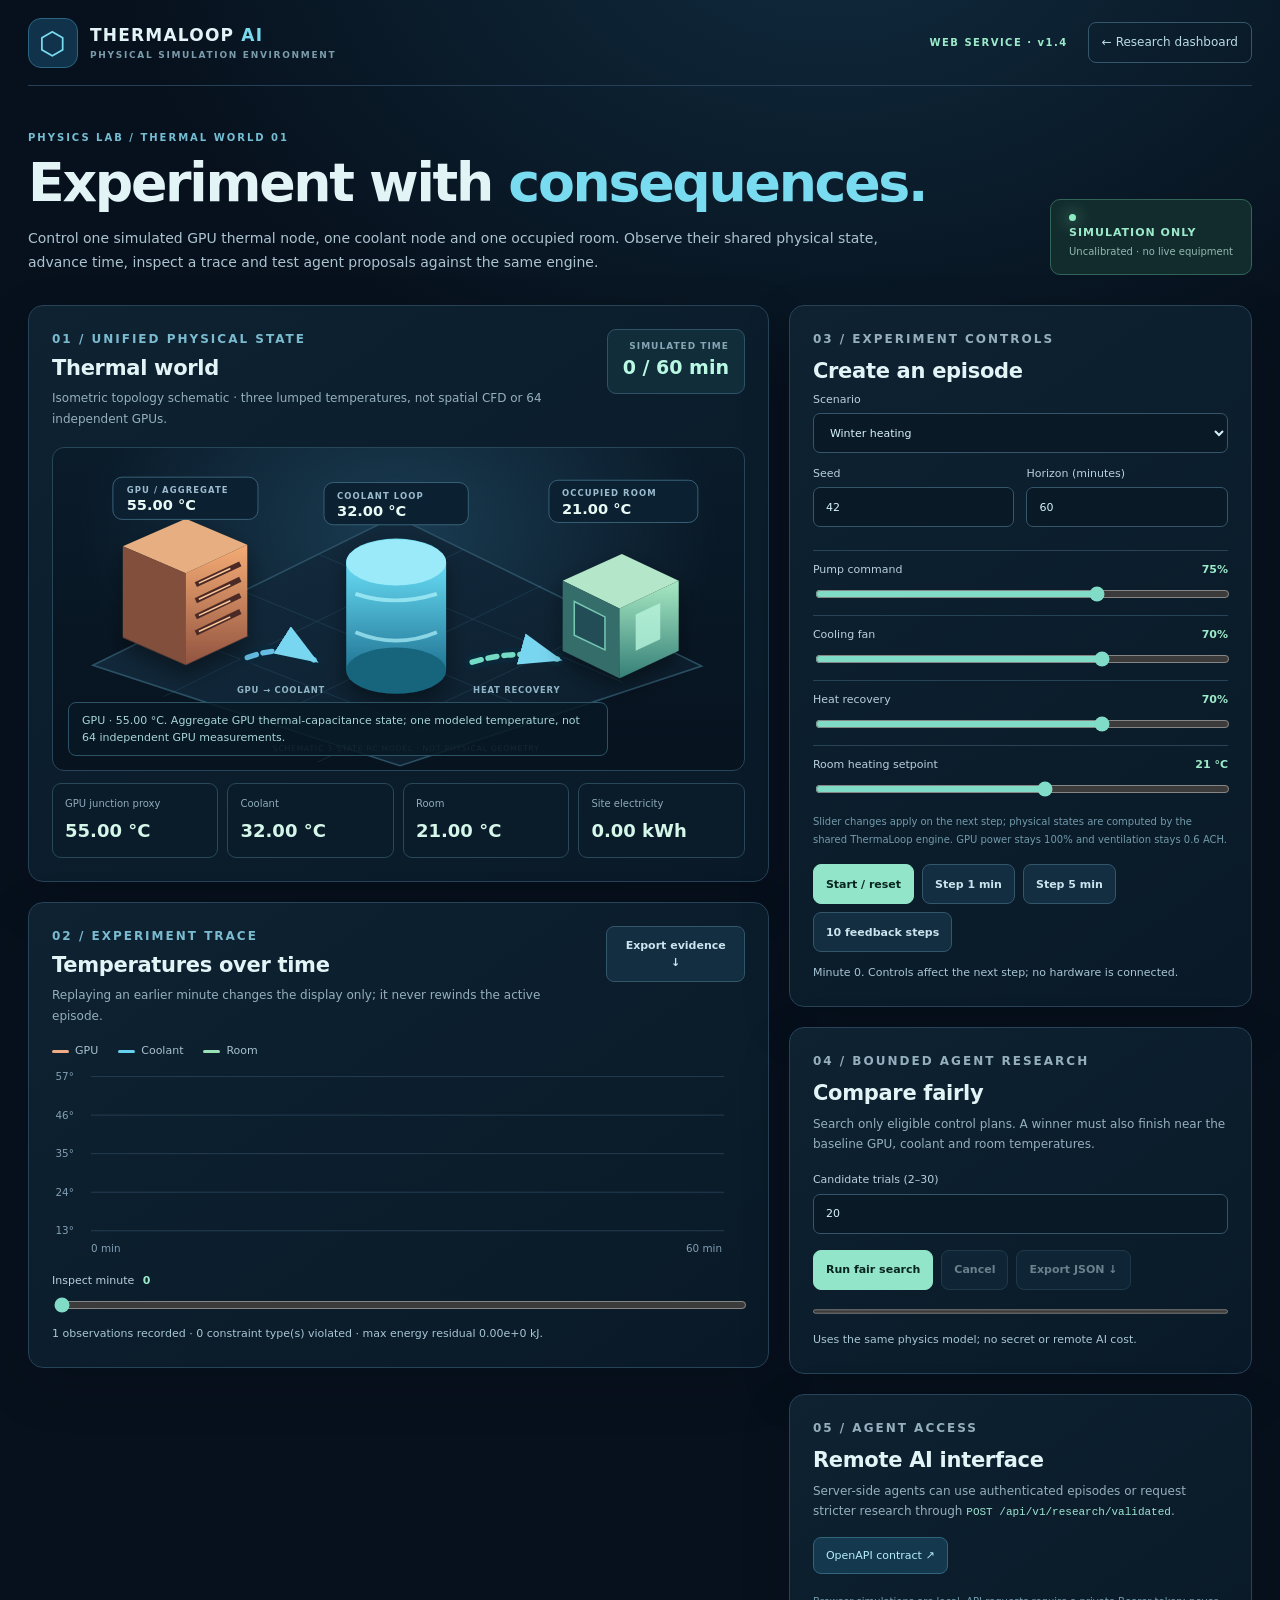
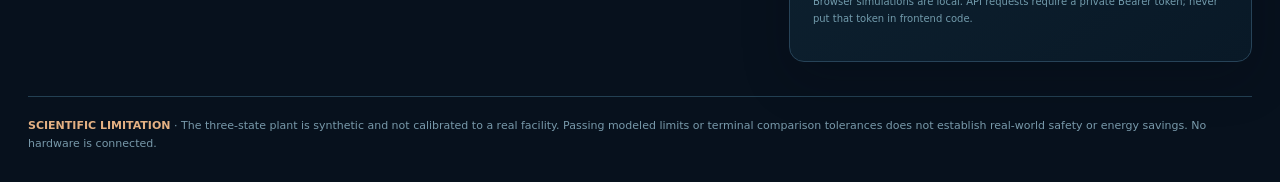
<file: service/physics-lab.html>
<!doctype html>
<html lang="en">
<head>
  <meta charset="utf-8">
  <meta name="viewport" content="width=device-width,initial-scale=1">
  <meta name="theme-color" content="#08121e">
  <meta name="description" content="ThermaLoop Web Service: stateful GPU, coolant and building thermal experiments for agents, with end-state-matched research checks.">
  <title>Physics Lab · ThermaLoop AI v1.4</title>
  <link rel="stylesheet" href="/service/physics-lab.css">
</head>
<body>
  <div class="shell">
    <header class="topbar">
      <a href="/" class="brand" aria-label="ThermaLoop main website"><span class="brand-symbol">⬡</span><span>THERMALOOP <em>AI</em><small>PHYSICAL SIMULATION ENVIRONMENT</small></span></a>
      <div class="header-actions"><span class="version">WEB SERVICE · v1.4</span><a class="back" href="/#agent-research">← Research dashboard</a></div>
    </header>
    <main>
      <section class="hero">
        <div><p class="eyebrow">PHYSICS LAB / THERMAL WORLD 01</p><h1>Experiment with <span>consequences.</span></h1>
          <p class="lead">Control one simulated GPU thermal node, one coolant node and one occupied room. Observe their shared physical state, advance time, inspect a trace and test agent proposals against the same engine.</p></div>
        <div class="hero-status"><span class="status-dot"></span><strong>SIMULATION ONLY</strong><small>Uncalibrated · no live equipment</small></div>
      </section>
      <div class="layout">
        <div class="main-column">
          <section class="card world-card" aria-labelledby="worldTitle">
            <div class="card-head"><div><p class="eyebrow">01 / UNIFIED PHYSICAL STATE</p><h2 id="worldTitle">Thermal world</h2><p>Isometric topology schematic · three lumped temperatures, not spatial CFD or 64 independent GPUs.</p></div><div class="scene-clock"><small>SIMULATED TIME</small><strong id="minuteBadge">0 / 60 min</strong></div></div>
            <div class="scene" id="worldScene">
              <svg viewBox="0 0 900 420" role="img" aria-label="An isometric physical topology: aggregate GPU connected to coolant and building thermal nodes; labels update from the same simulation state" preserveAspectRatio="xMidYMid meet">
                <defs>
                  <linearGradient id="floorGrad" x1="0" y1="0" x2="1" y2="1"><stop stop-color="#142d40"/><stop offset="1" stop-color="#0b1c2b"/></linearGradient>
                  <linearGradient id="gpuGrad" x1="0" y1="0" x2="0" y2="1"><stop stop-color="#f5ac75"/><stop offset="1" stop-color="#925440"/></linearGradient>
                  <linearGradient id="waterGrad" x1="0" y1="0" x2="0" y2="1"><stop stop-color="#68dcf5"/><stop offset="1" stop-color="#176787"/></linearGradient>
                  <linearGradient id="roomGrad" x1="0" y1="0" x2="0" y2="1"><stop stop-color="#a8e9c3"/><stop offset="1" stop-color="#357f77"/></linearGradient>
                  <filter id="shadow" x="-30%" y="-30%" width="160%" height="170%"><feDropShadow dx="0" dy="14" stdDeviation="14" flood-opacity=".42"/></filter>
                  <marker id="flowArrow" markerWidth="10" markerHeight="10" refX="7" refY="3" orient="auto"><path d="M0 0 L8 3 L0 6 Z" fill="#79d6f0"/></marker>
                </defs>
                <path d="M52 283 L446 89 L845 284 L452 414 Z" fill="url(#floorGrad)" stroke="#2b5065" stroke-width="2"/>
                <g opacity=".24" stroke="#4a8da7" stroke-width="1"><path d="M147 237 L537 390 M249 187 L644 350 M347 139 L742 305 M144 324 L535 132 M245 370 L637 179 M345 409 L738 223"/></g>
                <path d="M253 273 Q305 254 340 276" fill="none" stroke="#0b283a" stroke-width="18" stroke-linecap="round"/>
                <path d="M253 273 Q305 254 340 276" fill="none" stroke="#65bfe6" stroke-width="7" stroke-linecap="round" stroke-dasharray="12 9" marker-end="url(#flowArrow)"/>
                <path d="M546 279 Q607 261 657 275" fill="none" stroke="#0b283a" stroke-width="18" stroke-linecap="round"/>
                <path d="M546 279 Q607 261 657 275" fill="none" stroke="#74dbc4" stroke-width="7" stroke-linecap="round" stroke-dasharray="12 9" marker-end="url(#flowArrow)"/>
                <g class="machine" data-node="gpu" tabindex="0" role="button" aria-label="Inspect aggregate GPU node" filter="url(#shadow)">
                  <path d="M90 247 L173 212 L255 245 L173 283 Z" fill="#573c35"/><path d="M91 128 L173 92 L253 126 L173 163 Z" fill="#e6ae81"/><path d="M91 128 L173 163 L173 282 L91 246 Z" fill="#83503e"/><path d="M173 163 L253 126 L253 245 L173 282 Z" fill="url(#gpuGrad)"/>
                  <path d="M186 178 L244 151 M186 199 L244 171 M186 220 L244 192 M186 241 L244 213" stroke="#4b2b27" stroke-width="7"/><path d="M190 176 L231 157 M190 197 L231 178 M190 218 L231 199 M190 239 L231 220" stroke="#ffc899" stroke-width="2"/>
                </g>
                <g class="machine" data-node="coolant" tabindex="0" role="button" aria-label="Inspect coolant node" filter="url(#shadow)">
                  <ellipse cx="447" cy="149" rx="65" ry="31" fill="#65d7ec"/><path d="M382 149 L382 290 Q447 328 512 290 L512 149 Q447 181 382 149 Z" fill="url(#waterGrad)"/><ellipse cx="447" cy="290" rx="65" ry="30" fill="#17657b"/><ellipse cx="447" cy="149" rx="65" ry="30" fill="#9aeafa"/><path d="M394 190 Q445 207 500 190 M394 240 Q447 262 500 240" fill="none" stroke="#b7f9ff" opacity=".65" stroke-width="5"/>
                </g>
                <g class="machine" data-node="building" tabindex="0" role="button" aria-label="Inspect room node" filter="url(#shadow)">
                  <path d="M664 173 L741 138 L815 173 L738 209 Z" fill="#b4e6c9"/><path d="M664 173 L738 209 L738 300 L664 264 Z" fill="#366d6a"/><path d="M738 209 L815 173 L815 264 L738 300 Z" fill="url(#roomGrad)"/><path d="M759 217 L791 202 L791 249 L759 264 Z" fill="#b7f4dc" opacity=".8"/><path d="M679 200 L719 220 L719 263 L679 244 Z" fill="#214e56" stroke="#75c7b2" stroke-width="2"/>
                </g>
                <g class="scene-label"><rect x="78" y="38" width="189" height="55" rx="12"/><text x="96" y="59" class="label-title">GPU / AGGREGATE</text><text x="96" y="81" class="label-value" id="svgGpu">55.00 °C</text></g>
                <g class="scene-label"><rect x="353" y="45" width="188" height="55" rx="12"/><text x="370" y="66" class="label-title">COOLANT LOOP</text><text x="370" y="89" class="label-value" id="svgCoolant">32.00 °C</text></g>
                <g class="scene-label"><rect x="646" y="42" width="194" height="55" rx="12"/><text x="663" y="63" class="label-title">OCCUPIED ROOM</text><text x="663" y="86" class="label-value" id="svgBuilding">21.00 °C</text></g>
                <text x="297" y="319" class="pipe-note" text-anchor="middle">GPU → COOLANT</text><text x="604" y="319" class="pipe-note" text-anchor="middle">HEAT RECOVERY</text>
                <text x="460" y="395" text-anchor="middle" class="footnote">SCHEMATIC 3-STATE RC MODEL · NOT PHYSICAL GEOMETRY</text>
              </svg>
              <div class="node-inspector" id="nodeInspector" aria-live="polite">Select a component to inspect its simulated temperature and scope.</div>
            </div>
            <div class="readings" id="stateReadings" aria-live="polite"></div>
          </section>
          <section class="card trace-card" aria-labelledby="traceTitle">
            <div class="card-head"><div><p class="eyebrow">02 / EXPERIMENT TRACE</p><h2 id="traceTitle">Temperatures over time</h2><p>Replaying an earlier minute changes the display only; it never rewinds the active episode.</p></div><button id="exportEpisode" type="button" disabled>Export evidence ↓</button></div>
            <div class="legend"><span class="legend-gpu">GPU</span><span class="legend-water">Coolant</span><span class="legend-room">Room</span></div>
            <svg id="traceChart" viewBox="0 0 800 230" aria-label="Three simulated temperature traces" role="img"></svg>
            <label class="trace-control" for="replayMinute">Inspect minute <strong id="replayLabel">0</strong><input id="replayMinute" type="range" min="0" max="0" value="0"></label>
            <p id="traceMessage" class="status-text">Start an episode to record its thermal trajectory.</p>
          </section>
        </div>
        <div class="side-column">
          <section class="card control-card"><p class="eyebrow">03 / EXPERIMENT CONTROLS</p><h2>Create an episode</h2>
            <div class="fields"><label>Scenario<select id="preset"><option value="winter">Winter heating</option><option value="burst">GPU compute burst</option><option value="summer">Summer cooling</option><option value="pump-fault">Pump degradation</option></select></label><label>Seed<input id="seed" type="number" min="0" max="4294967295" step="1" value="42"></label><label>Horizon (minutes)<input id="horizon" type="number" min="1" max="120" step="1" value="60"></label></div>
            <div class="control-sliders">
              <label>Pump command <strong id="pumpLabel">75%</strong><input id="pump" type="range" min="20" max="100" step="5" value="75"></label>
              <label>Cooling fan <strong id="fanLabel">70%</strong><input id="fan" type="range" min="0" max="100" step="5" value="70"></label>
              <label>Heat recovery <strong id="recoveryLabel">70%</strong><input id="recovery" type="range" min="0" max="100" step="5" value="70"></label>
              <label>Room heating setpoint <strong id="setpointLabel">21 °C</strong><input id="setpoint" type="range" min="16" max="25" step="0.5" value="21"></label>
            </div>
            <p class="hint">Slider changes apply on the next step; physical states are computed by the shared ThermaLoop engine. GPU power stays 100% and ventilation stays 0.6 ACH.</p>
            <div class="actions"><button class="primary" id="start">Start / reset</button><button id="stepOne" disabled>Step 1 min</button><button id="stepFive" disabled>Step 5 min</button><button id="feedback" disabled>10 feedback steps</button></div>
            <p id="controlStatus" class="status-text" role="status">Ready to start a browser-local episode.</p>
          </section>
          <section class="card research-card"><p class="eyebrow">04 / BOUNDED AGENT RESEARCH</p><h2>Compare fairly</h2><p>Search only eligible control plans. A winner must also finish near the baseline GPU, coolant and room temperatures.</p>
            <label>Candidate trials (2–30)<input id="trials" type="number" min="2" max="30" step="1" value="20"></label>
            <div class="actions"><button id="runResearch" class="primary">Run fair search</button><button id="cancelResearch" disabled>Cancel</button><button id="exportResearch" disabled>Export JSON ↓</button></div>
            <progress id="researchProgress" value="0" max="20"></progress><p id="researchStatus" class="status-text" role="status">Uses the same physics model; no secret or remote AI cost.</p>
            <div id="researchResults" hidden><div class="research-stats" id="researchStats"></div><p id="researchVerdict"></p><div id="researchHoldouts" class="holdouts"></div><button id="loadWinner" type="button" disabled>Load winner into controls</button><details><summary>Candidate table and terminal-state differences</summary><div class="table-wrap"><table><thead><tr><th>#</th><th>Eligible</th><th>kWh</th><th>Δ Room °C</th></tr></thead><tbody id="researchRows"></tbody></table></div></details></div>
          </section>
          <section class="card api-card"><p class="eyebrow">05 / AGENT ACCESS</p><h2>Remote AI interface</h2><p>Server-side agents can use authenticated episodes or request stricter research through <code>POST /api/v1/research/validated</code>.</p><a href="/api/v1/openapi.json" class="doc-link">OpenAPI contract ↗</a><p class="hint">Browser simulations are local. API requests require a private Bearer token; never put that token in frontend code.</p></section>
        </div>
      </div>
      <footer><strong>SCIENTIFIC LIMITATION</strong> · The three-state plant is synthetic and not calibrated to a real facility. Passing modeled limits or terminal comparison tolerances does not establish real-world safety or energy savings. No hardware is connected.</footer>
    </main>
  </div>
  <script src="/science/agent-sandbox-model.js"></script>
  <script src="/science/agent-research-model.js"></script>
  <script src="/service/validated-research.js"></script>
  <script src="/service/physics-lab.js"></script>
</body>
</html>
</file>
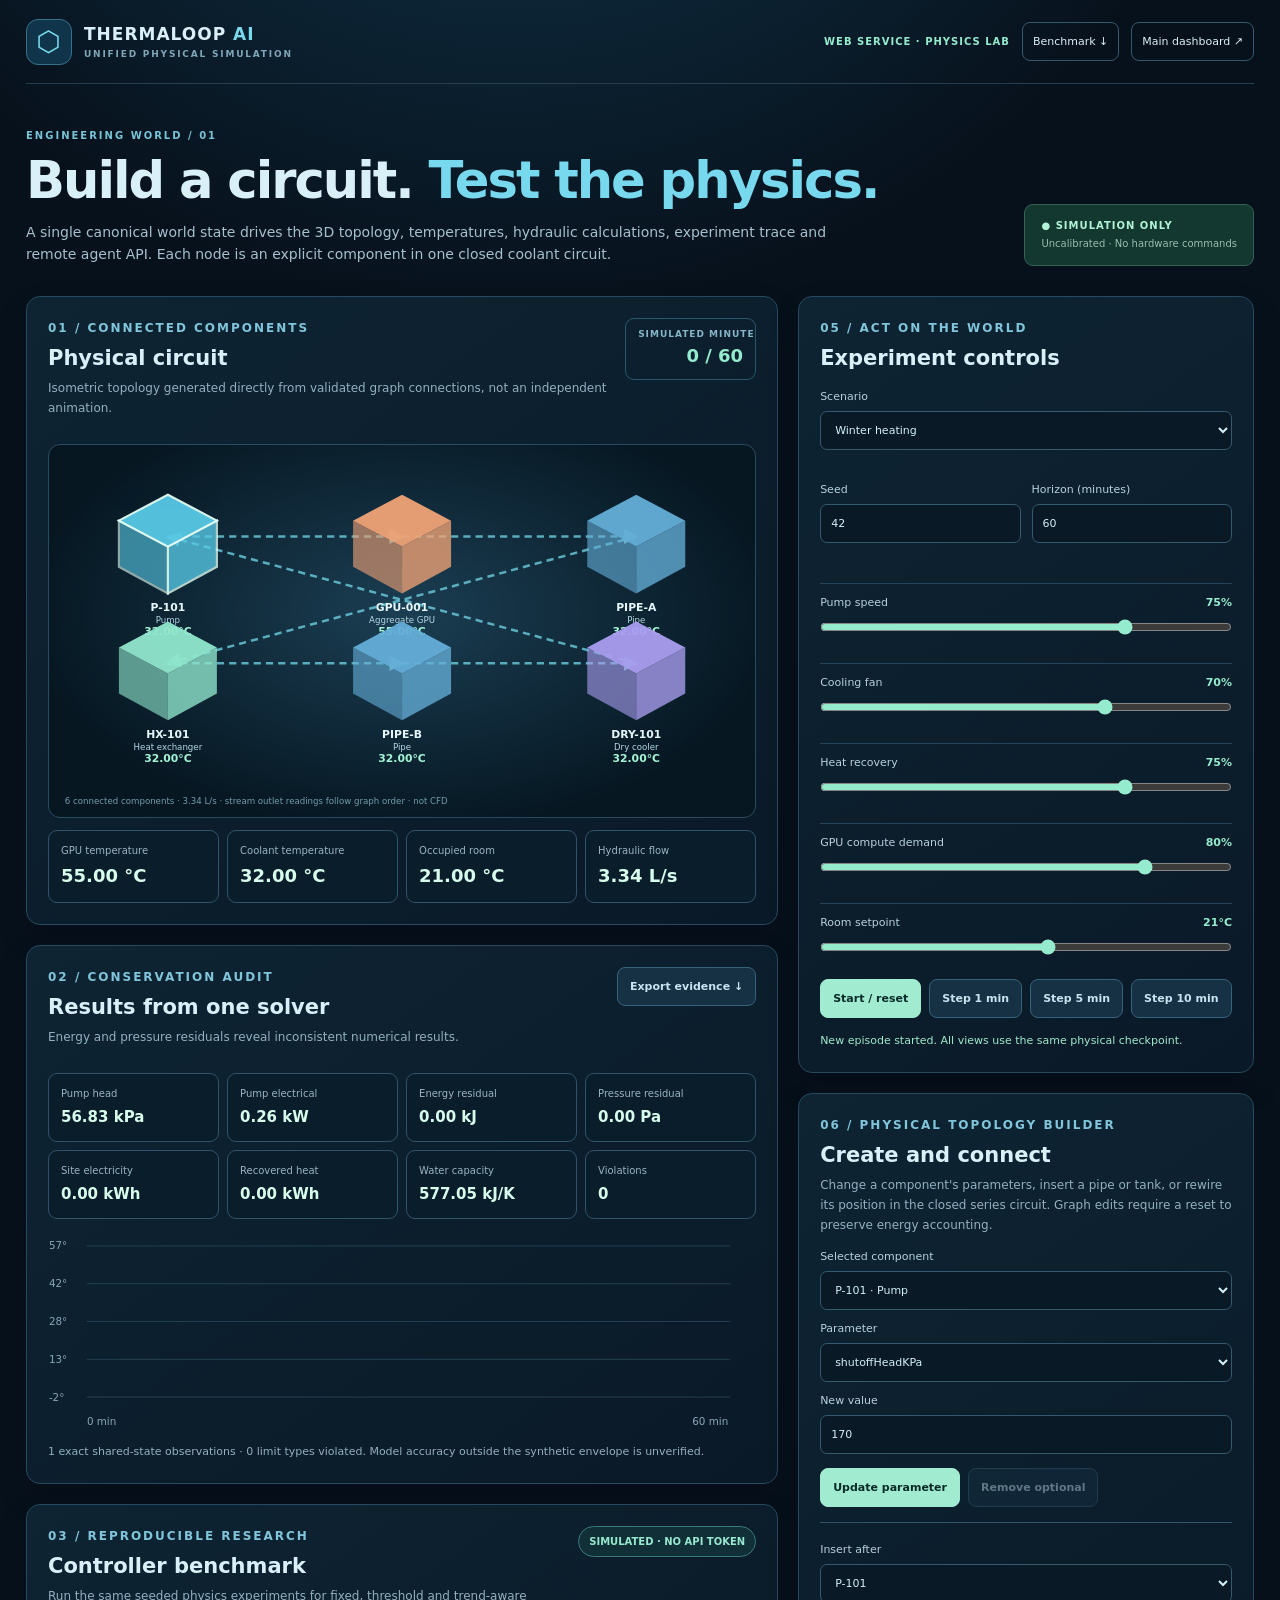
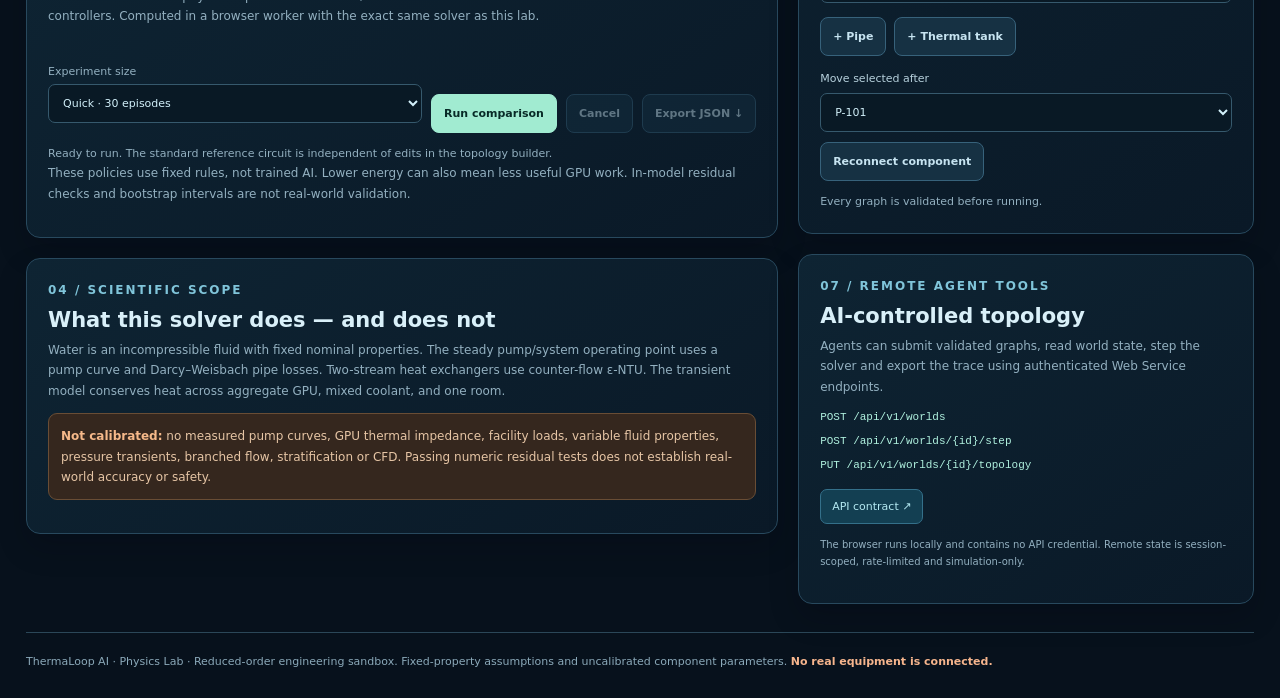
<file: service/unified-lab.html>
<!doctype html>
<html lang="en"><head><meta charset="utf-8"><meta name="viewport" content="width=device-width, initial-scale=1">
<meta name="theme-color" content="#08131e"><title>ThermaLoop AI · Physics Lab</title>
<link rel="stylesheet" href="/service/unified-lab.css"></head><body>
<div class="shell">
  <header class="topbar"><a class="brand" href="/" aria-label="ThermaLoop home"><span class="logo">⬡</span><span>THERMALOOP <em>AI</em><small>UNIFIED PHYSICAL SIMULATION</small></span></a>
    <div class="header-links"><span class="version">WEB SERVICE · PHYSICS LAB</span><a href="#controller-benchmark" class="back">Benchmark ↓</a><a href="/#digital-twin" class="back">Main dashboard ↗</a></div></header>
  <section class="hero"><div><p class="eyebrow">ENGINEERING WORLD / 01</p><h1>Build a circuit. <span>Test the physics.</span></h1>
    <p>A single canonical world state drives the 3D topology, temperatures, hydraulic calculations, experiment trace and remote agent API. Each node is an explicit component in one closed coolant circuit.</p></div>
    <div class="status-badge">● SIMULATION ONLY<small>Uncalibrated · No hardware commands</small></div></section>
  <div class="layout">
    <div class="maincol">
      <section class="panel world-panel" aria-label="Unified thermal world">
        <div class="heading"><div><p class="eyebrow">01 / CONNECTED COMPONENTS</p><h2>Physical circuit</h2>
          <p>Isometric topology generated directly from validated graph connections, not an independent animation.</p></div><div class="time-box">SIMULATED MINUTE<strong id="minute">0 / 60</strong></div></div>
        <div class="world-stage"><svg id="worldSvg" viewBox="0 0 980 450" role="img" aria-label="Connected 3D schematic generated from the physical circuit" preserveAspectRatio="xMidYMid meet"></svg></div>
        <div class="readings" id="readings"><div>Loading model…</div></div>
      </section>
      <section class="panel"><div class="heading"><div><p class="eyebrow">02 / CONSERVATION AUDIT</p><h2>Results from one solver</h2><p>Energy and pressure residuals reveal inconsistent numerical results.</p></div><button id="export" type="button">Export evidence ↓</button></div>
        <div class="audit" id="audit"></div><svg id="chart" viewBox="0 0 820 240" role="img" aria-label="GPU, coolant, and room temperature history"></svg><p class="trace-note" id="traceNote"></p>
      </section>
      <section class="panel benchmark-panel" id="controller-benchmark" aria-label="Reproducible controller benchmark">
        <div class="heading"><div><p class="eyebrow">03 / REPRODUCIBLE RESEARCH</p><h2>Controller benchmark</h2>
          <p>Run the same seeded physics experiments for fixed, threshold and trend-aware controllers. Computed in a browser worker with the exact same solver as this lab.</p></div><span class="benchmark-chip">SIMULATED · NO API TOKEN</span></div>
        <div class="benchmark-toolbar"><label for="benchmarkSize">Experiment size
          <select id="benchmarkSize"><option value="quick">Quick · 30 episodes</option><option value="full">Full · 150 episodes</option></select></label>
          <button class="primary" id="benchmarkRun" type="button">Run comparison</button>
          <button id="benchmarkStop" type="button" disabled>Cancel</button>
          <button id="benchmarkExport" type="button" disabled>Export JSON ↓</button></div>
        <progress id="benchmarkProgress" max="30" value="0" hidden></progress>
        <p class="status" role="status" aria-live="polite" id="benchmarkStatus">Ready to run. The standard reference circuit is independent of edits in the topology builder.</p>
        <div id="benchmarkResults" hidden>
          <div class="benchmark-meta" id="benchmarkMeta"></div>
          <div class="benchmark-scroll"><table class="benchmark-table" aria-label="Paired benchmark results">
            <thead><tr><th scope="col">Controller</th><th scope="col">Electricity<br>kWh</th><th scope="col">Compute<br>service h</th><th scope="col">Recovered<br>heat kWh</th><th scope="col">Violations<br>episodes</th></tr></thead>
            <tbody id="benchmarkRows"></tbody></table></div>
          <p class="benchmark-insight" id="benchmarkInsight"></p>
        </div>
        <p class="benchmark-disclaimer">These policies use fixed rules, not trained AI. Lower energy can also mean less useful GPU work. In-model residual checks and bootstrap intervals are not real-world validation.</p>
      </section>
      <section class="panel"><p class="eyebrow">04 / SCIENTIFIC SCOPE</p><h2>What this solver does — and does not</h2>
        <p>Water is an incompressible fluid with fixed nominal properties. The steady pump/system operating point uses a pump curve and Darcy–Weisbach pipe losses. Two-stream heat exchangers use counter-flow ε-NTU. The transient model conserves heat across aggregate GPU, mixed coolant, and one room.</p>
        <p class="warning"><strong>Not calibrated:</strong> no measured pump curves, GPU thermal impedance, facility loads, variable fluid properties, pressure transients, branched flow, stratification or CFD. Passing numeric residual tests does not establish real-world accuracy or safety.</p>
      </section>
    </div>
    <div class="sidecol">
      <section class="panel"><p class="eyebrow">05 / ACT ON THE WORLD</p><h2>Experiment controls</h2>
        <div class="two-fields"><label>Scenario<select id="preset"><option value="winter">Winter heating</option><option value="summer">Summer cooling</option><option value="burst">Compute burst</option><option value="pump-fault">Pump degradation</option></select></label>
        <label>Seed<input id="seed" type="number" min="0" max="4294967295" step="1" value="42"></label><label>Horizon (minutes)<input id="horizon" type="number" min="1" max="120" step="1" value="60"></label></div>
        <div class="sliders"><label>Pump speed <strong id="pumpLabel">75%</strong><input id="pump" type="range" min="0" max="100" step="5" value="75"></label>
          <label>Cooling fan <strong id="fanLabel">70%</strong><input id="fan" type="range" min="0" max="100" step="5" value="70"></label>
          <label>Heat recovery <strong id="recoveryLabel">75%</strong><input id="recovery" type="range" min="0" max="100" step="5" value="75"></label>
          <label>GPU compute demand <strong id="loadLabel">80%</strong><input id="load" type="range" min="0" max="100" step="5" value="80"></label>
          <label>Room setpoint <strong id="setpointLabel">21°C</strong><input id="setpoint" type="range" min="16" max="25" step="0.5" value="21"></label></div>
        <div class="actions"><button class="primary" id="reset">Start / reset</button><button id="stepOne">Step 1 min</button><button id="stepFive">Step 5 min</button><button id="stepTen">Step 10 min</button></div>
        <p class="status" role="status" id="controlStatus">Ready</p></section>
      <section class="panel"><p class="eyebrow">06 / PHYSICAL TOPOLOGY BUILDER</p><h2>Create and connect</h2>
        <p>Change a component's parameters, insert a pipe or tank, or rewire its position in the closed series circuit. Graph edits require a reset to preserve energy accounting.</p>
        <label>Selected component<select id="nodeSelect"></select></label>
        <label>Parameter<select id="paramSelect"></select></label>
        <label>New value<input id="paramValue" type="number" step="any"></label>
        <div class="actions"><button class="primary" id="editParam">Update parameter</button><button id="removeNode">Remove optional</button></div>
        <div class="subpanel"><label>Insert after<select id="insertAfter"></select></label><div class="actions"><button id="addPipe">+ Pipe</button><button id="addTank">+ Thermal tank</button></div>
          <label>Move selected after<select id="moveAfter"></select></label><button id="rewire">Reconnect component</button></div>
        <p class="status" role="status" id="topologyStatus">Every graph is validated before running.</p>
      </section>
      <section class="panel"><p class="eyebrow">07 / REMOTE AGENT TOOLS</p><h2>AI-controlled topology</h2>
        <p>Agents can submit validated graphs, read world state, step the solver and export the trace using authenticated Web Service endpoints.</p>
        <code>POST /api/v1/worlds</code><code>POST /api/v1/worlds/{id}/step</code><code>PUT /api/v1/worlds/{id}/topology</code>
        <a class="doclink" href="/api/v1/openapi.json">API contract ↗</a>
        <p class="security">The browser runs locally and contains no API credential. Remote state is session-scoped, rate-limited and simulation-only.</p>
      </section>
    </div>
  </div>
  <footer>ThermaLoop AI · Physics Lab · Reduced-order engineering sandbox. Fixed-property assumptions and uncalibrated component parameters. <strong>No real equipment is connected.</strong></footer>
</div>
<script src="/service/unified-physics.js"></script><script src="/service/unified-lab.js"></script></body></html>
</file>
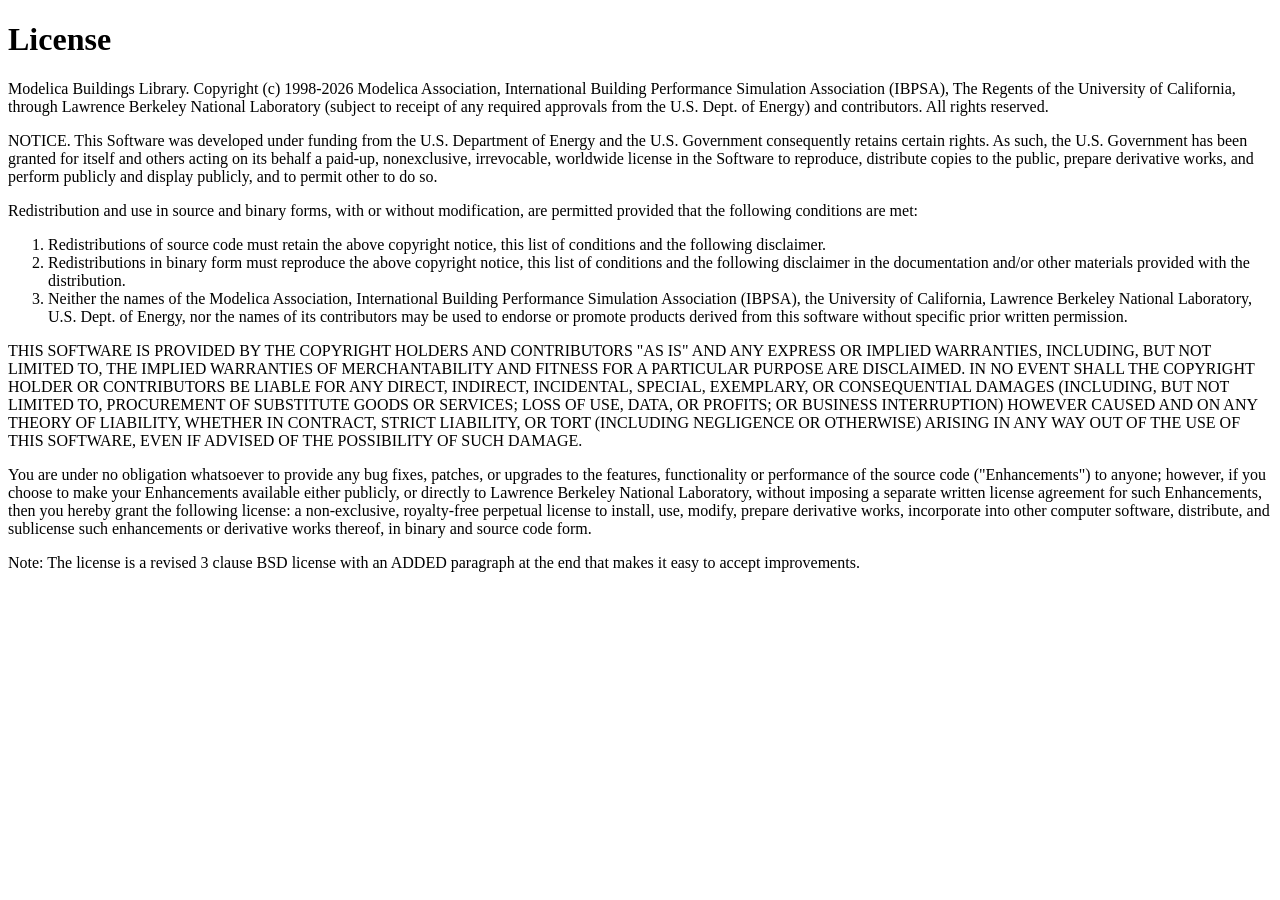
<file: science/data/BUILDINGS-LICENSE.html>
<!DOCTYPE HTML PUBLIC "-//W3C//DTD HTML 4.01//EN" "http://www.w3.org/TR/html4/strict.dtd">
<html>

<body>

<h1>License</h1>
<p>
Modelica Buildings Library. Copyright (c) 1998-2026
Modelica Association,
International Building Performance Simulation Association (IBPSA),
The Regents of the University of California, through Lawrence Berkeley National Laboratory
(subject to receipt of any required approvals from the U.S. Dept. of Energy) and
contributors.
All rights reserved.
</p>
<p>
NOTICE.  This Software was developed under funding from the U.S. Department of Energy and
the U.S. Government consequently retains certain rights.
As such, the U.S. Government has been granted for itself and others acting on its behalf
a paid-up, nonexclusive, irrevocable, worldwide license in the Software
to reproduce, distribute copies to the public, prepare derivative works, and
perform publicly and display publicly, and to permit other to do so.
</p>
<p>
Redistribution and use in source and binary forms, with or without modification,
are permitted provided that the following conditions are met:
</p>
<ol>
<li>
Redistributions of source code must retain the above copyright notice,
this list of conditions and the following disclaimer.
</li>
<li>
Redistributions in binary form must reproduce the above copyright notice,
this list of conditions and the following disclaimer
in the documentation and/or other materials provided with the distribution.
</li>
<li>
Neither the names of the Modelica Association,
International Building Performance Simulation Association (IBPSA),
the University of California,
Lawrence Berkeley National Laboratory,
U.S. Dept. of Energy,
nor the names of its contributors
may be used to endorse or promote products derived from this software
without specific prior written permission.
</li>
</ol>
<p>
THIS SOFTWARE IS PROVIDED BY THE COPYRIGHT HOLDERS AND CONTRIBUTORS "AS IS" AND
ANY EXPRESS OR IMPLIED WARRANTIES, INCLUDING, BUT NOT LIMITED TO,
THE IMPLIED WARRANTIES OF MERCHANTABILITY AND FITNESS FOR A PARTICULAR PURPOSE ARE DISCLAIMED.
IN NO EVENT SHALL THE COPYRIGHT HOLDER OR CONTRIBUTORS
BE LIABLE FOR ANY DIRECT, INDIRECT, INCIDENTAL, SPECIAL, EXEMPLARY, OR CONSEQUENTIAL DAMAGES
(INCLUDING, BUT NOT LIMITED TO, PROCUREMENT OF SUBSTITUTE GOODS OR SERVICES;
LOSS OF USE, DATA, OR PROFITS; OR BUSINESS INTERRUPTION)
HOWEVER CAUSED AND ON ANY THEORY OF LIABILITY, WHETHER IN CONTRACT,
STRICT LIABILITY, OR TORT (INCLUDING NEGLIGENCE OR OTHERWISE) ARISING
IN ANY WAY OUT OF THE USE OF THIS SOFTWARE, EVEN IF ADVISED OF THE POSSIBILITY OF SUCH DAMAGE.
</p>
<p>
You are under no obligation whatsoever to provide any bug fixes, patches,
or upgrades to the features, functionality or performance of the source code
("Enhancements") to anyone; however, if you choose to make your Enhancements
available either publicly, or directly to Lawrence Berkeley National
Laboratory, without imposing a separate written license agreement for such
Enhancements, then you hereby grant the following license: a non-exclusive,
royalty-free perpetual license to install, use, modify, prepare derivative
works, incorporate into other computer software, distribute, and sublicense
such enhancements or derivative works thereof, in binary and source code form.
</p>
<p>
Note: The license is a revised 3 clause BSD license with an ADDED paragraph
at the end that makes it easy to accept improvements.
</p>

</body>

</html>
</file>
<file: science/dashboard.css>
.science-lab{margin:30px 0;padding:24px;border:1px solid #2b5267;border-radius:14px;background:linear-gradient(145deg,#0d2030,#0a1320);scroll-margin-top:20px}
.science-lab h2{font-size:25px;margin:5px 0 10px}.science-lab h3{font-size:15px;margin:0 0 8px}.science-lab h4{font-size:12px;margin:18px 0 5px}.science-lab p{color:#a6bccc;line-height:1.65}.science-kicker{font-size:10px;letter-spacing:1.5px;color:#84dcf2;font-weight:750}.science-heading{display:flex;justify-content:space-between;gap:20px;align-items:flex-start}.science-badge{display:inline-block;border:1px solid #4b6074;border-radius:6px;padding:4px 8px;color:#bed1e1;font-size:10px;white-space:nowrap}.science-badge.measured{color:#91e7c8;border-color:#32695c}.science-badge.assumed{color:#ffd099;border-color:#725036}.science-notice{border-left:3px solid #edbd7e;padding:10px 14px;background:#251e1b;margin:15px 0;color:#e4d1bc!important}.science-controls{display:flex;flex-wrap:wrap;gap:14px;align-items:end;margin:18px 0}.science-lab label{display:grid;gap:5px;color:#afc8d9;font-size:11px}.science-lab input,.science-lab select{background:#0a1420;color:#e1eff8;border:1px solid #35536b;border-radius:6px;padding:8px;max-width:100%;min-width:0}.science-lab input{width:140px}.science-lab select{max-width:290px}.science-actions{display:flex;flex-wrap:wrap;gap:8px;margin:15px 0}.science-lab button{white-space:normal}.science-lab button:disabled{opacity:.5;cursor:not-allowed}.science-status{color:#8ce1c2;font-size:12px;min-height:24px}.science-status.error{color:#ffb296}.science-grid{display:grid;grid-template-columns:1fr 1fr;gap:16px;margin:17px 0}.science-card{background:#0c1926;border:1px solid #2a4155;border-radius:10px;padding:18px;min-width:0}.science-card .science-badge{margin-bottom:12px;white-space:normal}.science-card dl{display:grid;grid-template-columns:1fr auto;gap:7px 14px;font-size:12px}.science-card dt{color:#9bb5c8}.science-card dd{margin:0;font-weight:700;text-align:right;font-variant-numeric:tabular-nums}.science-chart{display:block;width:100%;height:auto;margin:12px 0;background:#09131f;border-radius:8px}.science-chart text{font:11px 'Segoe UI',sans-serif;fill:#b3c9d8}.science-card .science-footnote{font-size:11px;color:#a3b4c4}.science-table-wrap{overflow-x:auto;margin:12px 0}.science-lab table{border-collapse:collapse;width:100%;font-size:11px;text-align:left}.science-lab th{color:#c1e1f0;background:#122536}.science-lab th,.science-lab td{border-bottom:1px solid #294154;padding:9px;vertical-align:top}.science-lab td{color:#b3c5d3}.science-lab td code{overflow-wrap:anywhere;word-break:break-all;font-size:10px}.science-lab a{color:#80d8f3;text-decoration:underline;text-underline-offset:3px}.science-lab summary{cursor:pointer;font-weight:700;color:#b1d6e8;padding:12px 0}.science-assumption-fields{display:grid;grid-template-columns:repeat(4,minmax(0,1fr));gap:12px;margin:12px 0}.science-assumption-fields input{width:100%}.science-source{padding:13px 0;border-top:1px solid #263e52}.science-source h4{margin:0 0 6px}.science-source p{margin:5px 0;font-size:11px}.science-hash{font:10px monospace;overflow-wrap:anywhere;color:#8ba5b8}.science-method{padding:12px;background:#091522;border-radius:8px}.science-method code{white-space:normal;overflow-wrap:anywhere;color:#bbe0ed}.science-caption{font-size:11px;color:#a6bccd}.science-chart-legend{display:flex;gap:14px;font-size:11px;color:#bed2df;flex-wrap:wrap}.science-chart-legend span:first-child{border-left:8px solid #f0ac82;padding-left:6px}.science-chart-legend span:last-child{border-left:8px solid #6bdce9;padding-left:6px}.science-link-note{margin-top:10px!important;font-size:12px}.science-link-note a{color:#82dfeb;text-decoration:underline}
@media(max-width:1100px){.science-grid{grid-template-columns:1fr}.science-assumption-fields{grid-template-columns:repeat(3,minmax(0,1fr))}.science-heading{display:block}}
@media(max-width:650px){.science-lab{padding:14px}.science-assumption-fields{grid-template-columns:1fr 1fr}.science-card{padding:12px}.science-card dl{font-size:11px}.science-controls>label{flex:1 1 140px}.science-lab h2{font-size:22px}}
@media(prefers-reduced-motion:reduce){.science-lab{scroll-behavior:auto}}
.science-grid[hidden]{display:none}
</file>
<file: science/presentation.css>
/* Shared visual finish. Geometry, simulation and source data remain independent. */
:root{--presentation-cyan:#75e6e1;--presentation-ink:#080e17;--presentation-border:#263948}
body{background:radial-gradient(ellipse at 75% 0,#10303a42,transparent 42%),#080e17}
.side{background:linear-gradient(180deg,#0e1925,#090f18);border-right-color:#21313e}
.brand-mark{background:linear-gradient(135deg,#1c444c,#10212e);border-color:#356771;box-shadow:0 8px 25px #0004}
.brand small{line-height:1.7}.menu{gap:5px}.menu-item{transition:background .2s,border-color .2s,color .2s}
.menu-item.active{background:linear-gradient(90deg,#163a43,#122430);border-color:#2a555f;box-shadow:inset 3px 0 #75e6e1}
.topbar{background:#0b1420e8;border-bottom-color:#243440}
.intro{padding-top:10px;padding-bottom:30px}.intro h1{letter-spacing:-1.5px;line-height:1.16}
.intro h1 span{color:#83e3de}.intro-side{border-left-color:#35565e}
.world-frame{box-shadow:0 20px 65px #0003;border-color:#304654}
.world-top{background:linear-gradient(105deg,#152431,#101a25);border-color:#2b414e}
.stat{border-color:#2a3d4d;border-radius:12px;background:linear-gradient(135deg,#132330,#0d1723);box-shadow:0 8px 30px #0002}
.stat-label{letter-spacing:1px}.stat-line b{letter-spacing:-1.5px}
.science-link-note a{display:inline-flex;align-items:center;gap:7px;text-underline-offset:4px}

.science-lab{position:relative;isolation:isolate;overflow:hidden;padding:34px;margin:38px 0 24px;border:1px solid #34515d;border-radius:22px;background:radial-gradient(ellipse at 95% 0,#1f665e26,transparent 42%),linear-gradient(145deg,#101e2a,#0b1420 65%);box-shadow:0 25px 80px #0003;--science-muted:#9eb4c4}
.science-lab::before{content:"";position:absolute;inset:0 0 auto;height:2px;background:linear-gradient(90deg,transparent,#84e6df 35%,#84e6df22 75%,transparent);pointer-events:none}
.science-heading{align-items:flex-start;gap:24px;padding-bottom:23px;border-bottom:1px solid #2a414e}
.science-heading>div:first-child{max-width:690px;min-width:0}.science-kicker{display:flex;align-items:center;gap:10px;font-size:9px;font-weight:750;letter-spacing:2px;color:#83dcd5}
.science-kicker::before{content:"";width:6px;height:6px;flex:none;background:#85e2d5;border-radius:50%;box-shadow:0 0 15px #85e2d540}
.science-lab h2{margin:13px 0 12px;font-size:clamp(26px,3.1vw,39px);line-height:1.14;letter-spacing:-1.3px;font-weight:720;color:#f0f6f8}
.science-heading p{margin:0;max-width:610px;font-size:12px;line-height:1.8;color:#a9bdca}
.science-header-meta{display:flex;align-items:flex-end;flex-direction:column;gap:12px;flex:none;padding-top:3px}
.science-header-meta small{color:#8ba6b8;font-size:10px;letter-spacing:.3px}
.science-badge{padding:5px 9px;border-radius:5px;font-size:9px;font-weight:700;letter-spacing:.7px;line-height:1.65}
.science-badge.measured{background:#112f2c88;border-color:#2c5750;color:#a2e3ce}
.science-badge.assumed{background:#3b2c1d66;border-color:#5d4935;color:#e7bd85}
.science-coverage{display:grid;grid-template-columns:repeat(4,minmax(0,1fr));gap:1px;margin:22px 0;background:#2a414e;border:1px solid #2a414e;border-radius:12px;overflow:hidden}
.science-coverage>div{padding:18px;background:#101d29;min-width:0}
.science-coverage small{display:block;color:#a1b9c8;font-size:9px;text-transform:uppercase;letter-spacing:1.1px;line-height:1.6}
.science-coverage strong{display:block;margin:6px 0 3px;color:#e9f5f4;font-size:27px;font-weight:650;letter-spacing:-1px;font-variant-numeric:tabular-nums}
.science-coverage span{font-size:10px;color:#819eae;line-height:1.5}
.science-notice{border:1px solid #64503866;border-left:2px solid #cda778;border-radius:8px;padding:13px 16px;background:#34291e36;margin:19px 0 23px;color:#c5baaa!important;font-size:11px;line-height:1.8!important}
.science-notice strong{color:#e5cfb3}
.science-controls{display:grid;grid-template-columns:minmax(190px,1.6fr) repeat(3,minmax(105px,1fr));gap:15px;margin:0;padding:19px;border:1px solid #2c4250;border-radius:12px 12px 0 0;background:#0b1520a6}
.science-controls>label:last-child{grid-column:span 2}
.science-lab label{gap:8px;font-size:10px;color:#a7bfce;line-height:1.7;letter-spacing:.15px;min-width:0}
.science-lab input,.science-lab select{width:100%;max-width:100%;min-height:40px;padding:9px 11px;border:1px solid #344c5b;border-radius:7px;background:#111f2b;color:#e0ebf0;font-size:11px;transition:border-color .15s,box-shadow .15s}
.science-lab input:hover,.science-lab select:hover{border-color:#52717c}
.science-lab input:focus-visible,.science-lab select:focus-visible{outline:2px solid #86dfd4;outline-offset:2px;box-shadow:0 0 0 5px #86dfd40a}
.science-lab>#sciDesign{margin:0 0 15px;padding:0 19px;border:1px solid #2c4250;border-top:0;border-radius:0 0 12px 12px;background:#0b1520a6}
.science-lab summary{display:flex;align-items:center;justify-content:space-between;gap:15px;list-style:none;padding:15px 0;color:#c5d8e2;font-size:11px;line-height:1.7;font-weight:600}
.science-lab summary::-webkit-details-marker{display:none}
.science-lab summary::after{content:"+";display:grid;place-items:center;width:23px;height:23px;flex:none;border:1px solid #354c5b;border-radius:6px;color:#9bded8;font-size:17px;font-weight:400}
.science-lab details[open]>summary::after{content:"−"}
.science-lab details>p{font-size:11px}.science-assumption-fields{gap:16px;margin:17px 0}
.science-actions{align-items:center;gap:8px;margin:19px 0 13px}
.science-actions .btn{min-height:38px;border-radius:7px;padding:9px 12px;border-color:#38505f;background:#132431;font-size:10px;font-weight:650;line-height:1.5}
.science-actions .btn:hover{background:#1c3441;border-color:#75cfc7}
.science-actions .btn-primary{background:#88ded2;border-color:#88ded2;color:#09231f;box-shadow:0 4px 18px #5bbdac15}
.science-actions .btn-primary:hover{background:#a9eee2;color:#09231f}
.science-actions #sciReset{margin-right:auto;background:transparent;color:#b0c6d3}
.science-status{position:relative;padding:7px 0 7px 15px;color:#9bcbbd;font-size:10px;line-height:1.7}
.science-status::before{content:"";position:absolute;left:0;top:13px;width:5px;height:5px;border-radius:50%;background:#88cbb3}
.science-status.error{color:#ffc49b}.science-status.error::before{background:#ffc49b}
.science-grid{align-items:start;gap:20px;margin:23px 0 27px}
.science-card{position:relative;padding:23px;border:1px solid #2c4251;border-radius:14px;background:linear-gradient(145deg,#132431,#0d1925);box-shadow:0 8px 28px #0002;overflow:hidden}
.science-card::before{content:"";position:absolute;inset:0 0 auto;height:2px;background:linear-gradient(90deg,#7bdacf55,transparent 85%)}
.science-card[data-science-kind="thermal"]::before{background:linear-gradient(90deg,#e7b98266,transparent 85%)}
.science-card-heading{display:flex;align-items:flex-start;justify-content:space-between;gap:14px;margin-bottom:13px}
.science-card .science-badge{font-size:8px;letter-spacing:.65px;margin:0;white-space:normal}
.science-card-index{flex:none;font-size:10px;font-weight:500;letter-spacing:1px;color:#7696aa;font-variant-numeric:tabular-nums;padding-top:4px}
.science-lab h3{margin:0 0 10px;font-size:18px;font-weight:650;letter-spacing:-.35px;line-height:1.4;color:#e7f1f5}
.science-card>p{font-size:11px;line-height:1.85;margin:0 0 14px;color:#a1b6c4}
.science-headline{margin:19px 0 17px;padding:16px 0;border-top:1px solid #2a414e;border-bottom:1px solid #2a414e}
.science-headline small{display:block;font-size:9px;letter-spacing:1px;text-transform:uppercase;color:#93afbf}
.science-headline strong{display:block;margin:5px 0 4px;font-size:31px;letter-spacing:-1.1px;font-weight:650;line-height:1.25;color:#98e3d8;font-variant-numeric:tabular-nums}
.science-headline[data-tone="caution"] strong{color:#eac396}.science-headline[data-tone="neutral"] strong{color:#d6e5ed}
.science-headline span{font-size:10px;color:#98b0bf;line-height:1.6}
.science-card dl{grid-template-columns:minmax(0,1.2fr) minmax(0,1fr);gap:0 16px;margin:0}
.science-card dt,.science-card dd{padding:9px 0;border-bottom:1px solid #2a404b80;font-size:10px;line-height:1.6}
.science-card dt{color:#a2b9c8}.science-card dd{color:#dceaf0;font-weight:600;overflow-wrap:anywhere}
.science-card .science-footnote{font-size:10px;line-height:1.85;color:#91aab9;margin:13px 0 0}
.science-chart{background:transparent;border:1px solid #2a424e;border-radius:9px;margin:18px 0 13px}
.science-chart text{font-family:'Segoe UI',system-ui,sans-serif;fill:#aec2cd}
.science-chart .chart-heading{fill:#c8dae3;font-size:12px;font-weight:600}.science-chart .chart-number{fill:#e8f2f5;font-weight:650;font-size:13px;letter-spacing:.2px}
.science-chart .chart-axis{fill:#86a3b5;font-size:10px}.science-chart .chart-note{fill:#9cb0bd;font-size:10px}
.science-chart-legend{gap:14px;font-size:9px;line-height:1.6}
.science-chart-legend span:first-child,.science-chart-legend span:last-child{border:0;padding-left:0;display:flex;align-items:center;gap:6px}
.science-chart-legend span::before{content:"";width:15px;height:3px;display:inline-block;border-radius:2px;background:#f0ac82}
.science-chart-legend span:last-child::before{background:#6bdce9}
.science-lab>details:not(#sciDesign){border:1px solid #2b424f;border-radius:10px;padding:0 17px;margin-top:10px;background:#0c1722a6}
.science-lab>details[open]:not(#sciDesign){padding-bottom:14px}
.science-card details{margin-top:17px;border-top:1px solid #2b4250}
.science-lab .science-method{background:#0b1520;padding:17px;border:1px solid #253d4c}
.science-method h4{color:#d7e7ed;margin-top:20px}.science-method h4:first-child{margin-top:0}
.science-method p{font-size:11px;line-height:1.9}.science-method code{font-size:10px;color:#a9d9da}
.science-lab .science-table-wrap{border:1px solid #2c4351;border-radius:8px;max-width:100%}
.science-lab table{font-size:10px}.science-lab th,.science-lab td{padding:12px;line-height:1.7;border-bottom-color:#29404d}
.science-lab thead th{background:#182c3a;color:#c0dae4;font-size:9px;letter-spacing:.5px}
.science-lab tbody tr:last-child>td,.science-lab tbody tr:last-child>th{border-bottom:0}
.science-lab tbody tr:nth-child(even)>td{background:#14253055}
.science-lab tbody th{background:#12212d;font-weight:600}
.science-source{padding:17px 0;border-color:#29414f}.science-source h4{font-size:12px;color:#cee4e9}
.science-source p{font-size:10px;line-height:1.85}.science-hash{padding:10px 12px;border-radius:6px;background:#09121c;color:#8aa9bb;font-size:9px;line-height:1.8}
.science-lab a{color:#8eddd7}.science-lab a:hover{color:#c6f5ee}.science-lab caption{padding:12px;background:#10202c;color:#a5becd;text-align:left}
.science-grid[hidden]{display:none}
.science-data-status{margin:22px 0;padding:21px;border:1px solid #35505a;border-radius:12px;background:linear-gradient(120deg,#10283177,#0b1722)}
.science-data-heading{display:flex;justify-content:space-between;align-items:center;gap:16px;margin-bottom:18px}
.science-data-heading h3{margin:8px 0 0;font-size:19px}.science-data-heading>a{font-size:11px;line-height:1.7}
.science-connection-grid{display:grid;grid-template-columns:repeat(3,minmax(0,1fr));gap:18px}
.science-connection-grid>div{min-width:0;padding-left:15px;border-left:2px solid #3c756c}
.science-connection-grid>div:nth-child(2){border-left-color:#806541}.science-connection-grid>div:nth-child(3){border-left-color:#637684}
.science-connection-tag{color:#a2e3ce;font-size:9px;letter-spacing:1px;font-weight:700;line-height:1.7}
.science-connection-tag.assumed{color:#e7bd85}.science-connection-tag.missing{color:#b3c2cf}
.science-connection-grid h4{margin:7px 0;color:#dcecf0;font-size:13px;line-height:1.6}
.science-connection-grid p{margin:0;font-size:12px;line-height:1.8;color:#a6bfcc}
.science-data-check{display:flex;gap:20px;justify-content:space-between;align-items:center;margin-top:21px;padding-top:18px;border-top:1px solid #2c4451}
.science-data-check>div:first-child{min-width:0;flex:1}.science-data-check strong{font-size:12px;color:#dcecf0}
.science-data-check p{margin:6px 0 0;font-size:12px;line-height:1.8;overflow-wrap:anywhere;color:#b1c5d1}
#sciSyncStatus[data-state="matched"]{color:#a2e3ce}#sciSyncStatus[data-state="mismatch"],#sciSyncStatus[data-state="unavailable"]{color:#edc197}
.science-data-buttons{display:flex;flex-direction:column;gap:8px;flex:none}.science-data-buttons .btn{min-height:40px;padding:9px 13px;font-size:11px;border:1px solid #3e626d;border-radius:7px;background:#18333e;color:#d9efed}
.science-data-buttons .btn:hover{background:#244853}.science-data-buttons .btn:focus-visible{outline:2px solid #86dfd4;outline-offset:3px}
.science-lab .science-data-boundary{margin:15px 0 0;color:#92acbb;font-size:11px;line-height:1.8}
@media(max-width:1000px){.science-connection-grid{grid-template-columns:1fr;gap:17px}}
@media(max-width:550px){.science-data-status{padding:16px}.science-data-heading{display:block}.science-data-heading>a{display:inline-block;margin-top:9px}.science-data-check{display:block}.science-data-buttons{margin-top:15px}.science-data-buttons .btn{width:100%}}
@media(min-width:1450px){.science-controls{grid-template-columns:1.65fr .85fr 1fr 1fr 1.3fr}.science-controls>label:last-child{grid-column:auto}}
@media(max-width:1100px){.science-lab{padding:26px}.science-heading{display:flex}.science-header-meta{align-items:flex-start}.science-grid{grid-template-columns:1fr}.science-controls{grid-template-columns:1.5fr 1fr 1fr}.science-controls>label:last-child{grid-column:span 2}.science-assumption-fields{grid-template-columns:repeat(3,minmax(0,1fr))}}
@media(max-width:800px){.science-heading{display:block}.science-header-meta{flex-direction:row;align-items:center;flex-wrap:wrap;margin-top:20px}.science-coverage{grid-template-columns:repeat(2,minmax(0,1fr))}.science-coverage>div{padding:15px 17px}.science-coverage strong{font-size:25px}.science-assumption-fields{grid-template-columns:repeat(2,minmax(0,1fr))}.science-actions #sciReset{margin-right:0}.science-actions .btn{flex:1 1 auto}}
@media(max-width:550px){.science-lab{padding:19px 15px;border-radius:15px;margin-top:25px}.science-heading{padding-bottom:19px}.science-lab h2{font-size:28px;letter-spacing:-.9px}.science-kicker{font-size:8px;letter-spacing:1.2px}.science-heading p{font-size:11px}.science-header-meta{gap:9px}.science-badge{font-size:8px}.science-coverage{margin:18px 0}.science-coverage>div{padding:13px}.science-coverage small{font-size:8px;letter-spacing:.7px}.science-coverage span{font-size:9px}.science-notice{padding:11px 12px;font-size:10px;margin-bottom:18px}.science-controls{grid-template-columns:repeat(2,minmax(0,1fr));padding:14px;gap:13px}.science-controls>label:first-child,.science-controls>label:last-child{grid-column:span 2}.science-lab>#sciDesign{padding:0 14px}.science-lab label{font-size:9px}.science-lab input,.science-lab select{font-size:10px;padding:8px;min-height:39px}.science-lab summary{font-size:10px}.science-actions .btn{font-size:9px;padding:9px}.science-actions #sciRun{flex-basis:65%}.science-card{padding:18px 15px}.science-lab h3{font-size:17px}.science-card .science-badge{font-size:7px}.science-headline strong{font-size:29px}.science-card dl{grid-template-columns:minmax(0,1.1fr) minmax(0,1fr);gap:0 10px}.science-card dt,.science-card dd{font-size:9px}.science-card .science-footnote{font-size:9px}.science-lab>details:not(#sciDesign){padding-left:12px;padding-right:12px}.science-status{font-size:9px}.science-grid{gap:15px}}
@media(prefers-reduced-motion:reduce){.science-lab *,.menu-item{transition:none!important}}
@media(max-width:550px){
  .science-card dt,.science-card dd,.science-card .science-footnote{font-size:10px}
  /* SVG text uses viewBox units; enlarge it to stay readable when the chart narrows. */
  .science-chart text{font-size:16px}
  .science-chart .chart-heading{font-size:18px}
  .science-chart .chart-number{font-size:19px}
  .science-chart .chart-axis{font-size:14px}
  .science-chart .chart-note{font-size:13px}
}
</file>
<file: science/validation.css>
.validation-jump{margin:0 0 20px;font-size:12px;line-height:1.8}
.validation-workspace{margin:30px 0;padding:25px;border:1px solid #41616b;border-radius:15px;background:linear-gradient(145deg,#10263066,#0b1521);min-width:0;scroll-margin-top:24px}
.validation-heading{display:flex;gap:20px;align-items:start;justify-content:space-between}.validation-heading>div{min-width:0}.validation-heading .science-badge{white-space:normal;max-width:240px;flex:none}.science-lab .validation-heading h2{font-size:29px;letter-spacing:-.8px}.validation-heading p{color:#acc2ce;font-size:13px;line-height:1.8}
.validation-partition{display:grid;grid-template-columns:repeat(3,minmax(0,1fr));border:1px solid #324e5d;border-radius:10px;overflow:hidden;margin:21px 0;background:#0e1d29}.validation-partition>div{padding:16px;min-width:0}.validation-partition>div+div{border-left:1px solid #324e5d}.validation-partition strong{display:block;font-size:27px;color:#a2e5dc;line-height:1.3}.validation-partition>div:last-child strong{color:#e9c798}.validation-partition span{display:block;font-size:12px;line-height:1.7;color:#a8bfcd;margin-top:5px}
.science-lab .validation-note{font-size:12px;line-height:1.85;color:#a6bfcc;margin:13px 0}.validation-columns{display:grid;grid-template-columns:repeat(2,minmax(0,1fr));gap:18px;align-items:start}.validation-card{border:1px solid #304b5b;background:#101e2b;border-radius:11px;padding:19px;min-width:0}.validation-card>.science-badge{white-space:normal;font-size:9px;margin-bottom:12px}.validation-workspace h3{font-size:19px}.validation-workspace label{font-size:12px;line-height:1.8;display:grid;gap:6px}.validation-workspace input,.validation-workspace select{font-size:12px;min-height:42px;width:100%;max-width:100%}
.validation-fields{display:grid;grid-template-columns:repeat(2,minmax(0,1fr));gap:13px}.validation-fields label:last-child{grid-column:span 2}.validation-status{font-size:12px;color:#b0c9d5;line-height:1.8;margin:14px 0;padding:11px;border:1px solid #345261;border-radius:7px;background:#091620}.validation-status[data-tone="caution"]{color:#dfc99f;border-color:#655236}.validation-status[data-tone="error"]{color:#efc09e;border-color:#806047;background:#30231b55}
.validation-kpis{display:grid;grid-template-columns:repeat(2,minmax(0,1fr));gap:9px}.validation-kpis>div{padding:12px;background:#0a1722;border:1px solid #2c4453;border-radius:7px;min-width:0}.validation-kpis small{font-size:11px;color:#9ab6c6;line-height:1.6;display:block}.validation-kpis strong{font-size:19px;color:#dfedf1;margin-top:6px;display:block;overflow-wrap:anywhere;font-variant-numeric:tabular-nums}
.validation-card figure{margin:17px 0}.validation-card svg{width:100%;height:auto;display:block;border:1px solid #2b4452;border-radius:10px}.validation-card figcaption{font-size:12px;line-height:1.8;color:#9db7c7;margin-top:10px}
.validation-measurements{display:grid;grid-template-columns:minmax(0,1.1fr) minmax(0,1fr);column-gap:12px;margin:10px 0}.validation-measurements dt,.validation-measurements dd{font-size:12px;line-height:1.7;padding:9px 0;border-bottom:1px solid #2c4552}.validation-measurements dt{color:#a3becd}.validation-measurements dd{margin:0;text-align:right;color:#dfedf1;font-weight:600;overflow-wrap:anywhere;font-variant-numeric:tabular-nums}
.validation-buttons{display:flex;gap:9px;flex-wrap:wrap;margin:17px 0}.validation-buttons .btn{font-size:12px;min-height:42px;padding:9px 12px;line-height:1.7;background:#17333e;border:1px solid #426774;border-radius:7px;color:#d6eee9}.validation-buttons .btn-primary{background:#83d9ce;color:#102e28}.validation-buttons .btn:focus-visible{outline:2px solid #95eadc;outline-offset:3px}
.validation-workspace details{border-top:1px solid #2d4857;margin-top:14px}.validation-workspace summary{font-size:12px;line-height:1.8}.validation-workspace table{font-size:12px}.validation-workspace th,.validation-workspace td{font-size:12px;padding:11px}.validation-workspace .science-table-wrap{max-width:100%}.validation-source{border-top:1px solid #2c4654;padding:14px 0}.validation-source h4{font-size:14px;line-height:1.6;margin:0 0 8px}.validation-source p{font-size:12px;line-height:1.8;color:#adc1ce;margin:6px 0}
@media(max-width:1250px){.validation-columns{grid-template-columns:1fr}.validation-heading{display:block}.validation-heading .science-badge{margin:5px 0 0;max-width:none}}
@media(max-width:550px){.validation-workspace{padding:16px 12px;margin:24px -2px}.science-lab .validation-heading h2{font-size:25px}.validation-partition{grid-template-columns:1fr}.validation-partition>div{padding:12px;display:flex;gap:14px;align-items:center}.validation-partition>div+div{border-left:0;border-top:1px solid #324e5d}.validation-partition span{margin:0}.validation-card{padding:15px 11px}.validation-kpis strong{font-size:17px}.validation-buttons .btn{width:100%}.validation-card svg text{font-size:19px}.validation-card svg .val-axis{font-size:16px}.validation-measurements dt,.validation-measurements dd{font-size:11px}}
</file>
<file: science/numerical.css>
.numerical-workspace .validation-kpis{margin:15px 0}.numerical-workspace .validation-card h4{margin:22px 0 10px;color:#d1e6eb;font-size:14px}.numerical-workspace svg{display:block;width:100%;height:auto;border:1px solid #2b4452;border-radius:10px}.numerical-workspace figure{margin:17px 0}.numerical-workspace figcaption{font-size:12px;line-height:1.8;color:#a0bbc9}.numerical-workspace table{font-size:12px}.numerical-workspace .num-within{color:#9edfc6}.numerical-workspace .num-above{color:#f0c299}.numerical-limits{font-size:12px;line-height:1.85;color:#a9bfcc;padding-left:19px}.numerical-limits li{margin:7px 0}.numerical-workspace .science-hash{white-space:pre-wrap;font-size:11px;line-height:1.8;padding:13px}.numerical-workspace .validation-status{font-size:13px}
@media(max-width:550px){.numerical-workspace svg text{font-size:18px}.numerical-workspace .validation-kpis strong{font-size:16px}.numerical-workspace .validation-status{font-size:12px}}
.numerical-workspace .validation-columns[hidden]{display:none}
</file>
<file: science/workloads.css>
.workload-workspace{margin-top:28px}.workload-controls{display:flex;flex-wrap:wrap;align-items:end;gap:12px;padding:18px;border:1px solid #294653;border-radius:10px;background:#0c1c27;margin:18px 0}.workload-controls label{flex:1 1 180px;display:grid;gap:8px;color:#adc5d0;font-size:12px}.workload-controls select{width:100%;padding:11px;background:#101f2a;color:#e6f1f5;border:1px solid #35505e;border-radius:7px}.workload-controls .btn{min-height:40px}.workload-workspace .validation-columns{align-items:start}.workload-workspace .validation-card{min-width:0}.workload-chart{margin:16px 0}.workload-chart svg{display:block;width:100%;height:auto}.workload-source-list{padding-left:20px;color:#b7ced7}.workload-source-list li{margin:12px 0}.workload-source-list small{display:block;overflow-wrap:anywhere;margin-top:6px;color:#8daab8}.workload-workspace [hidden]{display:none!important}.workload-workspace table th{white-space:normal}.workload-workspace .validation-note{line-height:1.8}.workload-workspace #wlColumns{margin:18px 0}.workload-status{border-left:3px solid #e5b78d;padding:12px 15px;background:#17232a;color:#c6d7df;line-height:1.8;font-size:12px}.workload-workspace details{margin-top:16px}.workload-workspace summary{cursor:pointer}.workload-workspace .science-hash{overflow-wrap:anywhere}.workload-workspace h3{margin-bottom:10px}@media(max-width:680px){.workload-controls{padding:13px}.workload-controls label{flex-basis:100%}.workload-controls .btn{flex:1}.workload-workspace .validation-buttons{display:grid;grid-template-columns:1fr}.workload-workspace .validation-buttons .btn{white-space:normal}}
</file>
<file: science/physics.css>
.physics-workspace .physics-controls{display:flex;gap:14px;align-items:end;flex-wrap:wrap;margin:20px 0}.physics-controls label{flex:1;min-width:200px;max-width:420px}.physics-controls select{padding:10px;border:1px solid #36515e;background:#101f2a;color:#e3eff4;border-radius:7px}.physics-flow-strip{display:grid;gap:8px;padding:14px 17px;border:1px solid #36515e;border-radius:9px;background:#0b1c27;margin:18px 0;font-size:12px;color:#b5cbd5}.physics-flow-strip b{color:#83dfd4}.physics-flow-strip span+span b{color:#9eb8eb}.physics-chart svg{display:block;width:100%;height:auto}.physics-chart{margin:14px 0 20px}.physics-workspace [hidden]{display:none!important}.physics-source-list li{margin:12px 0}.physics-source-list small{display:block;overflow-wrap:anywhere;color:#8ba8b8;margin-top:6px}.physics-workspace .science-hash{overflow-wrap:anywhere}.physics-workspace .validation-measurements dd{overflow-wrap:anywhere}.physics-workspace table th{white-space:normal}.physics-workspace #physLimits{padding-left:18px;color:#a8bfcd;font-size:12px;line-height:1.9}.physics-workspace .validation-note{line-height:1.85}@media(max-width:680px){.physics-workspace .validation-buttons{display:grid;grid-template-columns:1fr}.physics-workspace .validation-buttons .btn{white-space:normal}.physics-flow-strip{font-size:11px;padding:12px}.physics-controls label{max-width:none;width:100%}}
</file>
<file: science/workspaces.css>
/* The original long document remains available if the navigation script cannot load. */
.has-workspaces .workspace-screen[hidden],.has-workspaces .workspace-panel[hidden]{display:none!important}
.workspace-heading{padding:8px 0 22px;max-width:940px}
.workspace-heading .workspace-kicker{color:var(--cyan);font-size:10px;font-weight:750;letter-spacing:1.7px;margin:0 0 9px}
.workspace-heading h1{font-size:clamp(26px,2.6vw,36px);letter-spacing:-.8px;line-height:1.2;margin:0 0 10px}
.workspace-heading p{color:#9cb2c4;line-height:1.8;margin:0;font-size:12px}
.workspace-sections{display:flex;flex-wrap:wrap;gap:7px;padding:0 0 20px;margin:0 0 8px;border-bottom:1px solid #243746}
.workspace-sections a{display:flex;align-items:center;min-height:38px;padding:8px 14px;border:1px solid #2a4355;border-radius:8px;color:#9bb4c7;background:#0d1b28;font-size:11px;font-weight:650}
.workspace-sections a:hover{color:#e0f7fc;border-color:#5593a5;background:#142d3b}
.workspace-sections a[aria-current]{color:#b9f4f4;border-color:#4b9caa;background:#13313e;box-shadow:inset 0 -2px #74dedb}
.has-workspaces .workspace-panel>.science-lab,.has-workspaces .workspace-panel>.validation-workspace{margin-top:20px}
.has-workspaces .workspace-panel>.validation-workspace{padding:24px 25px;border:1px solid #355864;border-radius:16px;background:linear-gradient(125deg,#0d1e27,#0c1821)}
.has-workspaces .workspace-panel>.fusion-studio,.has-workspaces .workspace-panel>.compare-lab,.has-workspaces .workspace-panel>.gpu-lab,.has-workspaces .workspace-panel>.scale-lab{margin-top:20px}
.has-workspaces .workspace-panel>.section-header{margin-top:20px}
.has-workspaces .side .menu-item{height:46px;margin-bottom:3px}
.workspace-mobile-nav{display:none}
@media(max-width:1050px){
 .workspace-mobile-nav{display:flex;flex-wrap:wrap;gap:6px;padding:14px 18px 0}
 .workspace-mobile-nav a{padding:7px 10px;border:1px solid #294355;border-radius:7px;color:#a5bccb;font-size:11px;background:#0c1b27}
 .workspace-mobile-nav a[aria-current]{color:#c0f8f2;border-color:#5daeb2;background:#153039}
}
@media(max-width:600px){
 .has-workspaces .workspace-panel>.validation-workspace{padding:18px 12px}
 .workspace-heading{padding-top:0}.workspace-sections{gap:6px}.workspace-sections a{padding:7px 10px;font-size:10px}
}
</file>
<file: science/agent-sandbox.css>
.agent-lab{--agent-mint:#8de9cb;color:#dcebf4;padding:0 0 30px;min-width:0}
.agent-lab *{box-sizing:border-box}.agent-lab [hidden]{display:none!important}
.agent-banner{display:flex;align-items:center;justify-content:space-between;gap:14px;padding:16px 20px;border:1px solid #395749;border-radius:12px;background:linear-gradient(110deg,#112b27,#101f2d);margin-bottom:20px}
.agent-banner strong{color:var(--agent-mint);font-size:12px;letter-spacing:.7px}.agent-banner p{font-size:12px;color:#a9c2cc;margin:5px 0 0;line-height:1.6}.agent-chip{white-space:nowrap;font-size:10px;color:#eac795;border:1px solid #6f5739;background:#2b251c;border-radius:20px;padding:7px 11px}
.agent-layout{display:grid;grid-template-columns:minmax(280px,340px) minmax(0,1fr);gap:18px;align-items:start}
.agent-card{background:#0e1c29;border:1px solid #2a4354;border-radius:12px;padding:20px;min-width:0}
.agent-card h2,.agent-card h3{margin:0 0 10px;line-height:1.3;font-size:17px}.agent-card p,.agent-card li{font-size:12px;line-height:1.7;color:#a9bfcc}
.agent-kicker{font-size:10px;letter-spacing:1.5px;color:#83b8c6;margin:0 0 8px;font-weight:700}
.agent-fields{display:grid;grid-template-columns:1fr 1fr;gap:12px}.agent-full{grid-column:1/-1}
.agent-lab label{display:block;font-size:11px;color:#afc9d8;line-height:1.5;margin-bottom:12px}
.agent-lab input,.agent-lab select,.agent-lab textarea{width:100%;margin-top:6px;border:1px solid #355365;background:#081520;color:#e0f2fc;border-radius:7px;padding:10px;font:inherit;font-size:12px;min-height:40px}
.agent-lab textarea{font-family:ui-monospace,SFMono-Regular,Consolas,monospace;line-height:1.65;resize:vertical;min-height:220px;tab-size:2}
.agent-lab button{border:1px solid #38596a;border-radius:7px;background:#162d3d;color:#d2e7f2;min-height:38px;padding:9px 13px;font-size:11px;font-weight:650;cursor:pointer}
.agent-lab button:hover{border-color:#7bcbbd}.agent-lab button:disabled{opacity:.5;cursor:not-allowed}
.agent-lab button.agent-primary{background:#94e9cd;border-color:#94e9cd;color:#092820;min-height:44px;width:100%;font-size:12px}
.agent-lab :is(button,input,textarea,select,a):focus-visible{outline:2px solid #a9e7fa;outline-offset:3px}
.agent-actions{display:flex;flex-wrap:wrap;gap:8px;margin:12px 0}.agent-status{font-size:12px;line-height:1.6;color:#adcad6;min-height:38px;margin:12px 0 0}.agent-status[data-error=true]{color:#ffb1a5}
.agent-result-header{display:flex;justify-content:space-between;gap:10px;align-items:start;margin-bottom:18px}.agent-verdict{font-size:12px;font-weight:700;padding:8px 11px;border-radius:7px;display:inline-block;background:#15372c;color:#a0edd1}.agent-verdict[data-status=needs_revision]{background:#3a2c20;color:#f2c28d}
.agent-muted{font-size:11px;color:#a4bbc9;line-height:1.7}.agent-metrics{display:grid;grid-template-columns:repeat(3,minmax(0,1fr));gap:10px;margin-bottom:18px}.agent-metric{padding:14px 12px;background:#091722;border:1px solid #263d4c;border-radius:8px}.agent-metric small{display:block;font-size:10px;line-height:1.5;color:#9eb6c7}.agent-metric strong{display:block;font-size:23px;letter-spacing:-.5px;margin:7px 0;color:#d5f6ec;font-variant-numeric:tabular-nums}.agent-metric span{font-size:10px;line-height:1.5;color:#99b7c6}
.agent-charts{display:grid;grid-template-columns:1fr;gap:12px}.agent-chart{border:1px solid #294352;border-radius:8px;overflow:hidden;background:#091722}.agent-chart svg{display:block;width:100%;height:auto}
.agent-timeline{border:1px solid #294352;padding:14px;border-radius:8px;margin-top:12px}.agent-timeline input{padding:0;min-height:24px;accent-color:#8de9cb}.agent-state{display:flex;flex-wrap:wrap;gap:8px 20px;font-size:11px;line-height:1.7;color:#b9d5df}
.agent-checks{padding:0;list-style:none;display:grid;gap:7px}.agent-checks li{padding:10px 12px;border-left:2px solid #84d9c3;background:#10232c;color:#c0d7e0;font-size:11px;overflow-wrap:anywhere}.agent-checks li.agent-warning{border-color:#e9b57f;background:#28241f;color:#e6c7aa}
.agent-lab details{margin-top:16px;border-top:1px solid #294352;padding-top:14px}.agent-lab summary{cursor:pointer;font-size:12px;color:#c3dce8;line-height:1.6}.agent-lab pre{font-size:11px;line-height:1.7;background:#08131e;border:1px solid #263f51;border-radius:8px;padding:14px;overflow:auto;max-height:300px;margin:12px 0}.agent-lab ul{padding-left:20px}.agent-lab .agent-checks{padding-left:0}.agent-api{margin-top:18px}.agent-api code{font-size:11px;overflow-wrap:anywhere}.agent-empty{min-height:360px;display:grid;align-content:center;justify-items:start;background:radial-gradient(ellipse at 80% 20%,#173e3e55,transparent 65%),#0e1c29}.agent-empty h2{font-size:24px;max-width:350px}.agent-empty p{max-width:450px}.agent-steps{display:flex;gap:8px;flex-wrap:wrap;margin:18px 0}.agent-steps span{padding:8px 10px;border:1px solid #355365;border-radius:6px;font-size:11px;color:#b5d9df}
.agent-live{border-color:#397365;background:linear-gradient(135deg,#112b2b,#0e1c29 48%)}
.agent-live-grid{display:grid;grid-template-columns:minmax(240px,1fr) minmax(0,1.5fr);gap:24px;margin-top:18px}
.agent-live textarea{min-height:126px}
.agent-live .agent-primary{width:auto;min-height:38px}
.agent-live-state{display:grid;grid-template-columns:repeat(3,minmax(0,1fr));gap:9px}
.agent-live-state>div{border:1px solid #2b5254;border-radius:8px;padding:13px;background:#091c25;min-width:0}
.agent-live-state small{display:block;color:#91b8c3;font-size:10px;line-height:1.5}
.agent-live-state strong{display:block;color:#b5f1dd;font-size:18px;margin-top:6px;font-variant-numeric:tabular-nums;overflow-wrap:anywhere}
.agent-live #agentLiveHistory{min-height:100px;white-space:pre-wrap;overflow-wrap:anywhere}
@media(max-width:1250px){.agent-layout{grid-template-columns:285px minmax(0,1fr)}.agent-card{padding:16px}.agent-metrics{grid-template-columns:1fr}.agent-metric strong{display:inline-block;margin-right:12px;font-size:21px}}
@media(max-width:760px){.agent-layout,.agent-live-grid{grid-template-columns:1fr}.agent-banner{align-items:start;flex-direction:column}.agent-metrics{grid-template-columns:repeat(3,minmax(0,1fr))}.agent-metric strong{font-size:19px}.agent-result-header{flex-wrap:wrap}.agent-card{padding:16px}}
@media(max-width:420px){.agent-metrics{grid-template-columns:1fr}.agent-fields{grid-template-columns:1fr}.agent-lab textarea{font-size:11px}.agent-metric strong{display:inline-block}}
</file>
<file: science/agent-research.css>
.research-output{min-height:395px}
.research-stats{display:grid;grid-template-columns:repeat(3,minmax(0,1fr));gap:9px;margin:16px 0}
.research-stats>div{padding:12px;background:#091722;border:1px solid #294656;border-radius:8px;min-width:0}
.research-stats small{font-size:10px;color:#91b8c8;display:block}
.research-stats strong{font-size:18px;color:#a6ebd3;display:block;margin-top:6px;overflow-wrap:anywhere}
.research-progress{margin-top:13px}.research-progress progress{width:100%;height:12px;accent-color:#8de9cb}
.research-verdict{padding:12px;border:1px solid #836344;border-radius:7px;background:#30271e;color:#f5cda6!important}
.research-verdict[data-ok=true]{border-color:#397365;background:#15362e;color:#acebd5!important}
.research-table-wrap{overflow-x:auto}.research-table-wrap table{width:100%;border-collapse:collapse;min-width:450px;font-size:11px}
.research-table-wrap th,.research-table-wrap td{padding:9px;text-align:left;border-bottom:1px solid #2d4250}
.research-table-wrap th{color:#a6cbd8}.research-table-wrap td{color:#dbedf5}
.research-table-wrap tr.research-winner{background:#1c3935}
.research-output pre{white-space:pre-wrap;overflow-wrap:anywhere}
@media(max-width:760px){.research-stats{grid-template-columns:1fr 1fr 1fr}.research-stats strong{font-size:14px}}
@media(max-width:420px){.research-stats{grid-template-columns:1fr}}
</file>
<file: service/physics-lab.css>
:root{color-scheme:dark;--bg:#07111d;--surface:#0d1d2c;--surface2:#102535;--border:#274358;--text:#e3f4f7;--muted:#95afbf;--cyan:#79dbf0;--mint:#9ceac9;--amber:#f0b585;--red:#f9a59e}
*{box-sizing:border-box}html{scroll-behavior:smooth}body{margin:0;background:radial-gradient(ellipse 80% 40% at 65% -5%,#17415a8c,transparent 70%),var(--bg);font:14px/1.55 Inter,Segoe UI,system-ui,sans-serif;color:var(--text)}button,input,select{font:inherit}a{color:inherit;text-decoration:none}button{cursor:pointer}button:disabled{opacity:.5;cursor:not-allowed}a:focus-visible,button:focus-visible,input:focus-visible,select:focus-visible,[role=button]:focus-visible{outline:2px solid var(--cyan);outline-offset:3px}.shell{max-width:1600px;margin:auto;padding:0 28px}.topbar{height:86px;display:flex;align-items:center;justify-content:space-between;gap:20px;border-bottom:1px solid #254057}.brand{display:flex;align-items:center;gap:12px;font-size:17px;font-weight:850;letter-spacing:1.2px}.brand-symbol{font-size:31px;color:var(--cyan);display:grid;place-items:center;width:50px;height:50px;border:1px solid #2a6683;border-radius:13px;background:#10334b}.brand em{font-style:normal;color:var(--cyan)}.brand small{font-size:9px;display:block;color:#7a9cab;letter-spacing:1.7px}.header-actions{display:flex;align-items:center;gap:20px}.version{font-weight:800;font-size:10px;color:var(--mint);letter-spacing:1.5px}.back{font-size:12px;color:#badce9;border:1px solid #35576b;border-radius:8px;padding:10px 13px}.back:hover{background:#15344b}.hero{display:flex;align-items:end;justify-content:space-between;gap:24px;padding:44px 0 30px}.eyebrow{font-size:10px;font-weight:850;letter-spacing:2px;color:#74bdd2;margin:0 0 9px}.hero h1{font-size:clamp(32px,4.2vw,58px);letter-spacing:-2.3px;line-height:1.05;margin:0 0 16px}.hero h1 span{color:var(--cyan)}.lead{max-width:900px;line-height:1.7;color:#acc3d0;font-size:14px;margin:0}.hero-status{padding:14px 18px;background:#122c2d;border:1px solid #316557;border-radius:10px;display:grid;gap:3px;min-width:185px}.status-dot{width:7px;height:7px;border-radius:50%;background:#8eecc3;box-shadow:0 0 16px #8eecc3}.hero-status strong{font-size:11px;letter-spacing:1px;color:var(--mint)}.hero-status small{font-size:10px;color:#93b8b2}.layout{display:grid;grid-template-columns:minmax(0,1.6fr) minmax(310px,1fr);gap:20px;align-items:start}.main-column,.side-column{display:grid;gap:20px;min-width:0}.card{border:1px solid var(--border);border-radius:15px;background:linear-gradient(145deg,#0e2231,#091927);box-shadow:0 18px 48px #02091038;padding:23px;min-width:0}.card-head{display:flex;justify-content:space-between;align-items:start;gap:15px}.card h2{font-size:21px;line-height:1.2;margin:0 0 7px;letter-spacing:-.3px}.card p{font-size:12px;color:var(--muted);line-height:1.7;margin:0 0 10px}.card-head p.eyebrow{margin-bottom:7px;color:#7bbbd0}.card-head>div>p:last-child{margin:0}.scene-clock{text-align:right;white-space:nowrap;background:#112d3a;border:1px solid #305269;padding:10px 15px;border-radius:9px}.scene-clock small{display:block;color:#85a6b5;font-size:9px;letter-spacing:1px;font-weight:800}.scene-clock strong{font-variant-numeric:tabular-nums;font-size:19px;color:#b9f9e4}.scene{background:radial-gradient(ellipse at 50% 25%,#1a3c52,transparent 65%),linear-gradient(180deg,#0a1b2a,#07131f);border:1px solid #274659;border-radius:12px;margin:18px 0 12px;overflow:hidden;position:relative}.scene svg{display:block;width:100%;height:auto}.scene .machine{cursor:pointer;transition:opacity .15s}.scene .machine:hover{opacity:.85}.scene-label rect{fill:#0b2031;stroke:#386177;stroke-width:1.3}.scene-label .label-title{fill:#9cbbcf;font-size:11px;font-weight:750;letter-spacing:1.4px}.scene-label .label-value{fill:#e8faf4;font-size:19px;font-weight:850}.scene .pipe-note{fill:#8fb5c6;font-size:11px;font-weight:700;letter-spacing:1px}.scene .footnote{fill:#607f91;font-size:10px;letter-spacing:1px}.node-inspector{position:absolute;left:15px;right:15px;bottom:14px;padding:9px 13px;background:#071925db;border:1px solid #2c5265;border-radius:8px;color:#a7d4d9;font-size:11px;max-width:540px}.readings{display:grid;grid-template-columns:repeat(4,minmax(0,1fr));gap:9px}.readings>div{min-width:0;border:1px solid #29485a;border-radius:9px;padding:12px;background:#0a1c29}.readings small{display:block;font-size:10px;color:#8eabbc}.readings strong{display:block;font-size:18px;margin-top:5px;color:#d5f7ea;font-variant-numeric:tabular-nums;overflow-wrap:anywhere}.readings>div.warn strong{color:var(--red)}.trace-card svg{display:block;width:100%;height:auto;min-height:170px;overflow:visible}.trace-card svg text{fill:#829fb3;font-size:12px}.trace-card svg .gridline{stroke:#284257;stroke-width:1}.trace-card svg path.trace{fill:none;stroke-width:3;stroke-linejoin:round;stroke-linecap:round}.trace-card svg .gpu{stroke:#efac84}.trace-card svg .coolant{stroke:#66d1ec}.trace-card svg .building{stroke:#99e1b7}.legend{display:flex;gap:20px;margin:16px 0 2px;font-size:11px;color:#a8c1ce}.legend span::before{content:'';display:inline-block;width:17px;height:3px;vertical-align:middle;margin-right:6px;border-radius:5px}.legend-gpu::before{background:#efac84}.legend-water::before{background:#66d1ec}.legend-room::before{background:#99e1b7}.trace-control{margin-top:12px;display:block;font-size:12px;color:#bad7e3}.trace-control strong{color:var(--mint);margin-left:5px}.trace-control input{display:block;width:100%;accent-color:#8bdbc8;margin-top:10px}.status-text{font-size:11px!important;color:#a8c6d5!important;line-height:1.7;margin:12px 0 0!important}.status-text[data-error=true]{color:#f6aaa2!important}.fields{display:grid;grid-template-columns:1fr 1fr;gap:12px}.fields label:first-child{grid-column:1/-1}.card label{font-size:11px;color:#b8cfdf;display:block}.card input[type=number],.card select{width:100%;border:1px solid #35566a;border-radius:7px;color:#d7f3fa;background:#091925;padding:10px 12px;margin-top:5px;min-height:40px}.card input[type=range]{width:100%;accent-color:#80dbc7;display:block;margin-top:8px}.control-sliders{display:grid;gap:11px;margin-top:23px}.control-sliders label{border-top:1px solid #264456;padding-top:10px}.control-sliders strong{float:right;font-size:11px;color:var(--mint);font-variant-numeric:tabular-nums}.card p.hint{font-size:10px;line-height:1.75;color:#729bac;margin-top:14px}.actions{display:flex;flex-wrap:wrap;gap:8px;margin-top:16px}.card button{border:1px solid #34566b;color:#cae3ee;background:#132e40;border-radius:8px;padding:10px 12px;font-size:11px;font-weight:750;min-height:40px}.card button:hover:not(:disabled){background:#1b4358;border-color:#5fa5b5}.card button.primary{color:#082520;background:#92e5c8;border-color:#92e5c8}.card button.primary:hover:not(:disabled){background:#b7f7dd}.research-card>p:not(.eyebrow){margin:6px 0 17px}.research-card progress{width:100%;height:9px;accent-color:#89ddc8;margin-top:17px}.research-stats{display:grid;grid-template-columns:repeat(2,1fr);gap:8px;margin:17px 0}.research-stats div{border:1px solid #31556a;border-radius:9px;background:#0a2030;padding:12px}.research-stats small{display:block;font-size:10px;color:#9dbbc7}.research-stats strong{font-size:21px;color:#c5f8e4;font-variant-numeric:tabular-nums}.research-card #researchVerdict{font-weight:750;color:#a6edd3}.holdouts{font-size:11px;white-space:pre-wrap;color:#accad7;line-height:1.8}.card details{margin-top:14px;border-top:1px solid #25455b;padding-top:13px}.card summary{cursor:pointer;color:#c1e0ec;font-size:11px}.table-wrap{overflow:auto;margin-top:12px;max-height:240px}.table-wrap table{width:100%;border-collapse:collapse;font-size:11px;white-space:nowrap}.table-wrap th,.table-wrap td{padding:9px;border-bottom:1px solid #25465a;text-align:left}.table-wrap th{color:#8cb3c4}.table-wrap td{color:#d2e7ef}.api-card code{font-size:11px;color:#9de5d1;overflow-wrap:anywhere}.doc-link{display:inline-block;padding:9px 12px;border:1px solid #30657b;background:#14384e;border-radius:8px;color:#b5eefa;font-size:11px;margin:5px 0}footer{border-top:1px solid #234053;color:#7899aa;margin:34px 0 28px;padding-top:20px;font-size:11px;line-height:1.7}footer strong{color:#e4b183}
@media(max-width:1170px){.layout{grid-template-columns:1fr}.side-column{grid-template-columns:1fr 1fr;align-items:start}.api-card{grid-column:1/-1}.world-card .scene svg{max-height:560px}}
@media(max-width:720px){.shell{padding:0 13px}.topbar{height:72px}.brand{font-size:13px}.brand small{font-size:8px}.brand-symbol{width:37px;height:37px;font-size:23px}.version{display:none}.back{font-size:10px;padding:8px}.hero{padding:30px 0 20px;display:block}.hero h1{letter-spacing:-1.6px}.lead{font-size:12px}.hero-status{display:inline-flex;align-items:center;gap:9px;margin-top:20px;min-width:0}.hero-status small{display:none}.card{padding:15px}.card-head{flex-wrap:wrap}.readings{grid-template-columns:repeat(2,1fr)}.side-column{grid-template-columns:1fr}.api-card{grid-column:auto}.node-inspector{position:static;border-radius:0;border:0;border-top:1px solid #2c5265}.scene{margin-bottom:10px}.scene svg{min-height:220px}.scene-label .label-title{font-size:13px}.scene-label .label-value{font-size:22px}}
</file>
<file: service/unified-lab.css>
:root{color-scheme:dark;--bg:#07111c;--panel:#0b2030;--edge:#28495e;--text:#d9f0f9;--muted:#93b0c0;--mint:#95ebce;--cyan:#78d9ee;--orange:#ffb180}
*{box-sizing:border-box}html{scroll-behavior:smooth}body{margin:0;background:radial-gradient(ellipse 80% 45% at 40% -20%,#144058 0,transparent 75%),var(--bg);color:var(--text);font:14px/1.55 Inter,Segoe UI,system-ui,sans-serif}button,input,select{font:inherit}a{color:inherit;text-decoration:none}button{cursor:pointer}button:disabled{opacity:.45;cursor:not-allowed}button:focus-visible,a:focus-visible,input:focus-visible,select:focus-visible{outline:2px solid var(--mint);outline-offset:3px}.shell{max-width:1600px;margin:auto;padding:0 26px}.topbar{height:84px;display:flex;align-items:center;justify-content:space-between;gap:12px;border-bottom:1px solid #253f50}.brand{display:flex;align-items:center;gap:12px;font-size:17px;font-weight:850;letter-spacing:1px}.brand em{font-style:normal;color:var(--cyan)}.brand small{display:block;font-size:9px;font-weight:600;color:#81a6b8;letter-spacing:1.8px}.logo{width:46px;height:46px;display:grid;place-items:center;border:1px solid #35728a;background:#10354a;border-radius:12px;font-size:28px;color:var(--cyan)}.header-links{display:flex;align-items:center;gap:12px}.version{color:var(--mint);font-size:10px;letter-spacing:1px;font-weight:750}.back{padding:10px;border:1px solid #365a6d;border-radius:8px;font-size:11px}.back:hover{background:#163448}.hero{display:flex;justify-content:space-between;align-items:end;gap:20px;padding:44px 0 30px}.eyebrow{font-size:10px;font-weight:830;letter-spacing:2px;color:#79c3d7;margin:0 0 9px}.hero h1{font-size:clamp(33px,4vw,59px);letter-spacing:-2px;line-height:1.09;margin:0 0 14px}.hero h1 span{color:var(--cyan)}.hero p:not(.eyebrow){margin:0;max-width:840px;color:#a6c1cd}.status-badge{border:1px solid #356255;background:#13382f;padding:13px 16px;border-radius:9px;font-size:10px;letter-spacing:1px;white-space:nowrap;color:#b4f3d7;font-weight:800}.status-badge small{display:block;font-size:10px;color:#9bbbae;letter-spacing:0;font-weight:500;margin-top:3px}.layout{display:grid;grid-template-columns:minmax(0,1.65fr) minmax(315px,1fr);gap:20px;align-items:start}.maincol,.sidecol{display:grid;gap:20px;min-width:0}.panel{background:linear-gradient(145deg,#0e2433,#0a1927);border:1px solid var(--edge);box-shadow:0 14px 30px #02070d33;border-radius:14px;padding:21px;min-width:0}.panel h2{font-size:21px;margin:0 0 6px;line-height:1.22}.panel p{color:var(--muted);font-size:12px;line-height:1.7;margin:0 0 12px}.panel .eyebrow{color:#80c5da;margin:0 0 8px}.heading{display:flex;align-items:start;justify-content:space-between;gap:12px}.heading>div{min-width:0}.time-box{border:1px solid #2a566b;border-radius:9px;padding:9px 12px;text-align:right;color:#86b5c7;font-weight:800;font-size:9px;white-space:nowrap;letter-spacing:1px}.time-box strong{color:var(--mint);font-size:18px;display:block;letter-spacing:0}.world-stage{margin:14px 0 12px;overflow:hidden;border:1px solid #2a4c60;border-radius:12px;background:radial-gradient(ellipse at 50% 45%,#1b3e53,transparent 75%),#061722}.world-stage svg{display:block;width:100%;height:auto;min-height:290px}.world-stage .connection{stroke:#6ccddd;stroke-width:3.5;stroke-dasharray:10 7;opacity:.8;fill:none}.world-stage .node{cursor:pointer}.world-stage .node:hover{filter:brightness(1.22)}.world-stage .node.selected polygon{stroke:#e2fff5;stroke-width:3}.world-stage .node polyline{stroke:#193b4a;stroke-width:1.6}.world-stage text{font-family:Inter,Segoe UI,system-ui,sans-serif}.world-stage .node-id{font-size:15px;fill:#e6f7fb;font-weight:850}.world-stage .node-label{font-size:12px;fill:#b6d7e5}.world-stage .node-temp{font-size:15px;fill:#a4f4d6;font-weight:800}.world-stage .canvas-note{font-size:12px;fill:#729cad}.readings{display:grid;grid-template-columns:repeat(4,minmax(0,1fr));gap:8px}.readings>div,.audit>div{border:1px solid #31536a;border-radius:9px;background:#0a1d2a;padding:12px;min-width:0}.readings small,.audit small{font-size:10px;color:#99b4c4;display:block}.readings strong,.audit strong{font-size:18px;color:#d7fcec;display:block;margin-top:4px;overflow-wrap:anywhere}.audit{display:grid;grid-template-columns:repeat(4,minmax(0,1fr));gap:8px;margin:14px 0}.audit strong{font-size:15px}#chart{display:block;width:100%;height:auto;min-height:170px}#chart .gridline{stroke:#264657;stroke-width:1}#chart .axis{font-size:12px;fill:#86a7b8}#chart .trace{fill:none;stroke-width:3;stroke-linecap:round;stroke-linejoin:round}#chart .gpu{stroke:#f7b080}#chart .coolant{stroke:#75d1f1}#chart .room{stroke:#9ce2be}.trace-note{margin:3px 0 0!important;font-size:11px!important}.warning{padding:12px;background:#35271e;border:1px solid #694d35;border-radius:9px;color:#e6c5a5!important}.warning strong{color:#f6b98a}.two-fields{display:grid;grid-template-columns:1fr 1fr;gap:11px}.two-fields label:first-child{grid-column:1/-1}.panel label{font-size:11px;color:#b7d1dd;display:block;margin:10px 0}.panel input[type=number],.panel select{display:block;margin-top:6px;background:#091925;border:1px solid #36596d;border-radius:7px;color:#d2f0fa;padding:9px 10px;min-height:39px;width:100%;max-width:100%}.sliders{display:grid;gap:8px;margin-top:20px}.sliders label{border-top:1px solid #25445a;padding-top:10px}.sliders label strong{float:right;color:var(--mint);font-size:11px}.sliders input{display:block;width:100%;accent-color:var(--mint);margin:8px 0 0}.actions{display:flex;flex-wrap:wrap;gap:8px;margin:14px 0}.panel button{background:#163143;border:1px solid #37627b;border-radius:8px;color:#c7e4f1;padding:9px 12px;font-size:11px;font-weight:750;min-height:39px}.panel button:hover:not(:disabled){background:#1c4559}.panel button.primary{background:#a1ebd1;color:#082a27;border-color:#a1ebd1}.panel button.primary:hover:not(:disabled){background:#c4ffe7}.panel .status{font-size:11px;margin:12px 0 0}.panel .status.error{color:#f1a89e}.panel .status.good{color:#9fe9cb}.subpanel{border-top:1px solid #31536a;margin-top:15px;padding-top:8px}.sidecol .panel code{display:block;color:#b0f1df;font-size:11px;margin:7px 0;overflow-wrap:anywhere}.doclink{display:inline-block;color:#b4e9f2;background:#133f52;border:1px solid #34708a;border-radius:7px;font-size:11px;padding:8px 11px;margin-top:8px}.security{font-size:10px!important;margin-top:12px!important}footer{margin:28px 0;border-top:1px solid #2b4758;padding-top:20px;color:#8ba9b9;font-size:11px}footer strong{color:#f6b58d}
@media(max-width:1120px){.layout{grid-template-columns:1fr}.sidecol{grid-template-columns:1fr 1fr}.sidecol .panel:last-child{grid-column:1/-1}}@media(max-width:730px){.shell{padding:0 13px}.topbar{height:auto;padding:13px 0;flex-wrap:wrap}.brand{font-size:14px}.brand small{font-size:8px}.logo{width:37px;height:37px;font-size:23px}.header-links{gap:8px;flex-wrap:wrap}.version{display:none}.back{font-size:10px;padding:7px 9px}.hero{padding:30px 0 21px;display:block}.hero h1{letter-spacing:-1px}.hero p:not(.eyebrow){font-size:12px}.status-badge{display:inline-block;margin-top:18px}.panel{padding:14px}.heading{flex-wrap:wrap}.world-stage svg{min-height:210px}.readings,.audit{grid-template-columns:repeat(2,minmax(0,1fr))}.sidecol{grid-template-columns:1fr}.sidecol .panel:last-child{grid-column:auto}}
.benchmark-panel{scroll-margin-top:25px}.benchmark-chip{border:1px solid #397a7b;color:#98e7cf;background:#102f36;border-radius:30px;padding:7px 10px;font-size:10px;font-weight:800;white-space:nowrap}.benchmark-toolbar{display:flex;align-items:end;flex-wrap:wrap;gap:9px;margin-top:14px}.benchmark-toolbar label{flex:1 1 190px;font-size:11px;color:var(--muted)}.benchmark-toolbar button{flex:0 1 auto}.benchmark-toolbar select{margin-top:4px!important}.benchmark-panel progress{margin-top:13px;width:100%;height:12px;accent-color:var(--mint)}.benchmark-meta{font-size:11px;color:var(--muted);margin:14px 0 8px}.benchmark-scroll{max-width:100%;overflow-x:auto;border:1px solid #294c60;border-radius:9px}.benchmark-table{width:100%;min-width:560px;border-collapse:collapse;font-size:11px}.benchmark-table th{text-align:right;background:#0f2e41;color:#9fc5d3;font-size:10px;padding:11px 9px;line-height:1.4}.benchmark-table th:first-child,.benchmark-table td:first-child{text-align:left}.benchmark-table td{text-align:right;padding:11px 9px;border-top:1px solid #2c4d5f;font-variant-numeric:tabular-nums}.benchmark-table tbody tr:first-child{color:#9ce0db}.benchmark-insight{border-left:3px solid #80d4c5;padding:9px 12px;background:#102b39;color:#d3f1e9;font-size:12px}.benchmark-disclaimer{color:#a3bdcb;font-size:11px;margin-top:15px}.benchmark-panel [hidden]{display:none!important}
@media(max-width:730px){.benchmark-toolbar button{flex:1 1 auto}.benchmark-chip{white-space:normal}}
</file>
